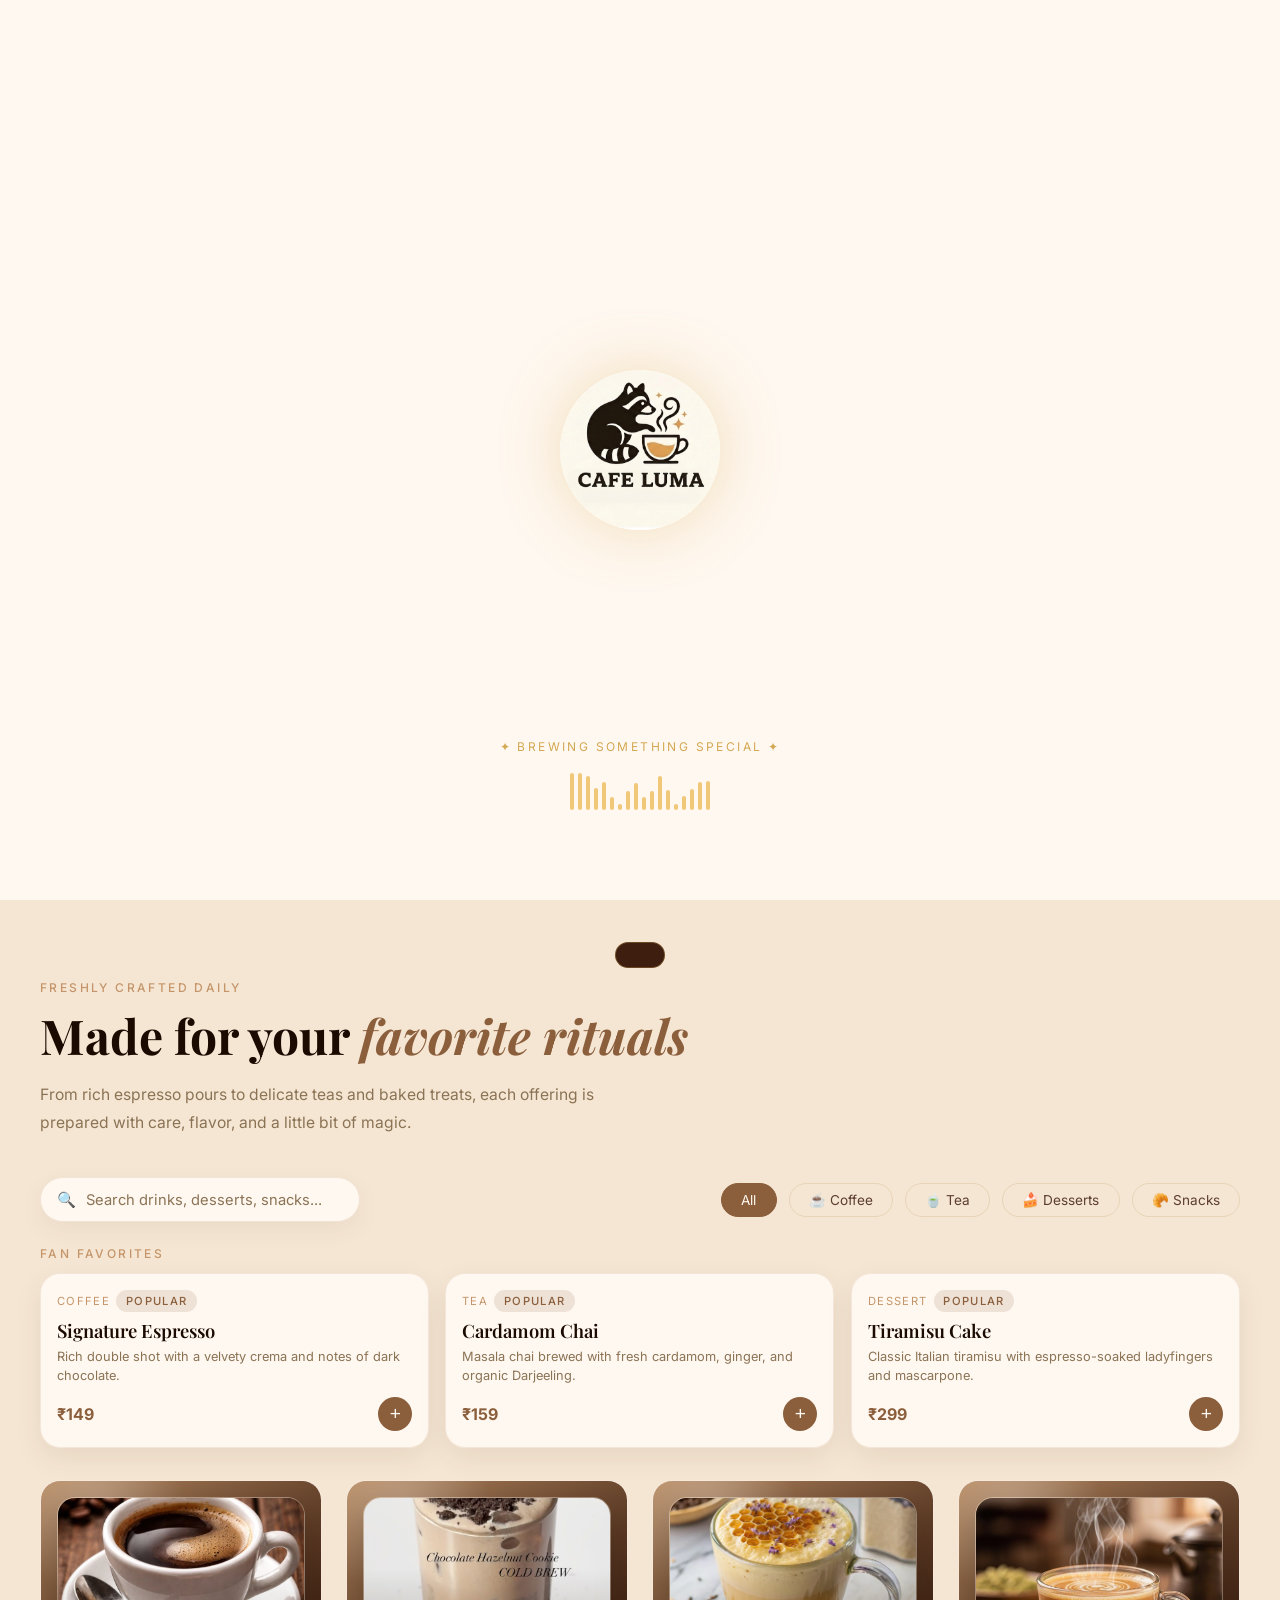
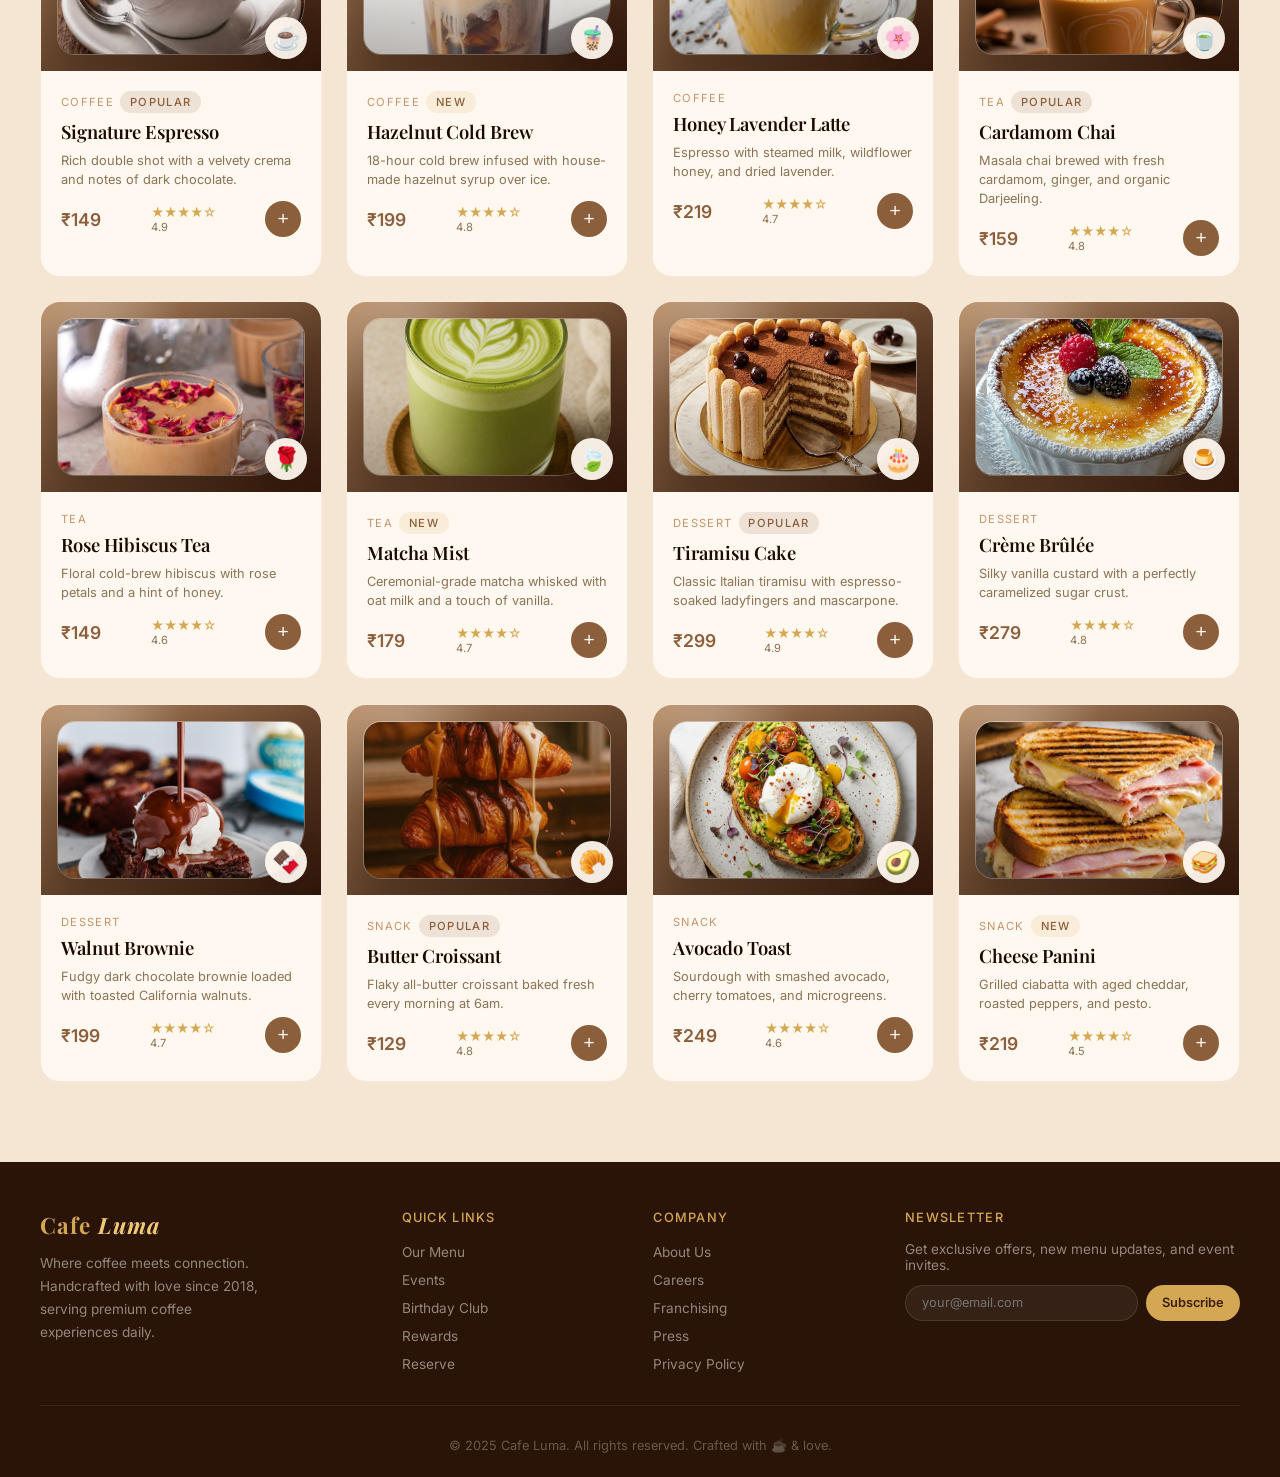
<file: index.html>
<!DOCTYPE html>
<html lang="en">
<head>
<meta charset="UTF-8">
<meta name="viewport" content="width=device-width, initial-scale=1.0">
<title>Cafe Luma — Where Coffee Meets Connection</title>
<meta name="description" content="Cafe Luma — Premium coffee experience with handcrafted beverages, artisan desserts, and an unforgettable atmosphere.">
<link rel="preconnect" href="https://fonts.googleapis.com">
<link href="https://fonts.googleapis.com/css2?family=Playfair+Display:ital,wght@0,400;0,600;0,700;1,400&family=Inter:wght@300;400;500;600&family=Cormorant+Garamond:ital,wght@0,300;0,400;1,300&display=swap" rel="stylesheet">
<link rel="stylesheet" href="style.css">
</head>
<body>

<!-- PRELOADER -->
<div id="preloader">
  <div class="preloader-content">
    <img src="img/logo.jpeg" id="preloader-logo" class="preloader-logo" alt="Cafe Luma Logo">
    <div class="preloader-eq-container">
      <span class="eq-label">✦ Brewing Something Special ✦</span>
      <div class="eq-waves" id="eq-waves"></div>
    </div>
  </div>
</div>

<!-- GLOBAL DIAMOND CANVAS -->
<canvas id="global-3d-canvas" class="global-3d-canvas"></canvas>

<!-- NAV -->
<nav id="navbar">
  <a href="index.html" class="logo">Cafe <span>Luma</span></a>
  <ul class="nav-links" id="navLinks">
    <li><a href="index.html" class="active">Menu</a></li>
    <li><a href="order.html">Order <span class="nav-cart-count" id="navCartCount">0</span></a></li>
    <li><a href="recommender.html">Recommender</a></li>
    <li><a href="birthday.html">Birthday Club</a></li>
    <li><a href="rewards.html">Rewards</a></li>
    <li><a href="events.html">Events</a></li>
    <li><a href="gallery.html">Gallery</a></li>
    <li><a href="reservation.html">Reserve</a></li>
    <li><a href="contact.html">Contact</a></li>
  </ul>
  <div class="nav-right">
    <a href="reservation.html" class="nav-cta">Reserve a Table</a>
    <div class="hamburger" id="hamburger"><span></span><span></span><span></span></div>
  </div>
</nav>

<!-- HERO -->
<section id="hero">
  <div class="hero-bg"></div>
  <div class="hero-overlay"></div>
  <div class="hero-orb orb1"></div>
  <div class="hero-orb orb2"></div>
  <div class="hero-content">
    <div class="hero-badge">✦ Patna's Cozy Coffee House ✦</div>
    <h1 class="hero-title">Brewed for<br><em>slow mornings and bright days</em></h1>
    <p class="hero-sub">Discover handcrafted coffees, fresh bakes, and warm conversations in a space designed for comfort, creativity, and unforgettable little moments.</p>
    <div class="hero-btns">
      <a href="#menu" class="btn-primary">Browse the Menu</a>
      <a href="reservation.html" class="btn-outline">Book Your Table</a>
    </div>
  </div>
  <div class="scroll-indicator">
    <div class="scroll-dot"></div>
    <span>Scroll</span>
  </div>
</section>

<!-- MENU -->
<section id="menu" style="position:relative;z-index:1;background:var(--beige)">
  <div class="container">
    <div class="section-header reveal">
      <div class="section-label">Freshly Crafted Daily</div>
      <h2 class="section-title">Made for your <em>favorite rituals</em></h2>
      <p class="section-desc">From rich espresso pours to delicate teas and baked treats, each offering is prepared with care, flavor, and a little bit of magic.</p>
    </div>
    <div class="menu-toolbar reveal">
      <div class="search-box">
        <span class="search-icon">🔍</span>
        <input type="text" id="menuSearch" placeholder="Search drinks, desserts, snacks...">
      </div>
      <div class="menu-filters">
        <button class="filter-btn active" data-filter="all">All</button>
        <button class="filter-btn" data-filter="coffee">☕ Coffee</button>
        <button class="filter-btn" data-filter="tea">🍵 Tea</button>
        <button class="filter-btn" data-filter="dessert">🍰 Desserts</button>
        <button class="filter-btn" data-filter="snack">🥐 Snacks</button>
      </div>
    </div>
    <div class="bestsellers reveal">
      <div class="section-label">Fan Favorites</div>
      <div class="bestseller-grid" id="bestsellerGrid"></div>
    </div>
    <div class="menu-grid" id="menuGrid"></div>
  </div>
</section>

<!-- FOOTER -->
<footer>
  <div class="footer-grid">
    <div class="footer-brand">
      <div class="logo" style="font-size:1.4rem;color:var(--gold);font-family:'Playfair Display',serif;font-weight:700">Cafe <span style="font-style:italic;color:var(--gold-light)">Luma</span></div>
      <p>Where coffee meets connection. Handcrafted with love since 2018, serving premium coffee experiences daily.</p>
    </div>
    <div class="footer-col">
      <h4>Quick Links</h4>
      <ul class="footer-links">
        <li><a href="index.html">Our Menu</a></li>
        <li><a href="events.html">Events</a></li>
        <li><a href="birthday.html">Birthday Club</a></li>
        <li><a href="rewards.html">Rewards</a></li>
        <li><a href="reservation.html">Reserve</a></li>
      </ul>
    </div>
    <div class="footer-col">
      <h4>Company</h4>
      <ul class="footer-links">
        <li><a href="#">About Us</a></li>
        <li><a href="#">Careers</a></li>
        <li><a href="#">Franchising</a></li>
        <li><a href="#">Press</a></li>
        <li><a href="#">Privacy Policy</a></li>
      </ul>
    </div>
    <div class="footer-col">
      <h4>Newsletter</h4>
      <p style="color:rgba(255,248,240,0.5);font-size:.85rem;margin-bottom:.75rem">Get exclusive offers, new menu updates, and event invites.</p>
      <div class="newsletter-form">
        <input type="email" placeholder="your@email.com">
        <button onclick="showToast('Subscribed! Welcome to the Luma family ✦')">Subscribe</button>
      </div>
    </div>
  </div>
  <div class="footer-bottom">
    <p>© 2025 Cafe Luma. All rights reserved. Crafted with ☕ &amp; love.</p>
  </div>
</footer>

<!-- CHATBOT -->
<button class="chat-fab" id="chatFab" onclick="toggleChat()">💬</button>
<div class="chat-window" id="chatWindow">
  <div class="chat-header">
    <div class="chat-avatar">☕</div>
    <div class="chat-header-info">
      <div class="name">Luma Assistant</div>
      <div class="status">● Online — here to help</div>
    </div>
    <button class="chat-close" onclick="toggleChat()">✕</button>
  </div>
  <div class="chat-messages" id="chatMessages"></div>
  <div class="quick-replies" id="quickReplies">
    <button class="qr-btn" onclick="sendQuickReply('Menu')">📋 Menu</button>
    <button class="qr-btn" onclick="sendQuickReply('Hours')">⏰ Hours</button>
    <button class="qr-btn" onclick="sendQuickReply('Reserve')">🪑 Reserve</button>
    <button class="qr-btn" onclick="sendQuickReply('Offers')">🎁 Offers</button>
  </div>
  <div class="chat-input-area">
    <input type="text" class="chat-input" id="chatInput" placeholder="Ask anything..." onkeydown="if(event.key==='Enter')sendChat()">
    <button class="chat-send" onclick="sendChat()">➤</button>
  </div>
</div>

<!-- CUSTOM CURSOR -->
<div id="custom-cursor"></div>
<div class="toast" id="toast"></div>

<script src="shared.js"></script>
<script src="script.js"></script>
</body>
</html>
</file>
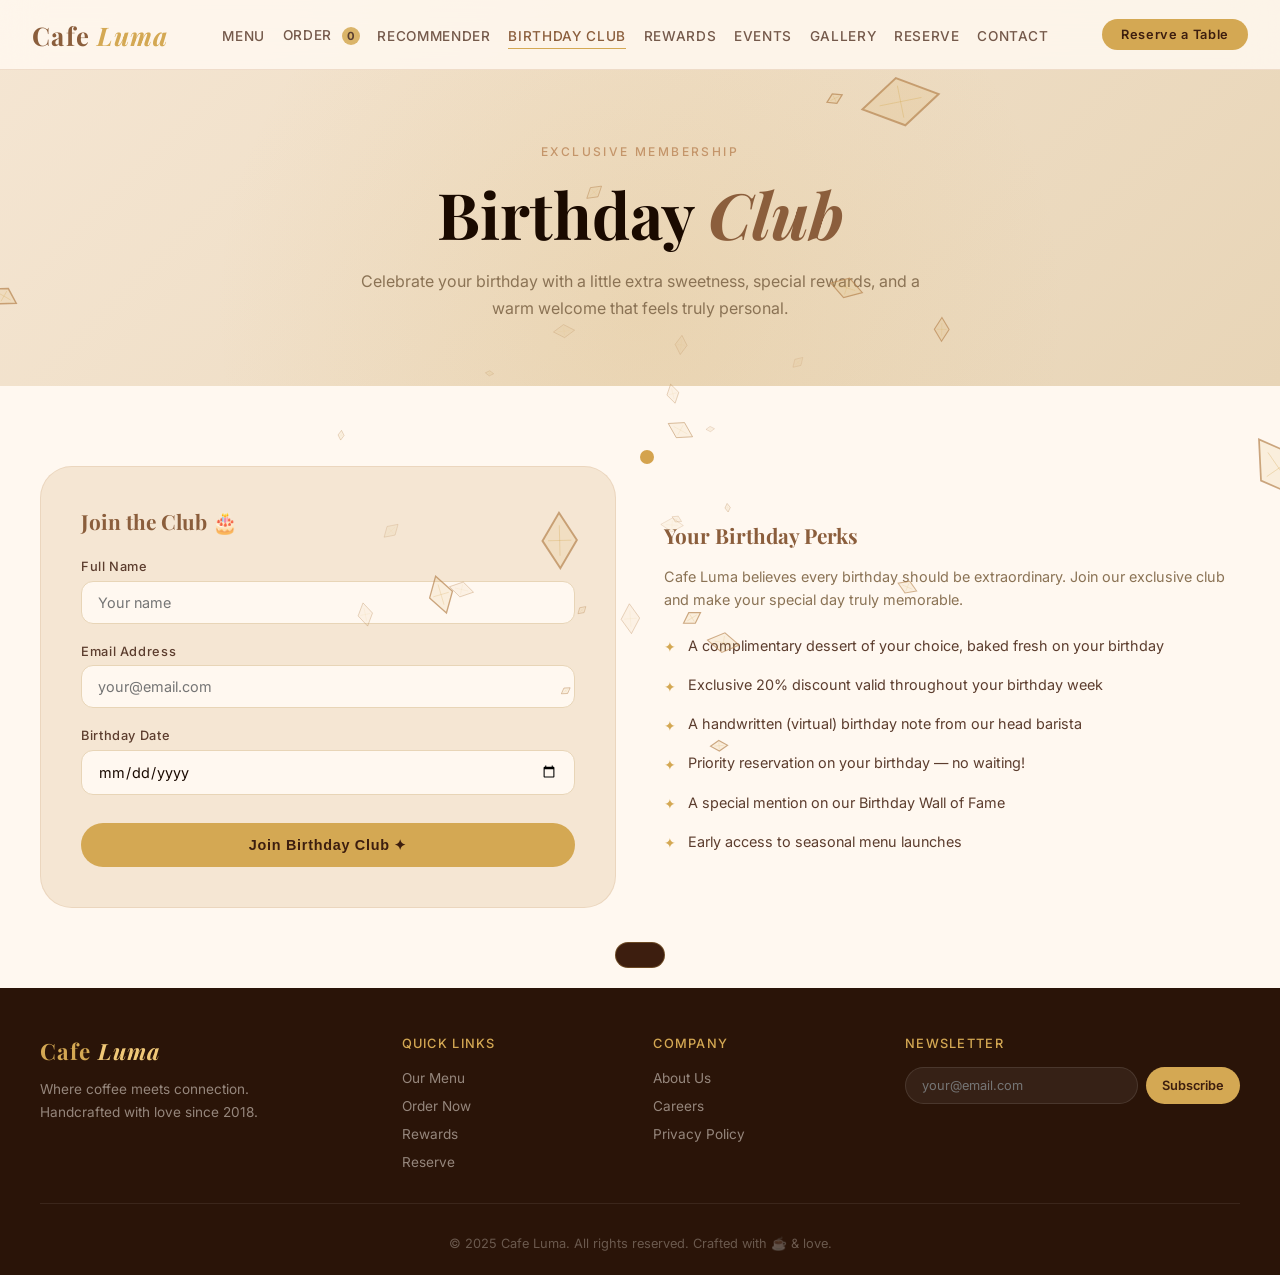
<file: birthday.html>
<!DOCTYPE html>
<html lang="en">
<head>
<meta charset="UTF-8"><meta name="viewport" content="width=device-width, initial-scale=1.0">
<title>Birthday Club — Cafe Luma</title>
<meta name="description" content="Join Cafe Luma's Birthday Club and celebrate your special day with exclusive perks.">
<link rel="preconnect" href="https://fonts.googleapis.com">
<link href="https://fonts.googleapis.com/css2?family=Playfair+Display:ital,wght@0,400;0,600;0,700;1,400&family=Inter:wght@300;400;500;600&display=swap" rel="stylesheet">
<link rel="stylesheet" href="style.css">
</head>
<body>
<canvas id="global-3d-canvas" class="global-3d-canvas"></canvas>
<nav id="navbar">
  <a href="index.html" class="logo">Cafe <span>Luma</span></a>
  <ul class="nav-links" id="navLinks">
    <li><a href="index.html">Menu</a></li>
    <li><a href="order.html">Order <span class="nav-cart-count" id="navCartCount">0</span></a></li>
    <li><a href="recommender.html">Recommender</a></li>
    <li><a href="birthday.html" class="active">Birthday Club</a></li>
    <li><a href="rewards.html">Rewards</a></li>
    <li><a href="events.html">Events</a></li>
    <li><a href="gallery.html">Gallery</a></li>
    <li><a href="reservation.html">Reserve</a></li>
    <li><a href="contact.html">Contact</a></li>
  </ul>
  <div class="nav-right">
    <a href="reservation.html" class="nav-cta">Reserve a Table</a>
    <div class="hamburger" id="hamburger"><span></span><span></span><span></span></div>
  </div>
</nav>

<div class="page-hero">
  <div class="page-hero-content">
    <div class="section-label">Exclusive Membership</div>
    <h1>Birthday <em>Club</em></h1>
    <p>Celebrate your birthday with a little extra sweetness, special rewards, and a warm welcome that feels truly personal.</p>
  </div>
</div>

<section style="background:var(--cream);position:relative;z-index:1">
  <div class="container">
    <div class="bday-grid reveal">
      <div>
        <div class="bday-form-wrap" id="bdayFormWrap">
          <h3 style="font-family:'Playfair Display',serif;color:var(--coffee);margin-bottom:1.5rem;font-size:1.3rem">Join the Club 🎂</h3>
          <div class="form-field"><label>Full Name</label><input type="text" id="bdayName" placeholder="Your name"></div>
          <div class="form-field"><label>Email Address</label><input type="email" id="bdayEmail" placeholder="your@email.com"></div>
          <div class="form-field"><label>Birthday Date</label><input type="date" id="bdayDate"></div>
          <button class="btn-primary" style="width:100%;margin-top:.5rem" onclick="joinBdayClub()">Join Birthday Club ✦</button>
        </div>
        <div class="bday-dashboard" id="bdayDashboard">
          <span class="bday-cake">🎂</span>
          <div class="bday-greeting" id="bdayGreeting">Happy Birthday!</div>
          <p style="color:var(--text-light);font-size:.9rem;margin-bottom:1rem">You're officially part of the Cafe Luma Birthday Club</p>
          <div class="bday-benefits">
            <div class="bday-benefit"><span>🍰</span><span>Free Dessert Coupon on your birthday</span></div>
            <div class="bday-benefit"><span>🎁</span><span>20% Birthday Discount all week</span></div>
            <div class="bday-benefit"><span>💌</span><span>Personalized birthday message</span></div>
          </div>
          <div class="coupon">
            <div style="font-size:.75rem;opacity:.7;margin-bottom:.25rem">Your Birthday Coupon</div>
            <div class="coupon-code" id="couponCode">BDAY-LUMA-2025</div>
            <div class="coupon-text">Valid on your birthday · Free Dessert + 20% off</div>
          </div>
        </div>
      </div>
      <div>
        <h3 style="font-family:'Playfair Display',serif;color:var(--coffee);font-size:1.3rem;margin-bottom:1rem">Your Birthday Perks</h3>
        <p style="color:var(--text-light);font-size:.9rem;line-height:1.6;margin-bottom:1.5rem">Cafe Luma believes every birthday should be extraordinary. Join our exclusive club and make your special day truly memorable.</p>
        <ul class="bday-perks">
          <li>A complimentary dessert of your choice, baked fresh on your birthday</li>
          <li>Exclusive 20% discount valid throughout your birthday week</li>
          <li>A handwritten (virtual) birthday note from our head barista</li>
          <li>Priority reservation on your birthday — no waiting!</li>
          <li>A special mention on our Birthday Wall of Fame</li>
          <li>Early access to seasonal menu launches</li>
        </ul>
      </div>
    </div>
  </div>
</section>

<footer>
  <div class="footer-grid">
    <div class="footer-brand">
      <div class="logo" style="font-size:1.4rem;color:var(--gold);font-family:'Playfair Display',serif;font-weight:700">Cafe <span style="font-style:italic;color:var(--gold-light)">Luma</span></div>
      <p>Where coffee meets connection. Handcrafted with love since 2018.</p>
    </div>
    <div class="footer-col"><h4>Quick Links</h4><ul class="footer-links">
      <li><a href="index.html">Our Menu</a></li><li><a href="order.html">Order Now</a></li>
      <li><a href="rewards.html">Rewards</a></li><li><a href="reservation.html">Reserve</a></li>
    </ul></div>
    <div class="footer-col"><h4>Company</h4><ul class="footer-links">
      <li><a href="#">About Us</a></li><li><a href="#">Careers</a></li><li><a href="#">Privacy Policy</a></li>
    </ul></div>
    <div class="footer-col"><h4>Newsletter</h4>
      <div class="newsletter-form"><input type="email" placeholder="your@email.com"><button onclick="showToast('Subscribed! ✦')">Subscribe</button></div>
    </div>
  </div>
  <div class="footer-bottom"><p>© 2025 Cafe Luma. All rights reserved. Crafted with ☕ &amp; love.</p></div>
</footer>

<div id="custom-cursor"></div>
<div class="toast" id="toast"></div>
<script src="shared.js"></script>
<script>
function joinBdayClub(){
  const name=document.getElementById('bdayName').value.trim();
  const email=document.getElementById('bdayEmail').value.trim();
  const date=document.getElementById('bdayDate').value;
  if(!name||!email||!date){showToast('Please fill all fields ✦');return;}
  document.getElementById('bdayFormWrap').style.display='none';
  const code='BDAY-'+name.slice(0,4).toUpperCase()+'-'+Math.floor(1000+Math.random()*9000);
  document.getElementById('couponCode').textContent=code;
  document.getElementById('bdayGreeting').textContent=`🎉 Welcome, ${name.split(' ')[0]}!`;
  document.getElementById('bdayDashboard').classList.add('show');
  showToast(`Welcome to the Birthday Club, ${name.split(' ')[0]}! 🎂`);
}
</script>
</body>
</html>
</file>
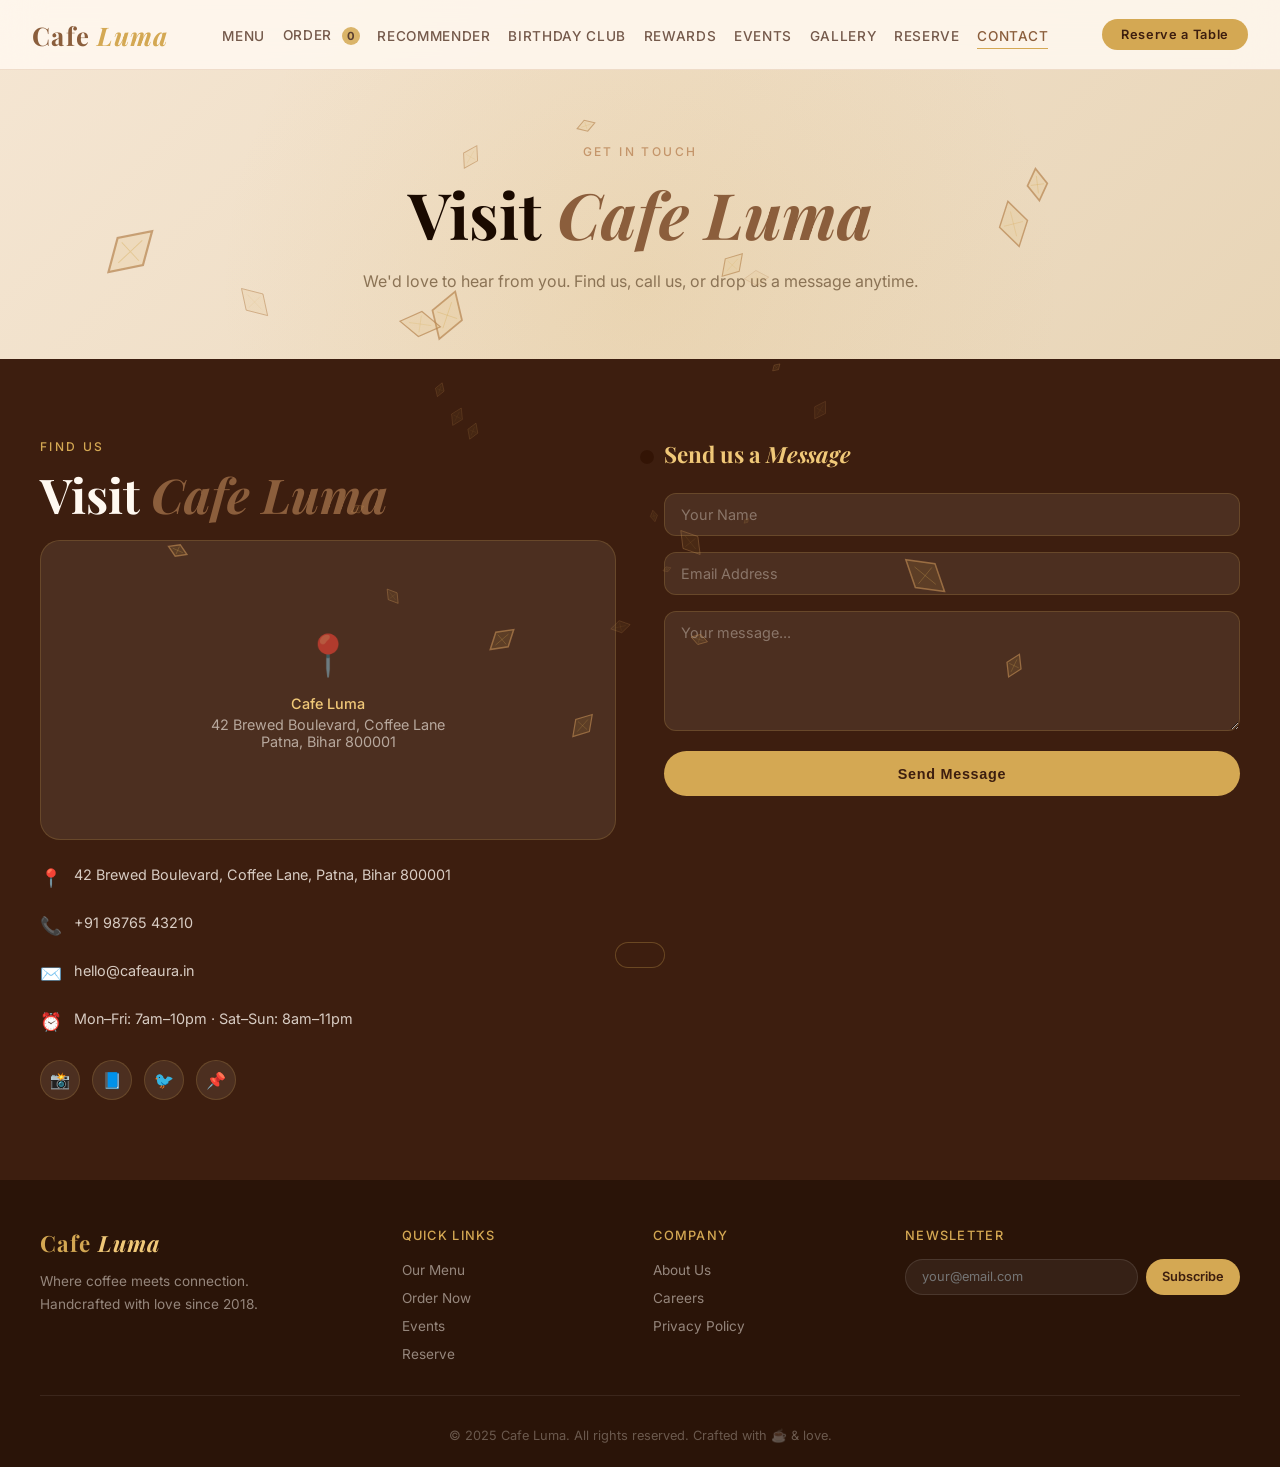
<file: contact.html>
<!DOCTYPE html>
<html lang="en">
<head>
<meta charset="UTF-8"><meta name="viewport" content="width=device-width, initial-scale=1.0">
<title>Contact — Cafe Luma</title>
<meta name="description" content="Find Cafe Luma at 42 Brewed Boulevard, Patna. Get directions, hours, and send us a message.">
<link rel="preconnect" href="https://fonts.googleapis.com">
<link href="https://fonts.googleapis.com/css2?family=Playfair+Display:ital,wght@0,400;0,600;0,700;1,400&family=Inter:wght@300;400;500;600&display=swap" rel="stylesheet">
<link rel="stylesheet" href="style.css">
</head>
<body>
<canvas id="global-3d-canvas" class="global-3d-canvas"></canvas>
<nav id="navbar">
  <a href="index.html" class="logo">Cafe <span>Luma</span></a>
  <ul class="nav-links" id="navLinks">
    <li><a href="index.html">Menu</a></li>
    <li><a href="order.html">Order <span class="nav-cart-count" id="navCartCount">0</span></a></li>
    <li><a href="recommender.html">Recommender</a></li>
    <li><a href="birthday.html">Birthday Club</a></li>
    <li><a href="rewards.html">Rewards</a></li>
    <li><a href="events.html">Events</a></li>
    <li><a href="gallery.html">Gallery</a></li>
    <li><a href="reservation.html">Reserve</a></li>
    <li><a href="contact.html" class="active">Contact</a></li>
  </ul>
  <div class="nav-right">
    <a href="reservation.html" class="nav-cta">Reserve a Table</a>
    <div class="hamburger" id="hamburger"><span></span><span></span><span></span></div>
  </div>
</nav>

<div class="page-hero">
  <div class="page-hero-content">
    <div class="section-label">Get In Touch</div>
    <h1>Visit <em>Cafe Luma</em></h1>
    <p>We'd love to hear from you. Find us, call us, or drop us a message anytime.</p>
  </div>
</div>

<section id="contact-section" style="padding-top:5rem">
  <div class="container">
    <div class="contact-grid">
      <div class="reveal">
        <div class="section-label" style="color:var(--gold)">Find Us</div>
        <h2 class="section-title" style="color:var(--cream)">Visit <em>Cafe Luma</em></h2>
        <div class="map-placeholder">
          <span>📍</span>
          <div style="text-align:center">
            <div style="color:var(--gold-light);font-weight:500;margin-bottom:.25rem">Cafe Luma</div>
            <div>42 Brewed Boulevard, Coffee Lane</div>
            <div>Patna, Bihar 800001</div>
          </div>
        </div>
        <div class="contact-info">
          <div class="contact-item"><span class="contact-item-icon">📍</span><span>42 Brewed Boulevard, Coffee Lane, Patna, Bihar 800001</span></div>
          <div class="contact-item"><span class="contact-item-icon">📞</span><span>+91 98765 43210</span></div>
          <div class="contact-item"><span class="contact-item-icon">✉️</span><span>hello@cafeaura.in</span></div>
          <div class="contact-item"><span class="contact-item-icon">⏰</span><span>Mon–Fri: 7am–10pm · Sat–Sun: 8am–11pm</span></div>
        </div>
        <div class="social-links">
          <a href="#" class="social-link" title="Instagram">📸</a>
          <a href="#" class="social-link" title="Facebook">📘</a>
          <a href="#" class="social-link" title="Twitter">🐦</a>
          <a href="#" class="social-link" title="Pinterest">📌</a>
        </div>
      </div>
      <div class="reveal">
        <h3 style="font-family:'Playfair Display',serif;color:var(--gold-light);font-size:1.4rem;margin-bottom:1.5rem">Send us a <em>Message</em></h3>
        <div class="contact-form">
          <input type="text" placeholder="Your Name">
          <input type="email" placeholder="Email Address">
          <textarea placeholder="Your message..."></textarea>
          <button class="btn-primary" style="width:100%" onclick="showToast('Message sent! We\'ll get back to you soon ✦')">Send Message</button>
        </div>
      </div>
    </div>
  </div>
</section>

<footer>
  <div class="footer-grid">
    <div class="footer-brand">
      <div class="logo" style="font-size:1.4rem;color:var(--gold);font-family:'Playfair Display',serif;font-weight:700">Cafe <span style="font-style:italic;color:var(--gold-light)">Luma</span></div>
      <p>Where coffee meets connection. Handcrafted with love since 2018.</p>
    </div>
    <div class="footer-col"><h4>Quick Links</h4><ul class="footer-links">
      <li><a href="index.html">Our Menu</a></li><li><a href="order.html">Order Now</a></li>
      <li><a href="events.html">Events</a></li><li><a href="reservation.html">Reserve</a></li>
    </ul></div>
    <div class="footer-col"><h4>Company</h4><ul class="footer-links">
      <li><a href="#">About Us</a></li><li><a href="#">Careers</a></li><li><a href="#">Privacy Policy</a></li>
    </ul></div>
    <div class="footer-col"><h4>Newsletter</h4>
      <div class="newsletter-form"><input type="email" placeholder="your@email.com"><button onclick="showToast('Subscribed! ✦')">Subscribe</button></div>
    </div>
  </div>
  <div class="footer-bottom"><p>© 2025 Cafe Luma. All rights reserved. Crafted with ☕ &amp; love.</p></div>
</footer>

<div id="custom-cursor"></div>
<div class="toast" id="toast"></div>
<script src="shared.js"></script>
</body>
</html>
</file>
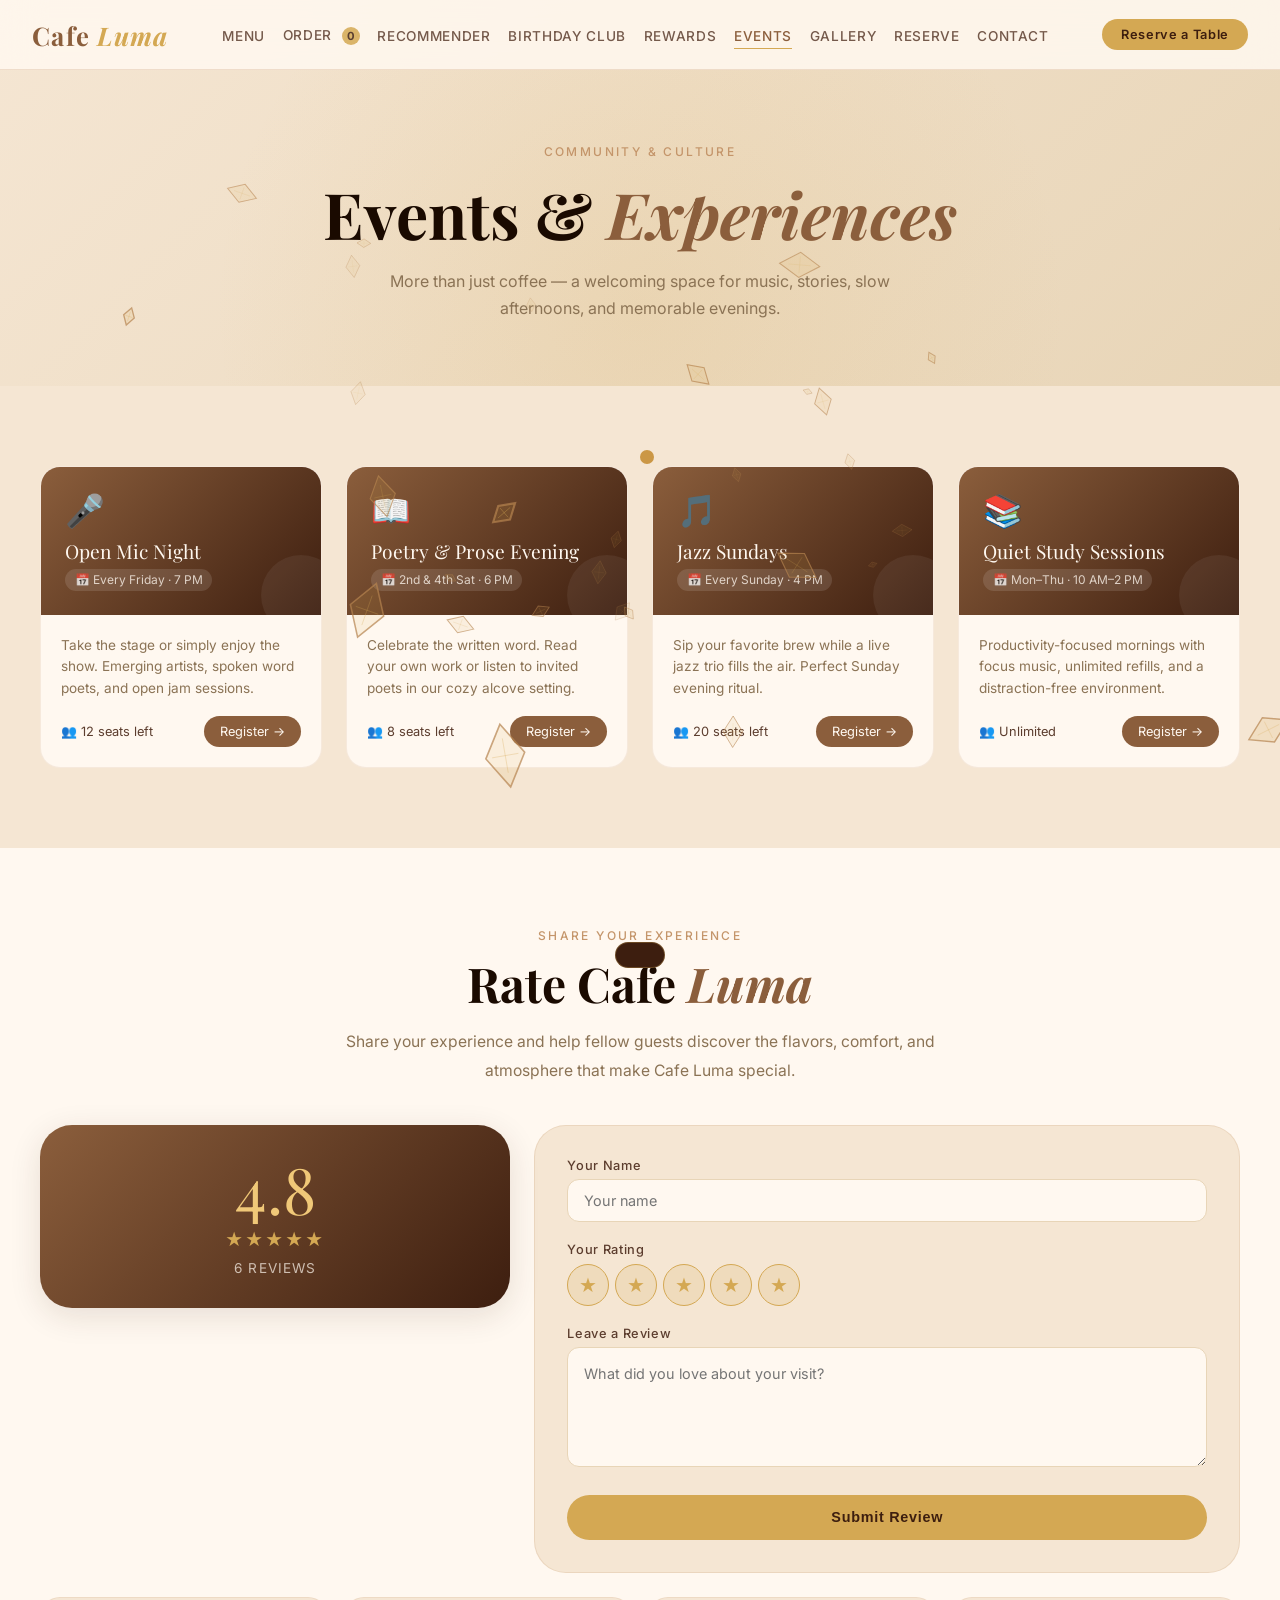
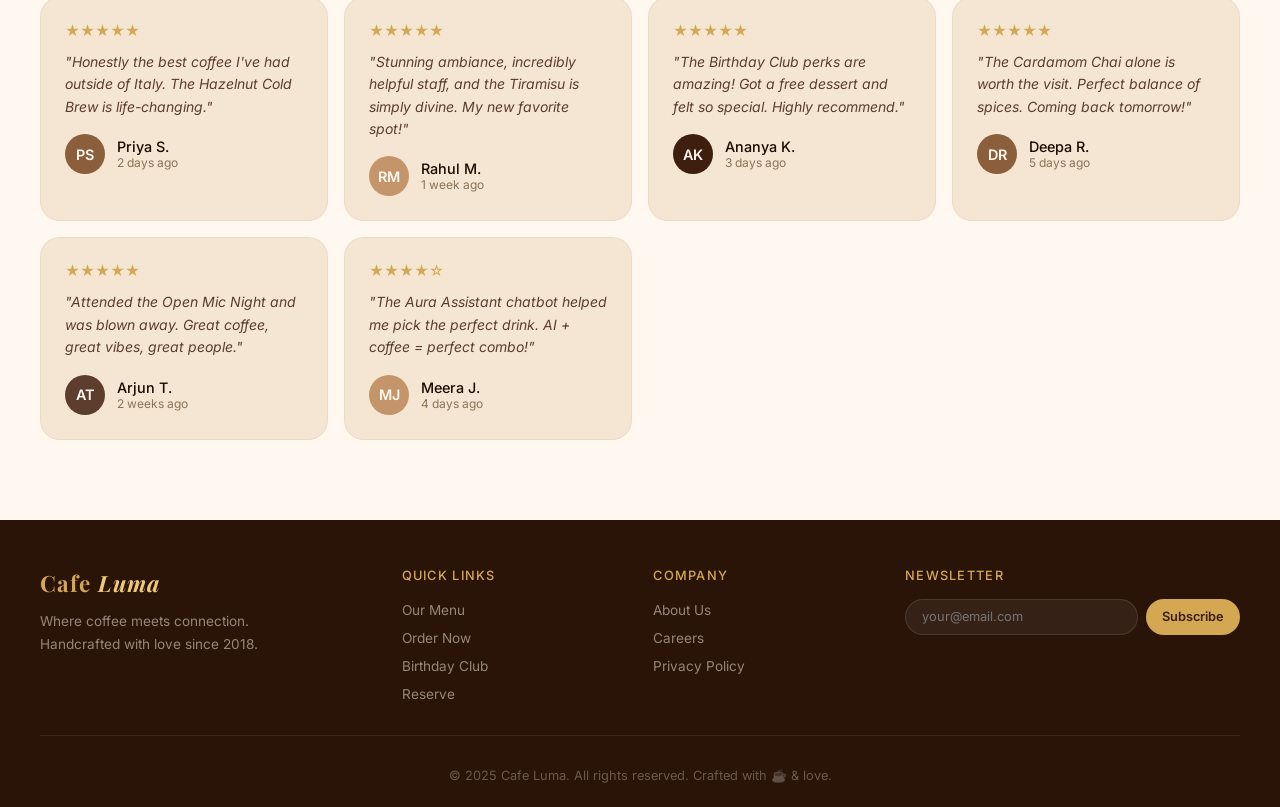
<file: events.html>
<!DOCTYPE html>
<html lang="en">
<head>
<meta charset="UTF-8"><meta name="viewport" content="width=device-width, initial-scale=1.0">
<title>Events & Reviews — Cafe Luma</title>
<meta name="description" content="Discover events, live music, and community experiences at Cafe Luma. Read and share reviews.">
<link rel="preconnect" href="https://fonts.googleapis.com">
<link href="https://fonts.googleapis.com/css2?family=Playfair+Display:ital,wght@0,400;0,600;0,700;1,400&family=Inter:wght@300;400;500;600&display=swap" rel="stylesheet">
<link rel="stylesheet" href="style.css">
</head>
<body>
<canvas id="global-3d-canvas" class="global-3d-canvas"></canvas>
<nav id="navbar">
  <a href="index.html" class="logo">Cafe <span>Luma</span></a>
  <ul class="nav-links" id="navLinks">
    <li><a href="index.html">Menu</a></li>
    <li><a href="order.html">Order <span class="nav-cart-count" id="navCartCount">0</span></a></li>
    <li><a href="recommender.html">Recommender</a></li>
    <li><a href="birthday.html">Birthday Club</a></li>
    <li><a href="rewards.html">Rewards</a></li>
    <li><a href="events.html" class="active">Events</a></li>
    <li><a href="gallery.html">Gallery</a></li>
    <li><a href="reservation.html">Reserve</a></li>
    <li><a href="contact.html">Contact</a></li>
  </ul>
  <div class="nav-right">
    <a href="reservation.html" class="nav-cta">Reserve a Table</a>
    <div class="hamburger" id="hamburger"><span></span><span></span><span></span></div>
  </div>
</nav>

<div class="page-hero">
  <div class="page-hero-content">
    <div class="section-label">Community & Culture</div>
    <h1>Events & <em>Experiences</em></h1>
    <p>More than just coffee — a welcoming space for music, stories, slow afternoons, and memorable evenings.</p>
  </div>
</div>

<!-- EVENTS -->
<section style="background:var(--beige);position:relative;z-index:1">
  <div class="container">
    <div class="events-grid" id="eventsGrid"></div>
  </div>
</section>

<!-- REVIEWS -->
<section style="background:var(--cream);position:relative;z-index:1">
  <div class="container">
    <div class="section-header reveal" style="text-align:center">
      <div class="section-label">Share Your Experience</div>
      <h2 class="section-title">Rate Cafe <em>Luma</em></h2>
      <p class="section-desc" style="margin:0 auto">Share your experience and help fellow guests discover the flavors, comfort, and atmosphere that make Cafe Luma special.</p>
    </div>
    <div class="review-system reveal">
      <div class="rating-summary">
        <div class="rating-number" id="averageRating">4.9</div>
        <div class="rating-stars" id="averageStars">★★★★★</div>
        <div class="rating-count" id="ratingCount">8 reviews</div>
      </div>
      <div class="review-form-card">
        <div class="form-field"><label>Your Name</label><input type="text" id="reviewName" placeholder="Your name"></div>
        <div class="form-field">
          <label>Your Rating</label>
          <div class="star-picker" id="starPicker">
            <button type="button" class="star-btn active" data-rating="1">★</button>
            <button type="button" class="star-btn active" data-rating="2">★</button>
            <button type="button" class="star-btn active" data-rating="3">★</button>
            <button type="button" class="star-btn active" data-rating="4">★</button>
            <button type="button" class="star-btn active" data-rating="5">★</button>
          </div>
        </div>
        <div class="form-field"><label>Leave a Review</label><textarea id="reviewText" placeholder="What did you love about your visit?"></textarea></div>
        <button class="btn-primary review-submit" onclick="submitReview()">Submit Review</button>
      </div>
      <div class="recent-reviews" id="recentReviews"></div>
    </div>
  </div>
</section>

<footer>
  <div class="footer-grid">
    <div class="footer-brand">
      <div class="logo" style="font-size:1.4rem;color:var(--gold);font-family:'Playfair Display',serif;font-weight:700">Cafe <span style="font-style:italic;color:var(--gold-light)">Luma</span></div>
      <p>Where coffee meets connection. Handcrafted with love since 2018.</p>
    </div>
    <div class="footer-col"><h4>Quick Links</h4><ul class="footer-links">
      <li><a href="index.html">Our Menu</a></li><li><a href="order.html">Order Now</a></li>
      <li><a href="birthday.html">Birthday Club</a></li><li><a href="reservation.html">Reserve</a></li>
    </ul></div>
    <div class="footer-col"><h4>Company</h4><ul class="footer-links">
      <li><a href="#">About Us</a></li><li><a href="#">Careers</a></li><li><a href="#">Privacy Policy</a></li>
    </ul></div>
    <div class="footer-col"><h4>Newsletter</h4>
      <div class="newsletter-form"><input type="email" placeholder="your@email.com"><button onclick="showToast('Subscribed! ✦')">Subscribe</button></div>
    </div>
  </div>
  <div class="footer-bottom"><p>© 2025 Cafe Luma. All rights reserved. Crafted with ☕ &amp; love.</p></div>
</footer>

<div id="custom-cursor"></div>
<div class="toast" id="toast"></div>
<script src="shared.js"></script>
<script>
const events=[
  {icon:'🎤',name:'Open Mic Night',date:'Every Friday · 7 PM',desc:'Take the stage or simply enjoy the show. Emerging artists, spoken word poets, and open jam sessions.',seats:'12 seats left',cat:'Music'},
  {icon:'📖',name:'Poetry & Prose Evening',date:'2nd & 4th Sat · 6 PM',desc:'Celebrate the written word. Read your own work or listen to invited poets in our cozy alcove setting.',seats:'8 seats left',cat:'Literature'},
  {icon:'🎵',name:'Jazz Sundays',date:'Every Sunday · 4 PM',desc:'Sip your favorite brew while a live jazz trio fills the air. Perfect Sunday evening ritual.',seats:'20 seats left',cat:'Music'},
  {icon:'📚',name:'Quiet Study Sessions',date:'Mon–Thu · 10 AM–2 PM',desc:'Productivity-focused mornings with focus music, unlimited refills, and a distraction-free environment.',seats:'Unlimited',cat:'Productivity'},
];
document.getElementById('eventsGrid').innerHTML=events.map(e=>`
  <div class="event-card reveal">
    <div class="event-header">
      <span class="event-icon">${e.icon}</span>
      <div class="event-name">${e.name}</div>
      <span class="event-date-tag">📅 ${e.date}</span>
    </div>
    <div class="event-body">
      <div class="event-desc">${e.desc}</div>
      <div class="event-meta">
        <span>👥 ${e.seats}</span>
        <button class="event-register" onclick="showToast('Registered for ${e.name}! See you there 🎉')">Register →</button>
      </div>
    </div>
  </div>
`).join('');

// Re-observe dynamically added elements
setTimeout(()=>initReveal(),100);

const reviews=[
  {text:"Honestly the best coffee I've had outside of Italy. The Hazelnut Cold Brew is life-changing.",author:'Priya S.',date:'2 days ago',stars:5,color:'#8B5E3C',initials:'PS'},
  {text:'Stunning ambiance, incredibly helpful staff, and the Tiramisu is simply divine. My new favorite spot!',author:'Rahul M.',date:'1 week ago',stars:5,color:'#C4956A',initials:'RM'},
  {text:'The Birthday Club perks are amazing! Got a free dessert and felt so special. Highly recommend.',author:'Ananya K.',date:'3 days ago',stars:5,color:'#3D1E0F',initials:'AK'},
  {text:'The Cardamom Chai alone is worth the visit. Perfect balance of spices. Coming back tomorrow!',author:'Deepa R.',date:'5 days ago',stars:5,color:'#8B5E3C',initials:'DR'},
  {text:'Attended the Open Mic Night and was blown away. Great coffee, great vibes, great people.',author:'Arjun T.',date:'2 weeks ago',stars:5,color:'#5C3D2E',initials:'AT'},
  {text:'The Aura Assistant chatbot helped me pick the perfect drink. AI + coffee = perfect combo!',author:'Meera J.',date:'4 days ago',stars:4,color:'#C4956A',initials:'MJ'},
];
let selectedReviewRating=5;
function getInitials(name){return name.split(' ').filter(Boolean).slice(0,2).map(p=>p[0].toUpperCase()).join('')||'CL';}
function getStars(rating){return'★'.repeat(rating)+'☆'.repeat(5-rating);}
function updateStarPicker(rating){
  selectedReviewRating=rating;
  document.querySelectorAll('.star-btn').forEach(btn=>{btn.classList.toggle('active',Number(btn.dataset.rating)<=rating);});
}
function renderReviewSystem(){
  const total=reviews.reduce((s,r)=>s+r.stars,0);
  const avg=(total/reviews.length).toFixed(1);
  document.getElementById('averageRating').textContent=avg;
  document.getElementById('averageStars').textContent=getStars(Math.round(avg));
  document.getElementById('ratingCount').textContent=`${reviews.length} review${reviews.length===1?'':'s'}`;
  document.getElementById('recentReviews').innerHTML=reviews.slice(0,6).map(r=>`
    <div class="review-card">
      <div class="review-stars">${getStars(r.stars)}</div>
      <div class="review-text">"${r.text}"</div>
      <div class="review-author">
        <div class="review-avatar" style="background:${r.color}">${r.initials}</div>
        <div><div class="review-name">${r.author}</div><div class="review-date">${r.date}</div></div>
      </div>
    </div>
  `).join('');
}
document.querySelectorAll('.star-btn').forEach(btn=>btn.addEventListener('click',()=>updateStarPicker(Number(btn.dataset.rating))));
function submitReview(){
  const name=document.getElementById('reviewName').value.trim();
  const text=document.getElementById('reviewText').value.trim();
  if(!name||!text){showToast('Please add your name and review before submitting.');return;}
  reviews.unshift({text,author:name,date:'Just now',stars:selectedReviewRating,color:'#8B5E3C',initials:getInitials(name)});
  document.getElementById('reviewName').value='';document.getElementById('reviewText').value='';
  updateStarPicker(5);renderReviewSystem();showToast('Thank you for sharing your review!');
}
renderReviewSystem();
</script>
</body>
</html>
</file>
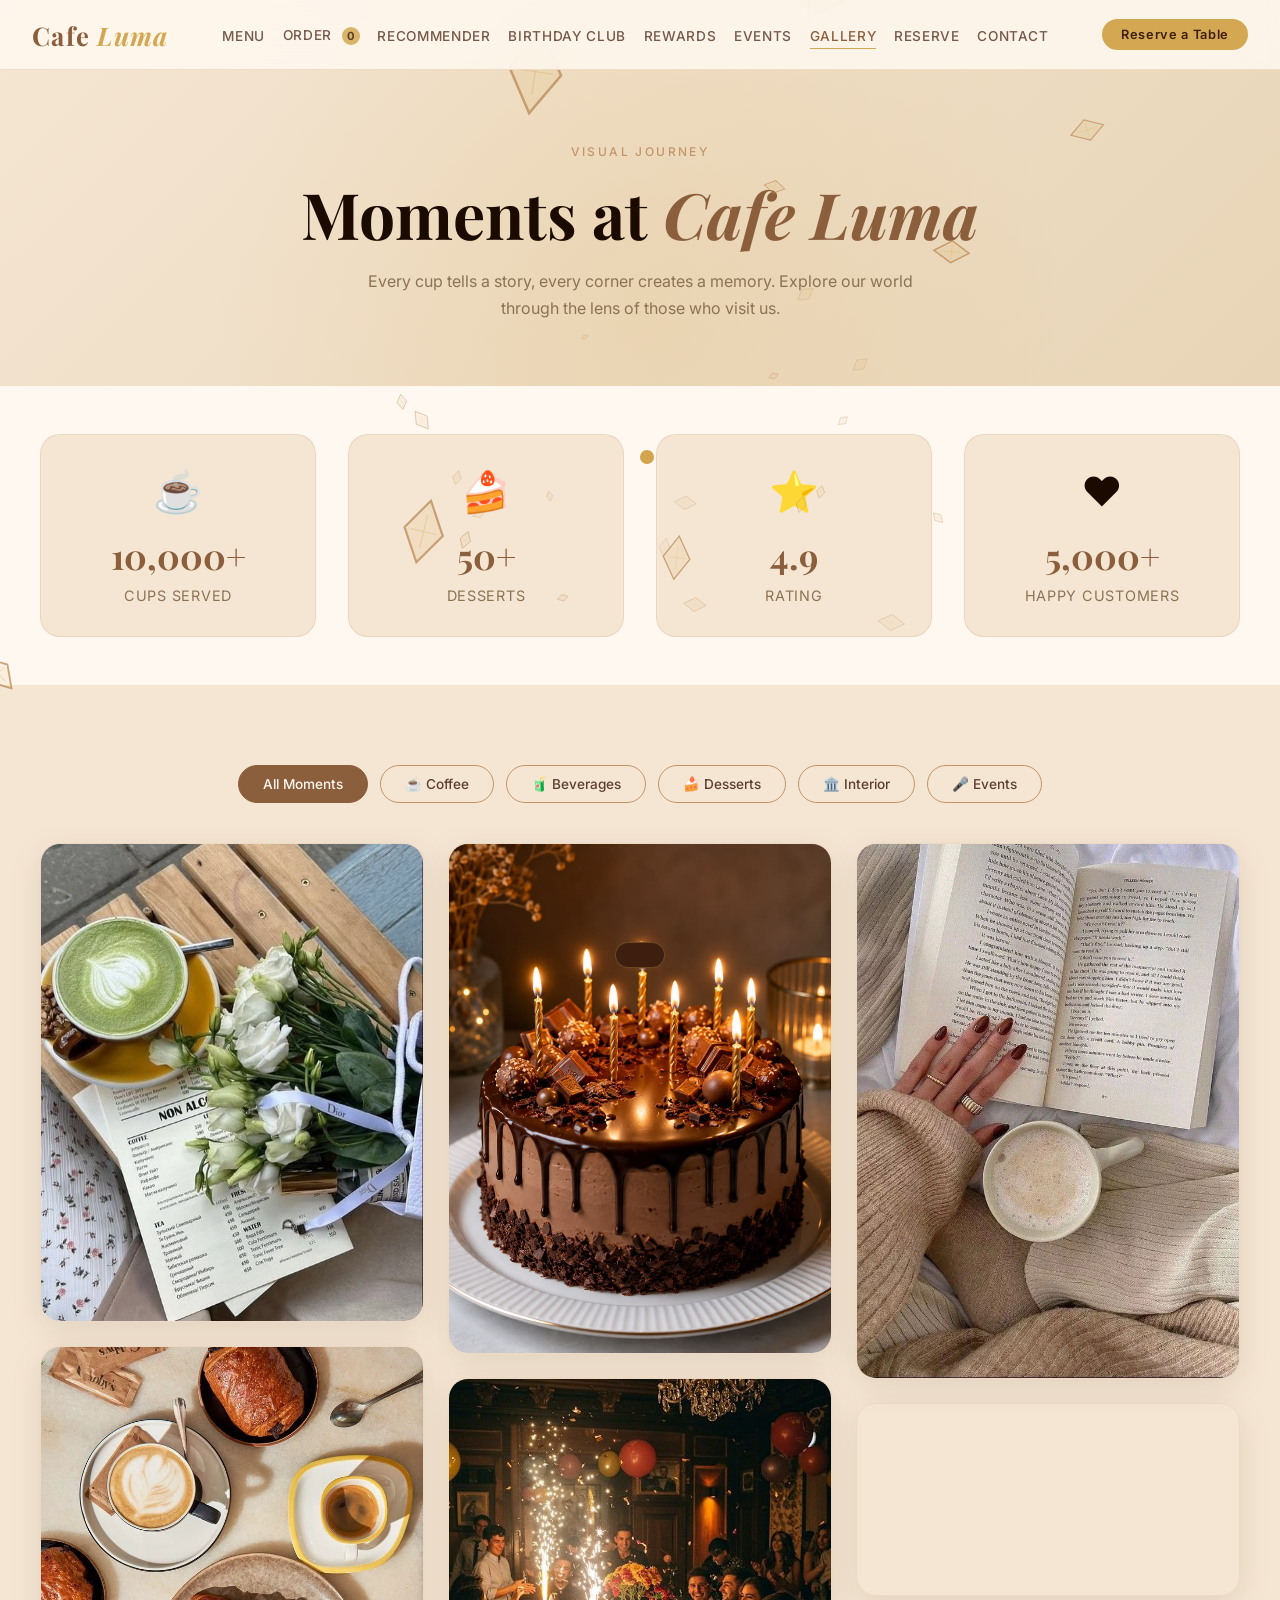
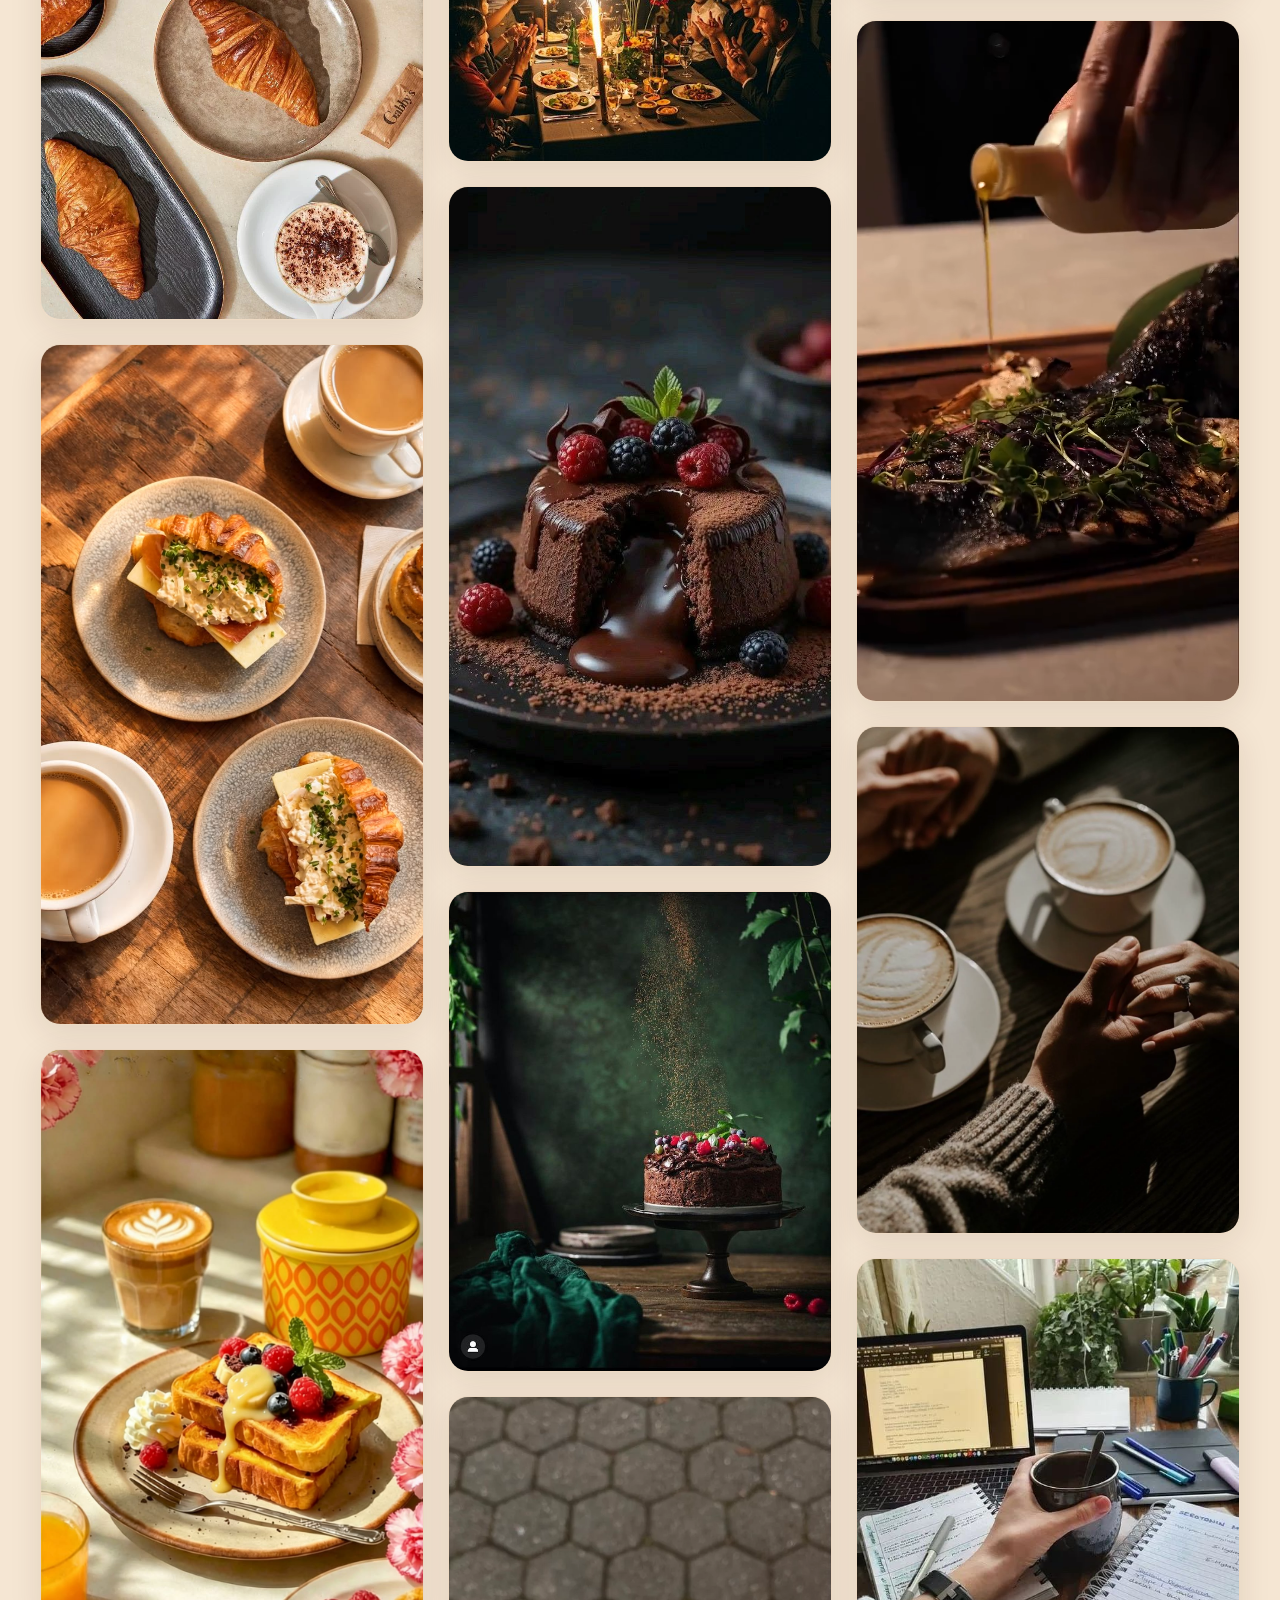
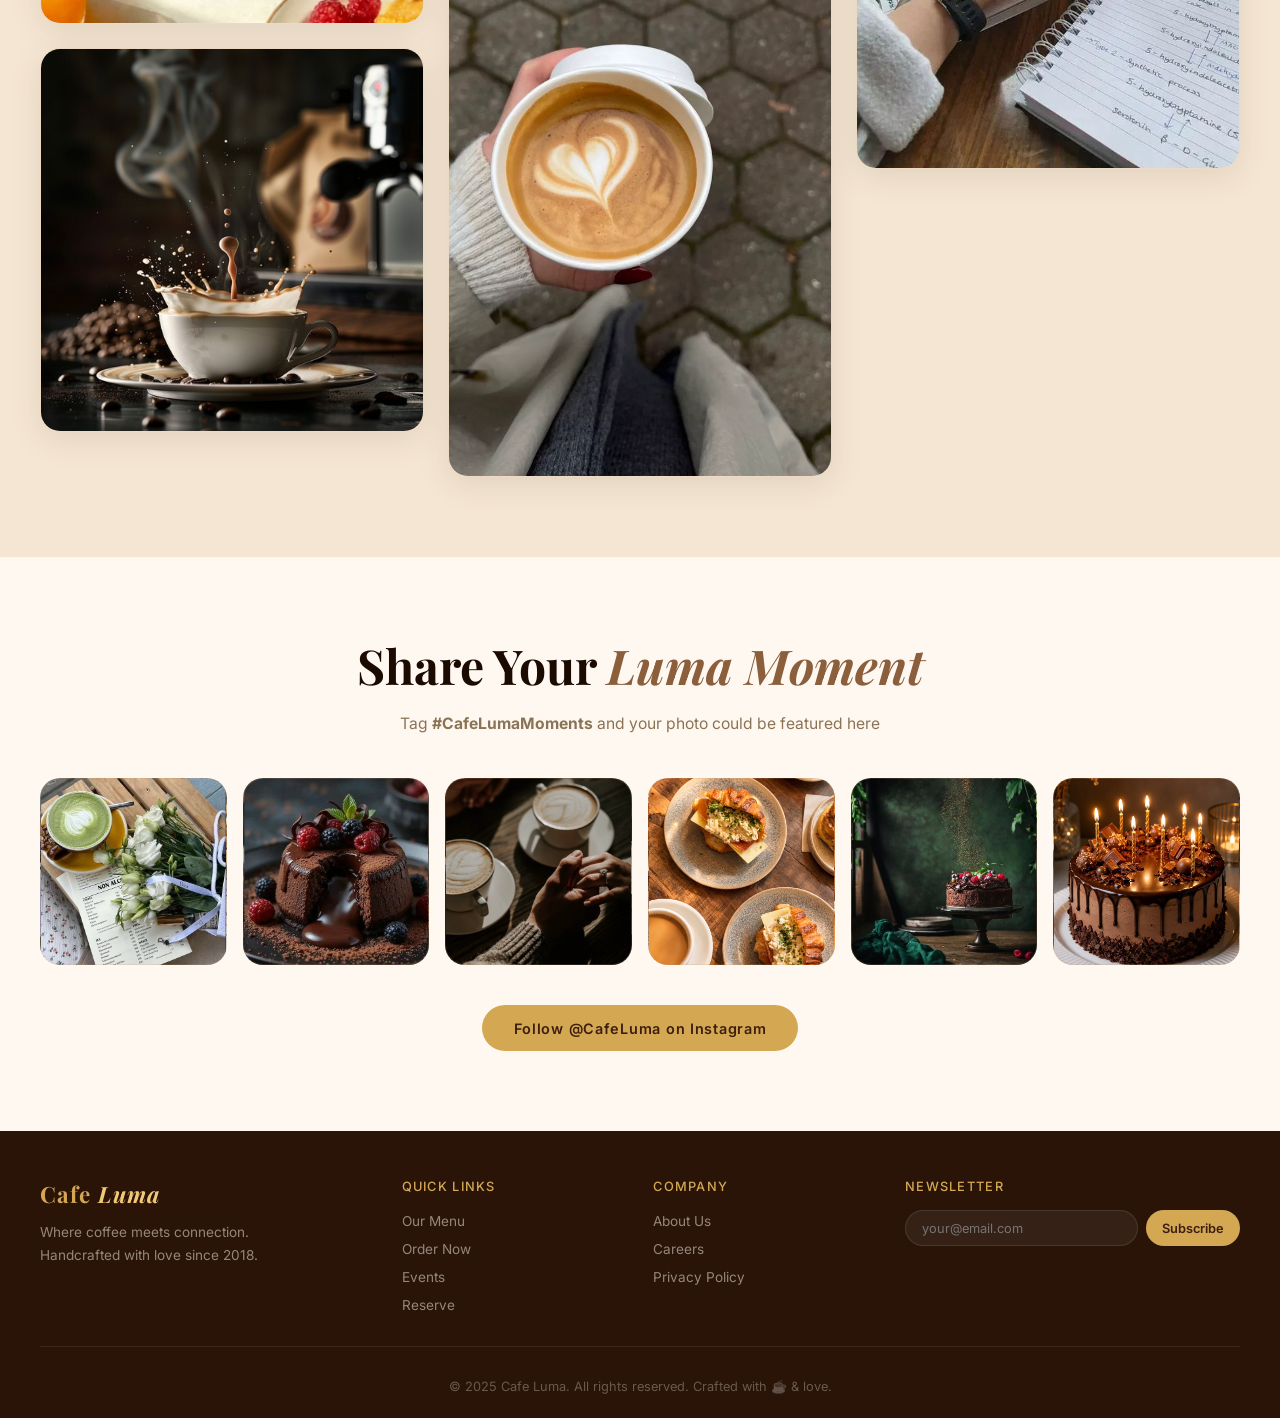
<file: gallery.html>
<!DOCTYPE html>
<html lang="en">
<head>
<meta charset="UTF-8"><meta name="viewport" content="width=device-width, initial-scale=1.0">
<title>Gallery — Cafe Luma</title>
<meta name="description" content="Explore Cafe Luma through our gallery — moments of coffee, desserts, interiors and events.">
<link rel="preconnect" href="https://fonts.googleapis.com">
<link href="https://fonts.googleapis.com/css2?family=Playfair+Display:ital,wght@0,400;0,600;0,700;1,400&family=Inter:wght@300;400;500;600&display=swap" rel="stylesheet">
<link rel="stylesheet" href="style.css">
</head>
<body>
<canvas id="global-3d-canvas" class="global-3d-canvas"></canvas>
<nav id="navbar">
  <a href="index.html" class="logo">Cafe <span>Luma</span></a>
  <ul class="nav-links" id="navLinks">
    <li><a href="index.html">Menu</a></li>
    <li><a href="order.html">Order <span class="nav-cart-count" id="navCartCount">0</span></a></li>
    <li><a href="recommender.html">Recommender</a></li>
    <li><a href="birthday.html">Birthday Club</a></li>
    <li><a href="rewards.html">Rewards</a></li>
    <li><a href="events.html">Events</a></li>
    <li><a href="gallery.html" class="active">Gallery</a></li>
    <li><a href="reservation.html">Reserve</a></li>
    <li><a href="contact.html">Contact</a></li>
  </ul>
  <div class="nav-right">
    <a href="reservation.html" class="nav-cta">Reserve a Table</a>
    <div class="hamburger" id="hamburger"><span></span><span></span><span></span></div>
  </div>
</nav>

<div class="page-hero">
  <div class="page-hero-content">
    <div class="section-label">Visual Journey</div>
    <h1>Moments at <em>Cafe Luma</em></h1>
    <p>Every cup tells a story, every corner creates a memory. Explore our world through the lens of those who visit us.</p>
  </div>
</div>

<!-- STATS -->
<section style="background:var(--cream);padding:3rem 2rem;position:relative;z-index:1">
  <div class="container">
    <div class="stats-grid">
      <div class="stat-card reveal"><div class="stat-icon">☕</div><div class="stat-number">10,000+</div><div class="stat-label">Cups Served</div></div>
      <div class="stat-card reveal"><div class="stat-icon">🍰</div><div class="stat-number">50+</div><div class="stat-label">Desserts</div></div>
      <div class="stat-card reveal"><div class="stat-icon">⭐</div><div class="stat-number">4.9</div><div class="stat-label">Rating</div></div>
      <div class="stat-card reveal"><div class="stat-icon">❤️</div><div class="stat-number">5,000+</div><div class="stat-label">Happy Customers</div></div>
    </div>
  </div>
</section>

<!-- GALLERY -->
<section style="background:var(--beige);position:relative;z-index:1">
  <div class="container">
    <div class="gallery-filters reveal">
      <button class="gallery-filter-btn active" data-filter="all">All Moments</button>
      <button class="gallery-filter-btn" data-filter="coffee">☕ Coffee</button>
      <button class="gallery-filter-btn" data-filter="beverage">🧃 Beverages</button>
      <button class="gallery-filter-btn" data-filter="dessert">🍰 Desserts</button>
      <button class="gallery-filter-btn" data-filter="interior">🏛️ Interior</button>
      <button class="gallery-filter-btn" data-filter="events">🎤 Events</button>
    </div>
    <div class="gallery-grid reveal" id="galleryGrid"></div>
  </div>
</section>

<!-- INSTAGRAM -->
<section style="background:var(--cream);padding:5rem 2rem;position:relative;z-index:1">
  <div class="container">
    <div class="section-header reveal" style="text-align:center">
      <h2 class="section-title">Share Your <em>Luma Moment</em></h2>
      <p class="section-desc" style="margin:0 auto">Tag <strong>#CafeLumaMoments</strong> and your photo could be featured here</p>
    </div>
    <div class="instagram-grid reveal">
      <a href="#" class="ig-item" style="background-image:url(img/c1.jpg)"></a>
      <a href="#" class="ig-item" style="background-image:url(img/d1.jpg)"></a>
      <a href="#" class="ig-item" style="background-image:url(img/p1.webp)"></a>
      <a href="#" class="ig-item" style="background-image:url(img/c4.jpg)"></a>
      <a href="#" class="ig-item" style="background-image:url(img/d2.jpg)"></a>
      <a href="#" class="ig-item" style="background-image:url(img/b1.jpg)"></a>
    </div>
    <div class="reveal" style="text-align:center;margin-top:2.5rem">
      <a href="#" class="btn-primary">Follow @CafeLuma on Instagram</a>
    </div>
  </div>
</section>

<div class="lightbox" id="lightbox" onclick="closeLightbox()">
  <button class="lightbox-close">✕</button>
  <button class="lightbox-nav lightbox-prev" onclick="event.stopPropagation();prevLightbox()">‹</button>
  <div class="lightbox-inner" id="lightboxContent"></div>
  <button class="lightbox-nav lightbox-next" onclick="event.stopPropagation();nextLightbox()">›</button>
</div>

<footer>
  <div class="footer-grid">
    <div class="footer-brand">
      <div class="logo" style="font-size:1.4rem;color:var(--gold);font-family:'Playfair Display',serif;font-weight:700">Cafe <span style="font-style:italic;color:var(--gold-light)">Luma</span></div>
      <p>Where coffee meets connection. Handcrafted with love since 2018.</p>
    </div>
    <div class="footer-col"><h4>Quick Links</h4><ul class="footer-links">
      <li><a href="index.html">Our Menu</a></li><li><a href="order.html">Order Now</a></li>
      <li><a href="events.html">Events</a></li><li><a href="reservation.html">Reserve</a></li>
    </ul></div>
    <div class="footer-col"><h4>Company</h4><ul class="footer-links">
      <li><a href="#">About Us</a></li><li><a href="#">Careers</a></li><li><a href="#">Privacy Policy</a></li>
    </ul></div>
    <div class="footer-col"><h4>Newsletter</h4>
      <div class="newsletter-form"><input type="email" placeholder="your@email.com"><button onclick="showToast('Subscribed! ✦')">Subscribe</button></div>
    </div>
  </div>
  <div class="footer-bottom"><p>© 2025 Cafe Luma. All rights reserved. Crafted with ☕ &amp; love.</p></div>
</footer>

<div id="custom-cursor"></div>
<div class="toast" id="toast"></div>
<script src="shared.js"></script>
<script>
const galleryItems=[
  {img:'img/c1.jpg',cat:'coffee',alt:'Signature Latte',desc:'Freshly brewed every morning'},
  {img:'img/c2.webp',cat:'coffee',alt:'Espresso Shot',desc:'Rich and bold'},
  {img:'img/c4.jpg',cat:'coffee',alt:'Cold Brew',desc:'18-hour perfection'},
  {img:'img/c5.jpg',cat:'coffee',alt:'Cappuccino',desc:'Velvety smooth'},
  {img:'img/1.jpg',cat:'interior',alt:'Cafe Interior',desc:'Cozy ambiance'},
  {img:'img/b1.jpg',cat:'beverage',alt:'Signature Beverage',desc:'House specialty'},
  {img:'img/b2.jpg',cat:'beverage',alt:'Iced Drink',desc:'Cool refreshment'},
  {img:'img/d1.jpg',cat:'dessert',alt:'Signature Cake',desc:'Baked fresh daily'},
  {img:'img/d2.jpg',cat:'dessert',alt:'Tiramisu',desc:'Italian classic'},
  {img:'img/d3.webp',cat:'dessert',alt:'Brownie',desc:'Fudgy delight'},
  {img:'img/d4.webp',cat:'dessert',alt:'Pastry',desc:'Crispy layers'},
  {img:'img/d5.png',cat:'dessert',alt:'Dessert',desc:'Sweet moment'},
  {img:'img/dv1.png',cat:'interior',alt:'Display',desc:'Visual delight'},
  {img:'img/p1.webp',cat:'events',alt:'Live Music Night',desc:'Weekend vibes'},
  {img:'img/p2.jpg',cat:'events',alt:'Event Moment',desc:'Community gathering'},
];
let currentLightboxIndex=0;
let activeFilter='all';
function renderGallery(filter='all'){
  activeFilter=filter;
  const filtered=filter==='all'?galleryItems:galleryItems.filter(g=>g.cat===filter);
  document.getElementById('galleryGrid').innerHTML=filtered.map((g,i)=>`
    <div class="gallery-item" data-cat="${g.cat}" onclick="openLightbox('${g.img}','${g.alt}')">
      <img src="${g.img}" alt="${g.alt}" class="gallery-img" loading="lazy">
      <div class="gallery-overlay"><div class="overlay-content">
        <div class="overlay-title">☕ ${g.alt}</div>
        <div class="overlay-desc">${g.desc}</div>
        <div class="overlay-cta">→ View Full</div>
      </div></div>
    </div>
  `).join('');
}
document.querySelectorAll('.gallery-filter-btn').forEach(btn=>{
  btn.addEventListener('click',()=>{
    document.querySelectorAll('.gallery-filter-btn').forEach(b=>b.classList.remove('active'));
    btn.classList.add('active');renderGallery(btn.dataset.filter);
  });
});
renderGallery();
function openLightbox(img,alt){
  currentLightboxIndex=galleryItems.findIndex(g=>g.img===img);
  const item=galleryItems[currentLightboxIndex];
  document.getElementById('lightboxContent').innerHTML=`
    <div class="lightbox-item">
      <img src="${img}" alt="${alt}" style="max-width:90vw;max-height:90vh;object-fit:contain;border-radius:12px">
      <div class="lightbox-info">
        <div class="lightbox-title">${item.alt}</div>
        <div style="font-size:.9rem;color:rgba(255,248,240,.8)">${item.desc}</div>
        <div style="font-size:.8rem;color:var(--gold);margin-top:.5rem">${currentLightboxIndex+1} / ${galleryItems.length}</div>
      </div>
    </div>`;
  document.getElementById('lightbox').classList.add('open');
}
function closeLightbox(){document.getElementById('lightbox').classList.remove('open');}
function nextLightbox(){currentLightboxIndex=(currentLightboxIndex+1)%galleryItems.length;const i=galleryItems[currentLightboxIndex];openLightbox(i.img,i.alt);}
function prevLightbox(){currentLightboxIndex=(currentLightboxIndex-1+galleryItems.length)%galleryItems.length;const i=galleryItems[currentLightboxIndex];openLightbox(i.img,i.alt);}
</script>
</body>
</html>
</file>
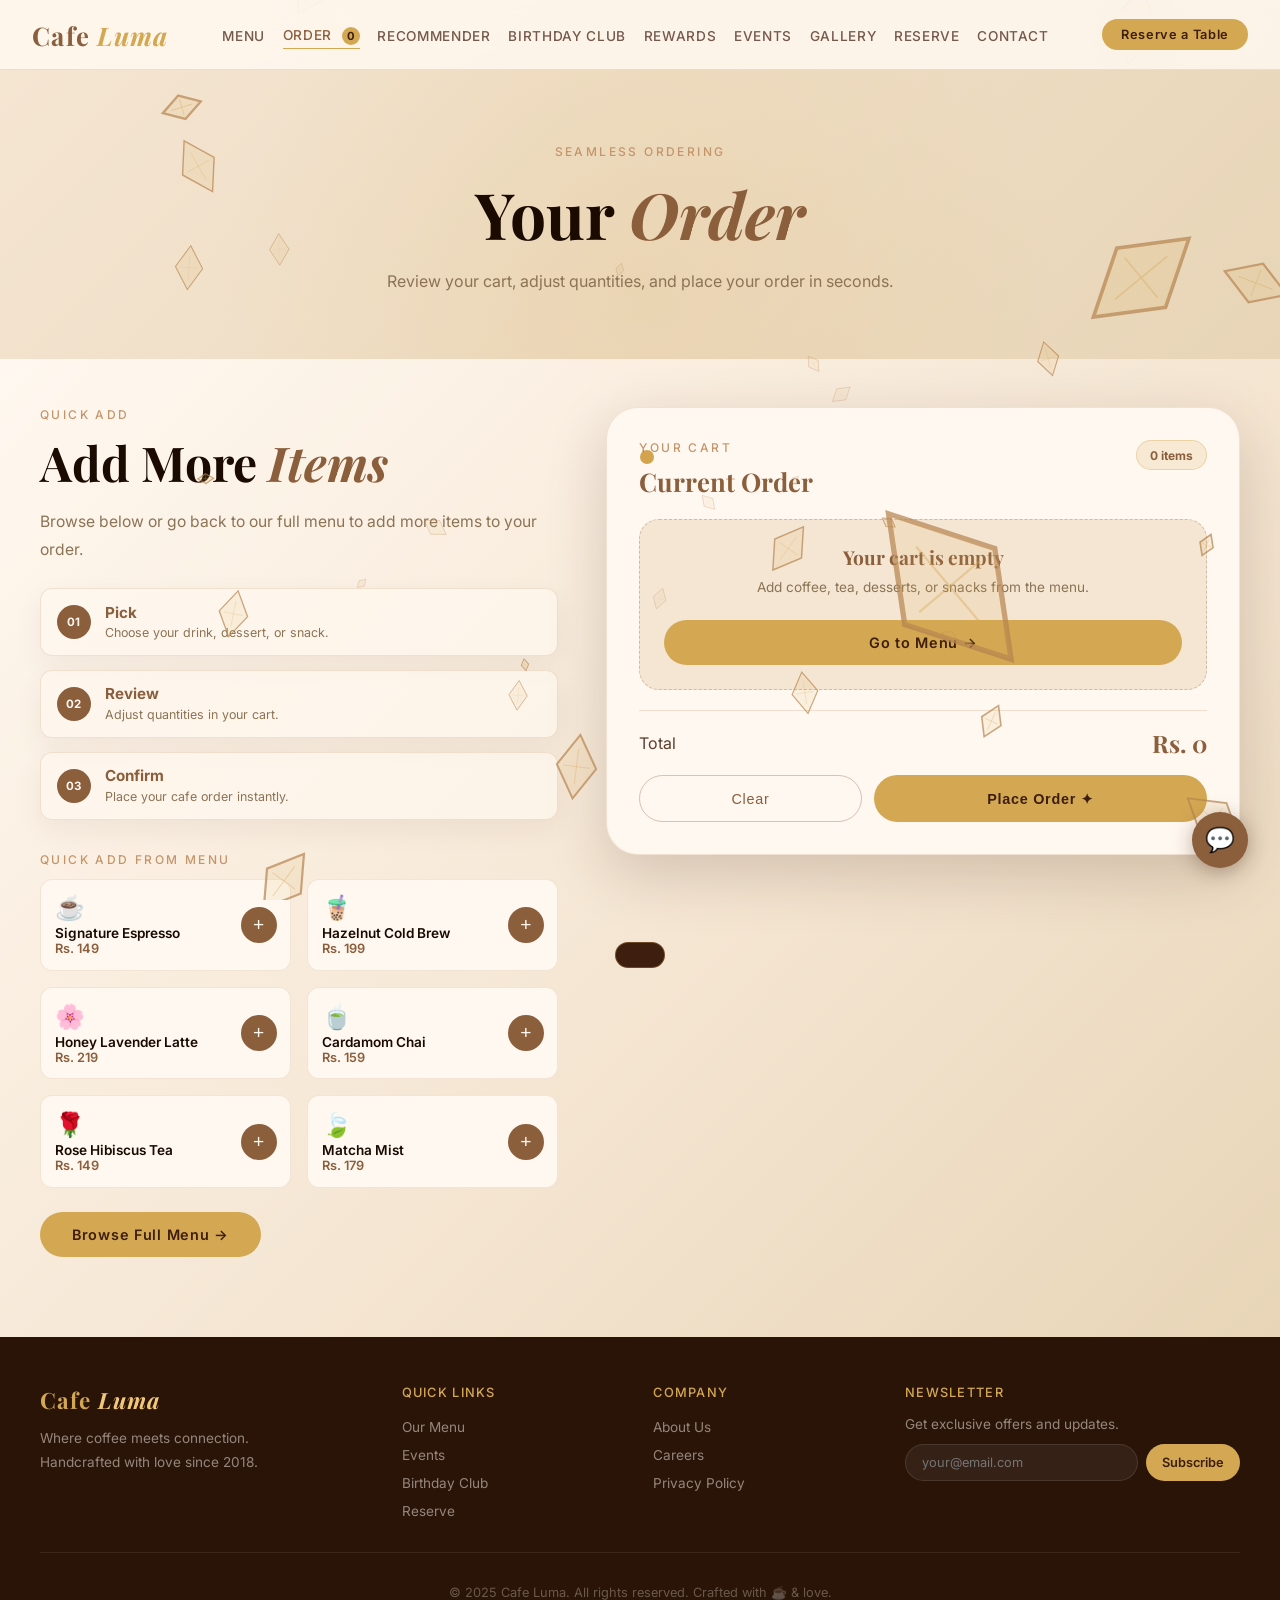
<file: order.html>
<!DOCTYPE html>
<html lang="en">
<head>
<meta charset="UTF-8">
<meta name="viewport" content="width=device-width, initial-scale=1.0">
<title>Place Order — Cafe Luma</title>
<meta name="description" content="Order your favorite coffees, teas, desserts and snacks from Cafe Luma.">
<link rel="preconnect" href="https://fonts.googleapis.com">
<link href="https://fonts.googleapis.com/css2?family=Playfair+Display:ital,wght@0,400;0,600;0,700;1,400&family=Inter:wght@300;400;500;600&family=Cormorant+Garamond:ital,wght@0,300;0,400;1,300&display=swap" rel="stylesheet">
<link rel="stylesheet" href="style.css">
</head>
<body>

<!-- GLOBAL DIAMOND CANVAS -->
<canvas id="global-3d-canvas" class="global-3d-canvas"></canvas>

<!-- NAV -->
<nav id="navbar">
  <a href="index.html" class="logo">Cafe <span>Luma</span></a>
  <ul class="nav-links" id="navLinks">
    <li><a href="index.html">Menu</a></li>
    <li><a href="order.html" class="active">Order <span class="nav-cart-count" id="navCartCount">0</span></a></li>
    <li><a href="recommender.html">Recommender</a></li>
    <li><a href="birthday.html">Birthday Club</a></li>
    <li><a href="rewards.html">Rewards</a></li>
    <li><a href="events.html">Events</a></li>
    <li><a href="gallery.html">Gallery</a></li>
    <li><a href="reservation.html">Reserve</a></li>
    <li><a href="contact.html">Contact</a></li>
  </ul>
  <div class="nav-right">
    <a href="reservation.html" class="nav-cta">Reserve a Table</a>
    <div class="hamburger" id="hamburger"><span></span><span></span><span></span></div>
  </div>
</nav>

<!-- PAGE HERO -->
<div class="page-hero">
  <div class="page-hero-content">
    <div class="section-label">Seamless Ordering</div>
    <h1>Your <em>Order</em></h1>
    <p>Review your cart, adjust quantities, and place your order in seconds.</p>
  </div>
</div>

<!-- ORDER SECTION -->
<section id="order-section" style="background:linear-gradient(135deg,var(--cream) 0%,var(--beige) 55%,var(--warm-tan) 100%);position:relative;z-index:1;padding-top:3rem">
  <div class="container order-experience-grid">
    <!-- Left: Menu quick-add + info -->
    <div class="order-copy reveal">
      <div class="section-label">Quick Add</div>
      <h2 class="section-title">Add More <em>Items</em></h2>
      <p class="section-desc" style="margin-bottom:1.5rem">Browse below or go back to our full menu to add more items to your order.</p>

      <div class="order-steps">
        <div class="order-step"><span>01</span><div><strong>Pick</strong><small>Choose your drink, dessert, or snack.</small></div></div>
        <div class="order-step"><span>02</span><div><strong>Review</strong><small>Adjust quantities in your cart.</small></div></div>
        <div class="order-step"><span>03</span><div><strong>Confirm</strong><small>Place your cafe order instantly.</small></div></div>
      </div>

      <!-- Mini Menu on order page -->
      <div class="section-label" style="margin-top:1rem">Quick Add from Menu</div>
      <div id="orderMiniMenu" style="display:grid;grid-template-columns:repeat(auto-fill,minmax(200px,1fr));gap:1rem;margin-top:.75rem"></div>

      <div style="margin-top:1.5rem">
        <a href="index.html" class="btn-primary">Browse Full Menu →</a>
      </div>
    </div>

    <!-- Right: Cart -->
    <div class="order-cart-card reveal">
      <div class="order-cart-head">
        <div>
          <div class="section-label">Your Cart</div>
          <h3>Current Order</h3>
        </div>
        <span class="cart-pill" id="cartItemCount">0 items</span>
      </div>
      <div class="cart-empty" id="cartEmpty" style="display:flex">
        <strong>Your cart is empty</strong>
        <span>Add coffee, tea, desserts, or snacks from the menu.</span>
        <a href="index.html" class="btn-primary" style="margin-top:1rem;text-align:center">Go to Menu →</a>
      </div>
      <div class="cart-items" id="cartItems"></div>
      <div class="cart-total-row">
        <span>Total</span>
        <strong id="cartTotal">Rs. 0</strong>
      </div>
      <div class="cart-actions">
        <button class="btn-outline cart-clear" onclick="clearCart()">Clear</button>
        <button class="btn-primary cart-checkout" onclick="placeOrder()">Place Order ✦</button>
      </div>
    </div>
  </div>
</section>

<!-- Order Success Modal -->
<div class="order-success-modal" id="orderSuccessModal">
  <div class="order-success-inner">
    <span class="order-success-icon">🎉</span>
    <div class="order-success-title">Order Placed!</div>
    <div class="order-success-sub">
      <strong id="orderSuccessCount">0</strong> item(s) confirmed for <strong id="orderSuccessTotal">Rs. 0</strong>.<br>
      We'll have your order ready shortly. Thank you!
    </div>
    <a href="index.html" class="btn-primary" style="margin-right:.75rem" onclick="document.getElementById('orderSuccessModal').classList.remove('show')">Order More</a>
    <button class="btn-outline" onclick="document.getElementById('orderSuccessModal').classList.remove('show')">Close</button>
  </div>
</div>

<!-- FOOTER -->
<footer>
  <div class="footer-grid">
    <div class="footer-brand">
      <div class="logo" style="font-size:1.4rem;color:var(--gold);font-family:'Playfair Display',serif;font-weight:700">Cafe <span style="font-style:italic;color:var(--gold-light)">Luma</span></div>
      <p>Where coffee meets connection. Handcrafted with love since 2018.</p>
    </div>
    <div class="footer-col"><h4>Quick Links</h4><ul class="footer-links">
      <li><a href="index.html">Our Menu</a></li><li><a href="events.html">Events</a></li>
      <li><a href="birthday.html">Birthday Club</a></li><li><a href="reservation.html">Reserve</a></li>
    </ul></div>
    <div class="footer-col"><h4>Company</h4><ul class="footer-links">
      <li><a href="#">About Us</a></li><li><a href="#">Careers</a></li><li><a href="#">Privacy Policy</a></li>
    </ul></div>
    <div class="footer-col"><h4>Newsletter</h4>
      <p style="color:rgba(255,248,240,.5);font-size:.85rem;margin-bottom:.75rem">Get exclusive offers and updates.</p>
      <div class="newsletter-form"><input type="email" placeholder="your@email.com"><button onclick="showToast('Subscribed! ✦')">Subscribe</button></div>
    </div>
  </div>
  <div class="footer-bottom"><p>© 2025 Cafe Luma. All rights reserved. Crafted with ☕ &amp; love.</p></div>
</footer>

<!-- CHATBOT -->
<button class="chat-fab" id="chatFab" onclick="toggleChat()">💬</button>
<div class="chat-window" id="chatWindow">
  <div class="chat-header">
    <div class="chat-avatar">☕</div>
    <div class="chat-header-info"><div class="name">Luma Assistant</div><div class="status">● Online</div></div>
    <button class="chat-close" onclick="toggleChat()">✕</button>
  </div>
  <div class="chat-messages" id="chatMessages"></div>
  <div class="quick-replies"><button class="qr-btn" onclick="sendQuickReply('Menu')">📋 Menu</button><button class="qr-btn" onclick="sendQuickReply('Hours')">⏰ Hours</button></div>
  <div class="chat-input-area">
    <input type="text" class="chat-input" id="chatInput" placeholder="Ask anything..." onkeydown="if(event.key==='Enter')sendChat()">
    <button class="chat-send" onclick="sendChat()">➤</button>
  </div>
</div>

<div id="custom-cursor"></div>
<div class="toast" id="toast"></div>

<script src="shared.js"></script>
<script>
// ===== ORDER PAGE DATA =====
const menuItems=[
  {id:1,name:'Signature Espresso',cat:'coffee',emoji:'☕',price:149,rating:4.9,desc:'Rich double shot with a velvety crema.',badge:'popular'},
  {id:2,name:'Hazelnut Cold Brew',cat:'coffee',emoji:'🧋',price:199,rating:4.8,desc:'18-hour cold brew with hazelnut syrup.',badge:'new'},
  {id:3,name:'Honey Lavender Latte',cat:'coffee',emoji:'🌸',price:219,rating:4.7,desc:'Espresso with honey and dried lavender.',badge:''},
  {id:4,name:'Cardamom Chai',cat:'tea',emoji:'🍵',price:159,rating:4.8,desc:'Masala chai with cardamom and ginger.',badge:'popular'},
  {id:5,name:'Rose Hibiscus Tea',cat:'tea',emoji:'🌹',price:149,rating:4.6,desc:'Floral cold-brew hibiscus with rose petals.',badge:''},
  {id:6,name:'Matcha Mist',cat:'tea',emoji:'🍃',price:179,rating:4.7,desc:'Ceremonial-grade matcha with oat milk.',badge:'new'},
  {id:7,name:'Tiramisu Cake',cat:'dessert',emoji:'🎂',price:299,rating:4.9,desc:'Classic Italian tiramisu.',badge:'popular'},
  {id:8,name:'Crème Brûlée',cat:'dessert',emoji:'🍮',price:279,rating:4.8,desc:'Silky vanilla custard with caramelized crust.',badge:''},
  {id:9,name:'Walnut Brownie',cat:'dessert',emoji:'🍫',price:199,rating:4.7,desc:'Fudgy dark chocolate brownie.',badge:''},
  {id:10,name:'Butter Croissant',cat:'snack',emoji:'🥐',price:129,rating:4.8,desc:'Flaky all-butter croissant.',badge:'popular'},
  {id:11,name:'Avocado Toast',cat:'snack',emoji:'🥑',price:249,rating:4.6,desc:'Sourdough with smashed avocado.',badge:''},
  {id:12,name:'Cheese Panini',cat:'snack',emoji:'🥪',price:219,rating:4.5,desc:'Grilled ciabatta with aged cheddar.',badge:'new'},
];

function renderCartPage() {
  const cart = getCart();
  const count = cart.reduce((s,i)=>s+i.qty,0);
  const total = cart.reduce((s,i)=>s+i.price*i.qty,0);
  document.getElementById('navCartCount').textContent = count;
  document.getElementById('cartItemCount').textContent = `${count} item${count!==1?'s':''}`;
  document.getElementById('cartTotal').textContent = `Rs. ${total}`;
  const empty = document.getElementById('cartEmpty');
  const items = document.getElementById('cartItems');
  empty.style.display = cart.length ? 'none' : 'flex';
  items.innerHTML = cart.map(item => `
    <div class="cart-item">
      <div>
        <div class="cart-item-name">${item.emoji || ''} ${item.name}</div>
        <div class="cart-item-price">Rs. ${item.price} each · Subtotal: Rs. ${item.price * item.qty}</div>
      </div>
      <div class="cart-qty">
        <button onclick="updateCartQty(${item.id},-1)" aria-label="Remove one">−</button>
        <span>${item.qty}</span>
        <button onclick="updateCartQty(${item.id},1)" aria-label="Add one">+</button>
      </div>
    </div>
  `).join('');
}

function renderMiniMenu() {
  const grid = document.getElementById('orderMiniMenu');
  grid.innerHTML = menuItems.slice(0,6).map(item => `
    <div style="background:var(--cream);border-radius:var(--radius);padding:.85rem;border:1px solid rgba(196,149,106,.2);display:flex;align-items:center;justify-content:space-between;gap:.5rem">
      <div>
        <div style="font-size:1.5rem;margin-bottom:.2rem">${item.emoji}</div>
        <div style="font-weight:600;color:var(--text-dark);font-size:.85rem">${item.name}</div>
        <div style="color:var(--coffee);font-size:.8rem;font-weight:600">Rs. ${item.price}</div>
      </div>
      <button class="menu-add" onclick='addToCart({id:${item.id},name:"${item.name}",price:${item.price},emoji:"${item.emoji}"});renderCartPage()'>+</button>
    </div>
  `).join('');
}

// Override placeOrder for this page (re-render cart after)
const _origPlaceOrder = placeOrder;

document.addEventListener('DOMContentLoaded', () => {
  renderCartPage();
  renderMiniMenu();
});

// Chatbot basics
const chatResponses={
  'menu':()=>'We serve ☕ Coffee, 🍵 Tea, 🍰 Desserts & 🥐 Snacks. Check the menu page for the full selection!',
  'hours':()=>'⏰ Mon–Fri: 7am–10pm · Sat–Sun: 8am–11pm',
  'reserve':()=>'Visit the Reservation page to book your table!',
  'location':()=>'📍 42 Brewed Boulevard, Patna, Bihar 800001',
  'offers':()=>'🎁 Birthday Club: FREE dessert + 20% off · Happy Hour (3–5 PM): 15% off',
  'rewards':()=>'🏆 Visit often, earn points, unlock Bronze/Silver/Gold perks!',
  'recommend':()=>'Try our AI Recommender page for a personalized brew suggestion!',
  'default':(msg)=>`Thanks! For detailed help, email hello@cafeaura.in. Try asking about our menu, hours, or offers!`,
};
const chatKnowledge={
  'menu':['menu','food','drink','coffee','tea','dessert','eat','order'],
  'hours':['hour','open','close','time','when'],
  'reserve':['reserv','table','book','seat'],
  'location':['where','address','location','find'],
  'offers':['offer','deal','discount','happy hour'],
  'rewards':['reward','point','loyalty','bronze','silver','gold'],
  'recommend':['recommend','suggest','best','popular'],
};
let chatOpen=false;
function toggleChat(){
  chatOpen=!chatOpen;
  document.getElementById('chatWindow').classList.toggle('open',chatOpen);
  if(chatOpen&&document.getElementById('chatMessages').children.length===0){
    setTimeout(()=>addMsg('Welcome to Cafe Luma! ☕ How can I help?','bot'),300);
  }
}
function addMsg(text,type){
  const msgs=document.getElementById('chatMessages');
  const div=document.createElement('div');
  div.className=`chat-msg ${type}`;div.textContent=text;msgs.appendChild(div);msgs.scrollTop=msgs.scrollHeight;
}
function getBotResponse(msg){
  const lower=msg.toLowerCase();
  for(const[key,kws]of Object.entries(chatKnowledge)){
    if(kws.some(kw=>lower.includes(kw)))return chatResponses[key]?chatResponses[key](msg):'';
  }
  return chatResponses.default(msg);
}
function sendChat(){
  const input=document.getElementById('chatInput');const msg=input.value.trim();if(!msg)return;
  addMsg(msg,'user');input.value='';setTimeout(()=>addMsg(getBotResponse(msg),'bot'),600);
}
function sendQuickReply(topic){
  const map={Menu:'Tell me about the menu',Hours:'What are your opening hours?',Reserve:'How do I reserve a table?',Offers:'What offers do you have?'};
  addMsg(map[topic],'user');setTimeout(()=>addMsg(getBotResponse(map[topic]),'bot'),600);
}
</script>
</body>
</html>
</file>
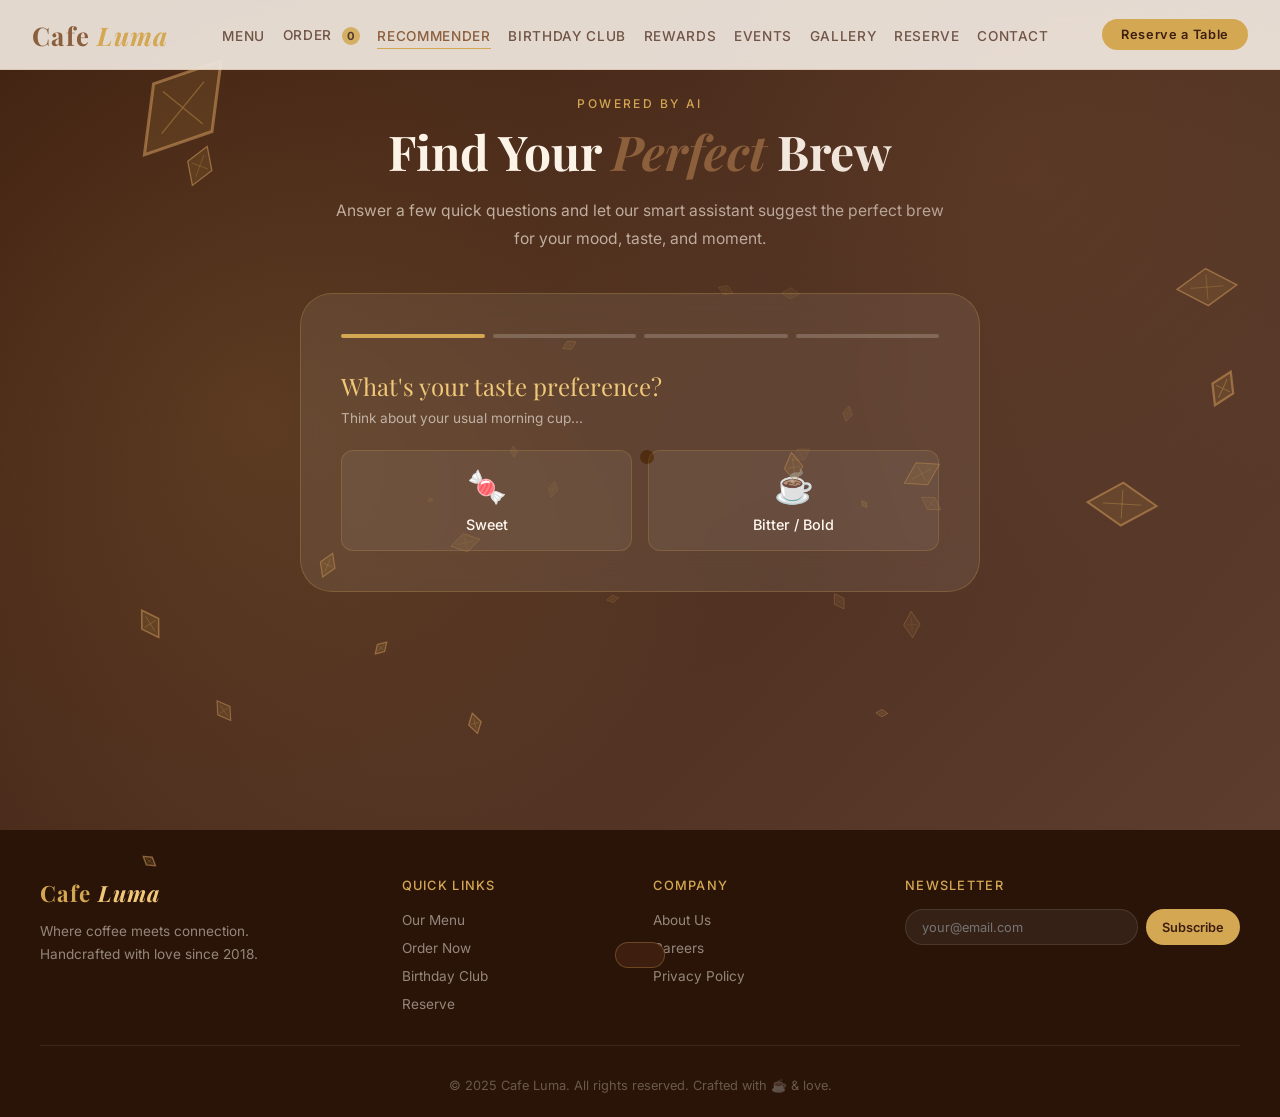
<file: recommender.html>
<!DOCTYPE html>
<html lang="en">
<head>
<meta charset="UTF-8"><meta name="viewport" content="width=device-width, initial-scale=1.0">
<title>AI Recommender — Cafe Luma</title>
<meta name="description" content="Find your perfect brew with Cafe Luma's AI-powered drink recommender.">
<link rel="preconnect" href="https://fonts.googleapis.com">
<link href="https://fonts.googleapis.com/css2?family=Playfair+Display:ital,wght@0,400;0,600;0,700;1,400&family=Inter:wght@300;400;500;600&family=Cormorant+Garamond:ital,wght@0,300;0,400;1,300&display=swap" rel="stylesheet">
<link rel="stylesheet" href="style.css">
</head>
<body>
<canvas id="global-3d-canvas" class="global-3d-canvas"></canvas>
<nav id="navbar">
  <a href="index.html" class="logo">Cafe <span>Luma</span></a>
  <ul class="nav-links" id="navLinks">
    <li><a href="index.html">Menu</a></li>
    <li><a href="order.html">Order <span class="nav-cart-count" id="navCartCount">0</span></a></li>
    <li><a href="recommender.html" class="active">Recommender</a></li>
    <li><a href="birthday.html">Birthday Club</a></li>
    <li><a href="rewards.html">Rewards</a></li>
    <li><a href="events.html">Events</a></li>
    <li><a href="gallery.html">Gallery</a></li>
    <li><a href="reservation.html">Reserve</a></li>
    <li><a href="contact.html">Contact</a></li>
  </ul>
  <div class="nav-right">
    <a href="reservation.html" class="nav-cta">Reserve a Table</a>
    <div class="hamburger" id="hamburger"><span></span><span></span><span></span></div>
  </div>
</nav>

<section id="ai-section">
  <div class="container">
    <div class="section-header reveal" style="text-align:center">
      <div class="section-label" style="color:var(--gold)">Powered by AI</div>
      <h1 class="section-title" style="color:var(--cream)">Find Your <em>Perfect</em> Brew</h1>
      <p class="section-desc" style="color:rgba(255,248,240,.65);margin:0 auto">Answer a few quick questions and let our smart assistant suggest the perfect brew for your mood, taste, and moment.</p>
    </div>
    <div class="ai-card reveal">
      <div class="ai-progress" id="aiProgress">
        <div class="ai-prog-dot done"></div>
        <div class="ai-prog-dot"></div>
        <div class="ai-prog-dot"></div>
        <div class="ai-prog-dot"></div>
      </div>
      <div class="ai-step active" data-step="1">
        <div class="ai-question">What's your taste preference?</div>
        <div class="ai-hint">Think about your usual morning cup...</div>
        <div class="ai-options">
          <div class="ai-opt" data-val="sweet"><span class="ai-opt-icon">🍬</span><span class="ai-opt-label">Sweet</span></div>
          <div class="ai-opt" data-val="bitter"><span class="ai-opt-icon">☕</span><span class="ai-opt-label">Bitter / Bold</span></div>
        </div>
      </div>
      <div class="ai-step" data-step="2">
        <div class="ai-question">Temperature preference?</div>
        <div class="ai-hint">Warm hug or refreshing chill?</div>
        <div class="ai-options">
          <div class="ai-opt" data-val="hot"><span class="ai-opt-icon">🔥</span><span class="ai-opt-label">Hot</span></div>
          <div class="ai-opt" data-val="cold"><span class="ai-opt-icon">🧊</span><span class="ai-opt-label">Cold / Iced</span></div>
        </div>
      </div>
      <div class="ai-step" data-step="3">
        <div class="ai-question">Coffee or non-coffee?</div>
        <div class="ai-hint">Are you a coffee purist or open to alternatives?</div>
        <div class="ai-options">
          <div class="ai-opt" data-val="coffee"><span class="ai-opt-icon">☕</span><span class="ai-opt-label">Coffee</span></div>
          <div class="ai-opt" data-val="noncoffee"><span class="ai-opt-icon">🫖</span><span class="ai-opt-label">Non-Coffee</span></div>
        </div>
      </div>
      <div class="ai-step" data-step="4">
        <div class="ai-question">What's your goal?</div>
        <div class="ai-hint">What are you looking for right now?</div>
        <div class="ai-options">
          <div class="ai-opt" data-val="energy"><span class="ai-opt-icon">⚡</span><span class="ai-opt-label">Energy Boost</span></div>
          <div class="ai-opt" data-val="relax"><span class="ai-opt-icon">🌿</span><span class="ai-opt-label">Relaxation</span></div>
        </div>
      </div>
      <div class="ai-step" data-step="result">
        <div class="ai-result" id="aiResult"></div>
        <button class="ai-restart" id="aiRestart">✦ Try Again</button>
      </div>
    </div>
  </div>
</section>

<footer>
  <div class="footer-grid">
    <div class="footer-brand">
      <div class="logo" style="font-size:1.4rem;color:var(--gold);font-family:'Playfair Display',serif;font-weight:700">Cafe <span style="font-style:italic;color:var(--gold-light)">Luma</span></div>
      <p>Where coffee meets connection. Handcrafted with love since 2018.</p>
    </div>
    <div class="footer-col"><h4>Quick Links</h4><ul class="footer-links">
      <li><a href="index.html">Our Menu</a></li><li><a href="order.html">Order Now</a></li>
      <li><a href="birthday.html">Birthday Club</a></li><li><a href="reservation.html">Reserve</a></li>
    </ul></div>
    <div class="footer-col"><h4>Company</h4><ul class="footer-links">
      <li><a href="#">About Us</a></li><li><a href="#">Careers</a></li><li><a href="#">Privacy Policy</a></li>
    </ul></div>
    <div class="footer-col"><h4>Newsletter</h4>
      <div class="newsletter-form"><input type="email" placeholder="your@email.com"><button onclick="showToast('Subscribed! ✦')">Subscribe</button></div>
    </div>
  </div>
  <div class="footer-bottom"><p>© 2025 Cafe Luma. All rights reserved. Crafted with ☕ &amp; love.</p></div>
</footer>

<div id="custom-cursor"></div>
<div class="toast" id="toast"></div>

<script src="shared.js"></script>
<script>
const aiRecs={
  'sweet-hot-coffee-energy':{name:'Caramel Macchiato',emoji:'☕',desc:'Sweet caramel layers over fresh espresso with steamed milk — your ideal energizing morning pick-me-up.'},
  'sweet-hot-coffee-relax':{name:'Honey Lavender Latte',emoji:'🌸',desc:'Gentle espresso wrapped in floral lavender and wildflower honey — pure relaxation in a cup.'},
  'sweet-cold-coffee-energy':{name:'Hazelnut Cold Brew',emoji:'🧋',desc:'Bold 18-hour cold brew with sweet hazelnut — refreshing energy that powers through your afternoon.'},
  'sweet-cold-coffee-relax':{name:'Iced Vanilla Latte',emoji:'🍦',desc:'Smooth, sweet, and effortlessly refreshing. A perfectly balanced cold coffee for a peaceful moment.'},
  'sweet-hot-noncoffee-energy':{name:'Masala Chai',emoji:'🍵',desc:'Spiced Darjeeling chai with ginger and cardamom — traditional energy, no coffee needed.'},
  'sweet-hot-noncoffee-relax':{name:'Rose Hibiscus Tea',emoji:'🌹',desc:'A floral, calming blend that soothes the mind and delights the senses.'},
  'sweet-cold-noncoffee-energy':{name:'Mango Iced Tea',emoji:'🥭',desc:'Tropical burst of Alphonso mango with chilled green tea — fruity energy in every sip.'},
  'sweet-cold-noncoffee-relax':{name:'Iced Matcha Latte',emoji:'🍃',desc:'Ceremonial matcha with oat milk over ice — gentle calm meets subtle sweetness.'},
  'bitter-hot-coffee-energy':{name:'Signature Double Espresso',emoji:'☕',desc:'Pure, unadulterated espresso — dark, bold, and precisely what your morning demands.'},
  'bitter-hot-coffee-relax':{name:'Americano',emoji:'☕',desc:'Espresso diluted to a smooth black canvas. Slow down and savor every sip.'},
  'bitter-cold-coffee-energy':{name:'Nitro Cold Brew',emoji:'🥛',desc:'Nitrogen-infused cold brew — maximum caffeine, zero compromise.'},
  'bitter-cold-coffee-relax':{name:'Cold Brew Black',emoji:'🧊',desc:'Pure cold brew, chilled and undiluted. For the coffee minimalist.'},
  'bitter-hot-noncoffee-energy':{name:'Strong Ginger Lemon Tea',emoji:'🍋',desc:'Bracing, bold, and invigorating — ginger heat meets citrus brightness.'},
  'bitter-hot-noncoffee-relax':{name:'Chamomile Honey Tea',emoji:'🌼',desc:'Gently bitter chamomile with a whisper of honey. The ultimate relaxation ritual.'},
  'bitter-cold-noncoffee-energy':{name:'Green Tea Sparkling',emoji:'💚',desc:'Effervescent green tea with antioxidants — clean energy, crisp and refreshing.'},
  'bitter-cold-noncoffee-relax':{name:'Iced Earl Grey',emoji:'🫖',desc:'Bergamot-forward Earl Grey over ice — sophisticated and calming.'},
};
const aiRecImages={
  'Caramel Macchiato':{img:'img/c1.jpg',position:'50% 45%'},
  'Honey Lavender Latte':{img:'img/honey.webp',position:'50% 45%'},
  'Hazelnut Cold Brew':{img:'img/hazelnut.jpg',position:'50% 50%'},
  'Iced Vanilla Latte':{img:'img/b2.jpg',position:'50% 48%'},
  'Masala Chai':{img:'img/chai.jpg',position:'50% 50%'},
  'Rose Hibiscus Tea':{img:'img/rose%20chai.jpg',position:'50% 50%'},
  'Mango Iced Tea':{img:'img/b1.jpg',position:'50% 50%'},
  'Iced Matcha Latte':{img:'img/Matcha%20Mist.jpg',position:'50% 50%'},
  'Signature Double Espresso':{img:'img/espresso.jpg',position:'50% 50%'},
  'Americano':{img:'img/c2.webp',position:'50% 50%'},
  'Nitro Cold Brew':{img:'img/c4.jpg',position:'50% 48%'},
  'Cold Brew Black':{img:'img/hazelnut.jpg',position:'50% 50%'},
  'Strong Ginger Lemon Tea':{img:'img/chai.jpg',position:'50% 50%'},
  'Chamomile Honey Tea':{img:'img/rose%20chai.jpg',position:'50% 50%'},
  'Green Tea Sparkling':{img:'img/Matcha%20Mist.jpg',position:'50% 50%'},
  'Iced Earl Grey':{img:'img/rose%20chai.jpg',position:'50% 50%'},
  'Aura Special Blend':{img:'img/c5.jpg',position:'50% 50%'},
};
const aiAnswers={};let aiStep=1;
function updateAIProgress(){document.querySelectorAll('.ai-prog-dot').forEach((dot,i)=>{dot.classList.toggle('done',i<aiStep)});}
document.querySelectorAll('.ai-opt').forEach(opt=>{
  opt.addEventListener('click',()=>{
    const step=parseInt(opt.closest('.ai-step').dataset.step);
    const key=['','taste','temp','type','goal'][step];
    aiAnswers[key]=opt.dataset.val;
    if(step<4){
      document.querySelector(`.ai-step[data-step="${step}"]`).classList.remove('active');
      document.querySelector(`.ai-step[data-step="${step+1}"]`).classList.add('active');
      aiStep=step+1;updateAIProgress();
    } else {
      const recKey=`${aiAnswers.taste}-${aiAnswers.temp}-${aiAnswers.type}-${aiAnswers.goal}`;
      const rec=aiRecs[recKey]||{name:'Aura Special Blend',emoji:'✨',desc:"Our barista's secret creation — crafted just for adventurous souls like you!"};
      const visual=aiRecImages[rec.name]||aiRecImages['Aura Special Blend'];
      document.getElementById('aiResult').innerHTML=`
        <div class="ai-result-img-wrap"><img class="ai-result-img" src="${visual.img}" alt="${rec.name}" style="object-position:${visual.position}"></div>
        <div style="font-size:.8rem;color:rgba(255,248,240,.5);letter-spacing:.1em;text-transform:uppercase;margin-bottom:.5rem">We recommend</div>
        <div class="ai-result-name">${rec.name}</div>
        <div class="ai-result-desc">${rec.desc}</div>
        <a href="order.html" class="btn-primary">Order Now →</a>
      `;
      document.querySelectorAll('.ai-step').forEach(s=>s.classList.remove('active'));
      document.querySelector('.ai-step[data-step="result"]').classList.add('active');
      aiStep=5;updateAIProgress();
    }
  });
});
document.getElementById('aiRestart').addEventListener('click',()=>{
  aiStep=1;Object.keys(aiAnswers).forEach(k=>delete aiAnswers[k]);
  document.querySelectorAll('.ai-step').forEach(s=>s.classList.remove('active'));
  document.querySelector('.ai-step[data-step="1"]').classList.add('active');
  updateAIProgress();
});
</script>
</body>
</html>
</file>
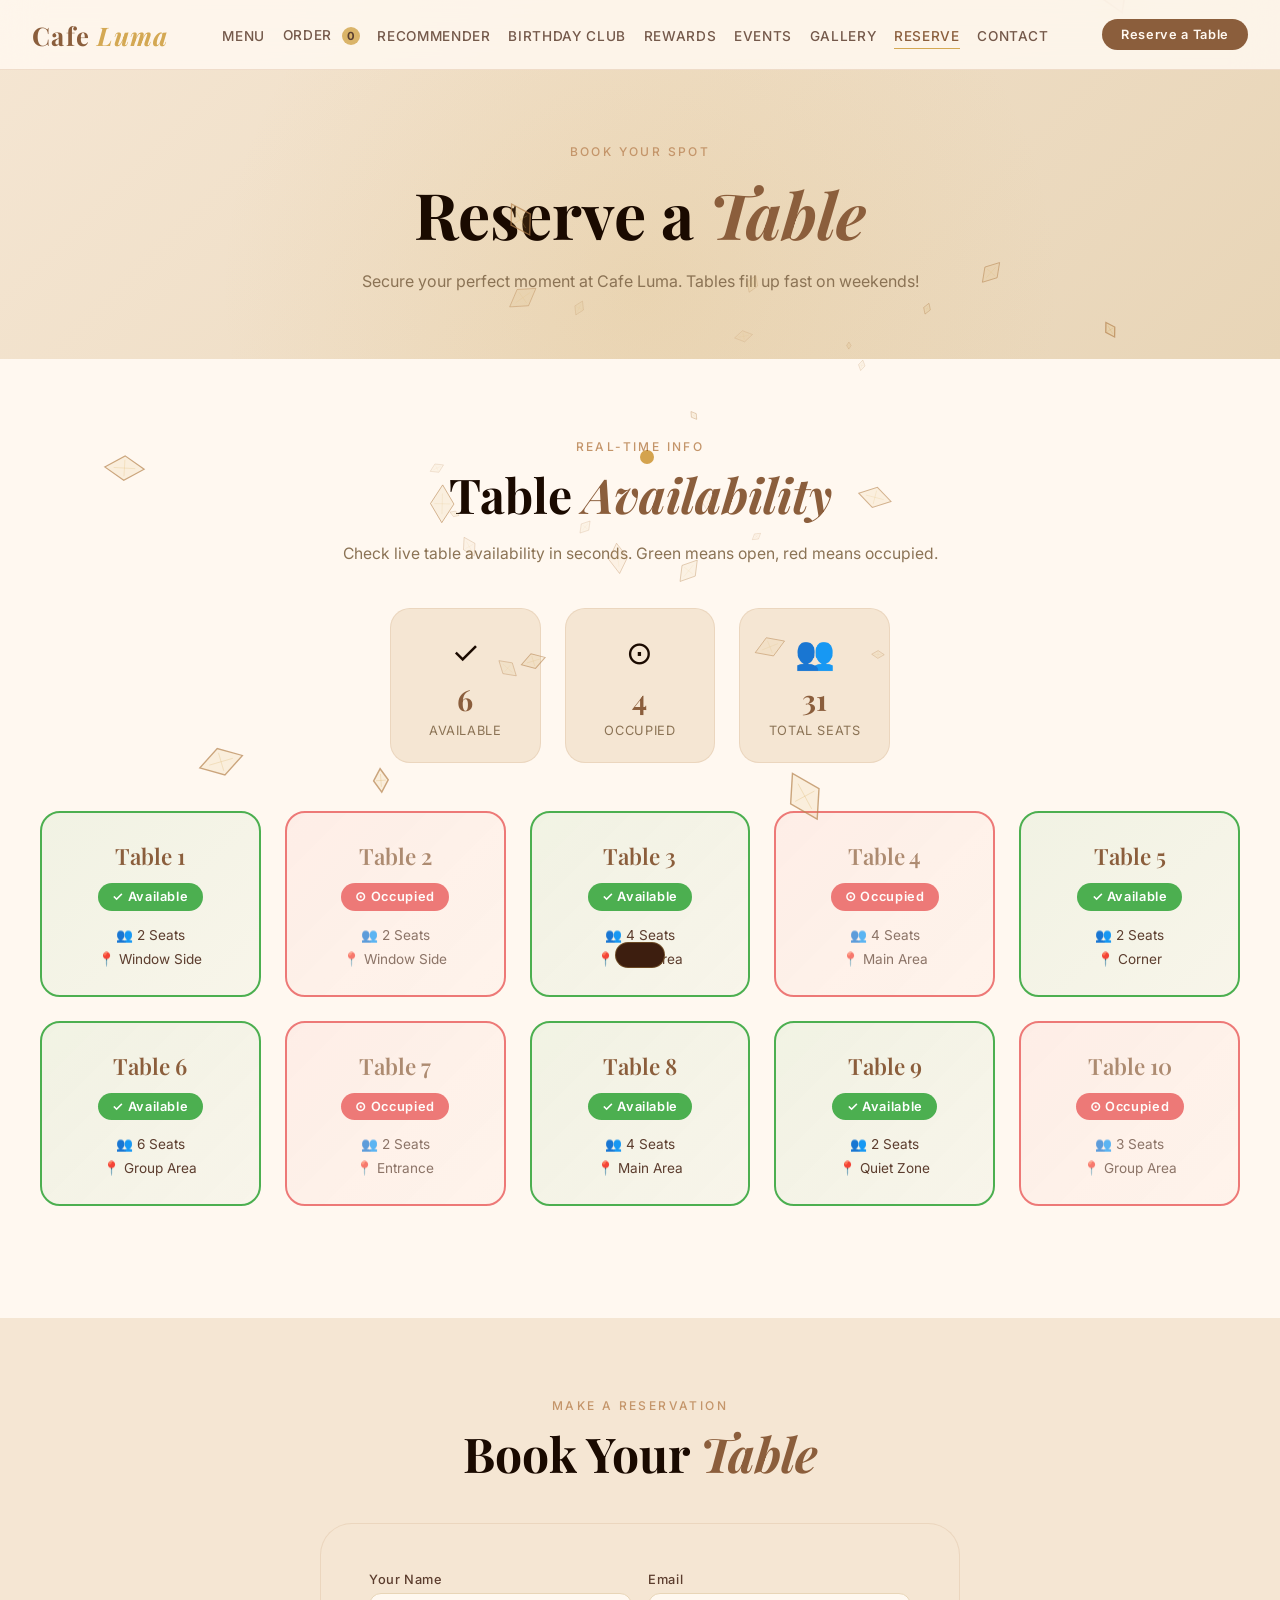
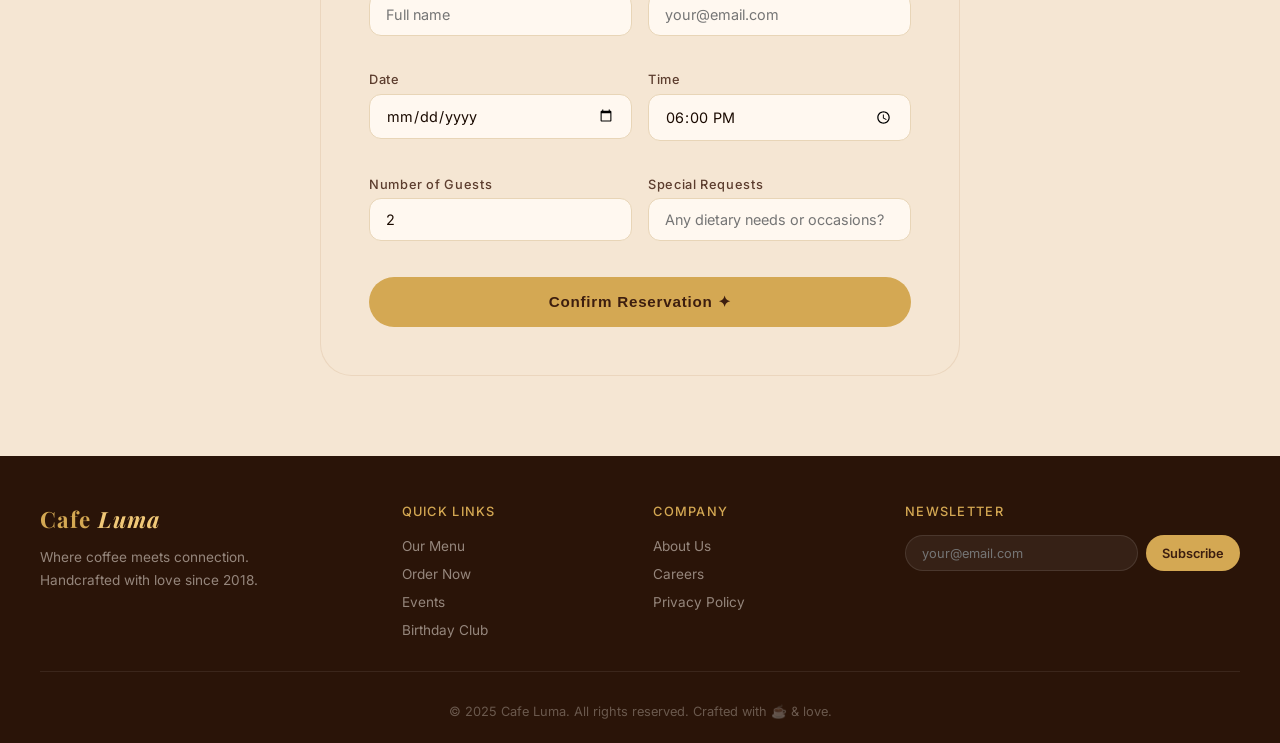
<file: reservation.html>
<!DOCTYPE html>
<html lang="en">
<head>
<meta charset="UTF-8"><meta name="viewport" content="width=device-width, initial-scale=1.0">
<title>Reserve a Table — Cafe Luma</title>
<meta name="description" content="Reserve your table at Cafe Luma. Check live seating availability and book online.">
<link rel="preconnect" href="https://fonts.googleapis.com">
<link href="https://fonts.googleapis.com/css2?family=Playfair+Display:ital,wght@0,400;0,600;0,700;1,400&family=Inter:wght@300;400;500;600&display=swap" rel="stylesheet">
<link rel="stylesheet" href="style.css">
</head>
<body>
<canvas id="global-3d-canvas" class="global-3d-canvas"></canvas>
<nav id="navbar">
  <a href="index.html" class="logo">Cafe <span>Luma</span></a>
  <ul class="nav-links" id="navLinks">
    <li><a href="index.html">Menu</a></li>
    <li><a href="order.html">Order <span class="nav-cart-count" id="navCartCount">0</span></a></li>
    <li><a href="recommender.html">Recommender</a></li>
    <li><a href="birthday.html">Birthday Club</a></li>
    <li><a href="rewards.html">Rewards</a></li>
    <li><a href="events.html">Events</a></li>
    <li><a href="gallery.html">Gallery</a></li>
    <li><a href="reservation.html" class="active">Reserve</a></li>
    <li><a href="contact.html">Contact</a></li>
  </ul>
  <div class="nav-right">
    <a href="reservation.html" class="nav-cta" style="background:var(--coffee);color:var(--cream)">Reserve a Table</a>
    <div class="hamburger" id="hamburger"><span></span><span></span><span></span></div>
  </div>
</nav>

<div class="page-hero">
  <div class="page-hero-content">
    <div class="section-label">Book Your Spot</div>
    <h1>Reserve a <em>Table</em></h1>
    <p>Secure your perfect moment at Cafe Luma. Tables fill up fast on weekends!</p>
  </div>
</div>

<!-- SEATING -->
<section style="background:var(--cream);position:relative;z-index:1">
  <div class="container">
    <div class="section-header reveal" style="text-align:center">
      <div class="section-label">Real-Time Info</div>
      <h2 class="section-title">Table <em>Availability</em></h2>
      <p class="section-desc" style="margin:0 auto">Check live table availability in seconds. Green means open, red means occupied.</p>
    </div>
    <div class="availability-stats reveal">
      <div class="stat-mini"><div class="stat-mini-icon">✓</div><div class="stat-mini-number" id="availableCount">0</div><div class="stat-mini-label">Available</div></div>
      <div class="stat-mini"><div class="stat-mini-icon">⊙</div><div class="stat-mini-number" id="occupiedCount">0</div><div class="stat-mini-label">Occupied</div></div>
      <div class="stat-mini"><div class="stat-mini-icon">👥</div><div class="stat-mini-number" id="totalSeats">0</div><div class="stat-mini-label">Total Seats</div></div>
    </div>
    <div class="tables-grid reveal" id="tablesGrid"></div>
  </div>
</section>

<!-- RESERVATION FORM -->
<section style="background:var(--beige);position:relative;z-index:1">
  <div class="container">
    <div class="section-header reveal" style="text-align:center">
      <div class="section-label">Make a Reservation</div>
      <h2 class="section-title">Book Your <em>Table</em></h2>
    </div>
    <div class="res-card reveal">
      <div id="resForm">
        <div class="res-grid">
          <div class="form-field"><label>Your Name</label><input type="text" id="resName" placeholder="Full name"></div>
          <div class="form-field"><label>Email</label><input type="email" id="resEmail" placeholder="your@email.com"></div>
          <div class="form-field"><label>Date</label><input type="date" id="resDate"></div>
          <div class="form-field"><label>Time</label><input type="time" id="resTime" value="18:00"></div>
          <div class="form-field"><label>Number of Guests</label><input type="number" id="resGuests" min="1" max="20" value="2" placeholder="2"></div>
          <div class="form-field"><label>Special Requests</label><input type="text" id="resSpecial" placeholder="Any dietary needs or occasions?"></div>
        </div>
        <button class="btn-primary" style="width:100%;margin-top:1rem;font-size:.95rem;padding:1rem" onclick="makeReservation()">Confirm Reservation ✦</button>
      </div>
      <div class="res-success" id="resSuccess">
        <div class="res-success-icon">✅</div>
        <div class="res-success-title">Reservation Confirmed!</div>
        <p class="res-success-msg" id="resConfirmMsg">We look forward to welcoming you.</p>
        <button class="btn-outline" style="margin-top:1.5rem" onclick="resetReservation()">Make Another Reservation</button>
      </div>
    </div>
  </div>
</section>

<footer>
  <div class="footer-grid">
    <div class="footer-brand">
      <div class="logo" style="font-size:1.4rem;color:var(--gold);font-family:'Playfair Display',serif;font-weight:700">Cafe <span style="font-style:italic;color:var(--gold-light)">Luma</span></div>
      <p>Where coffee meets connection. Handcrafted with love since 2018.</p>
    </div>
    <div class="footer-col"><h4>Quick Links</h4><ul class="footer-links">
      <li><a href="index.html">Our Menu</a></li><li><a href="order.html">Order Now</a></li>
      <li><a href="events.html">Events</a></li><li><a href="birthday.html">Birthday Club</a></li>
    </ul></div>
    <div class="footer-col"><h4>Company</h4><ul class="footer-links">
      <li><a href="#">About Us</a></li><li><a href="#">Careers</a></li><li><a href="#">Privacy Policy</a></li>
    </ul></div>
    <div class="footer-col"><h4>Newsletter</h4>
      <div class="newsletter-form"><input type="email" placeholder="your@email.com"><button onclick="showToast('Subscribed! ✦')">Subscribe</button></div>
    </div>
  </div>
  <div class="footer-bottom"><p>© 2025 Cafe Luma. All rights reserved. Crafted with ☕ &amp; love.</p></div>
</footer>

<div id="custom-cursor"></div>
<div class="toast" id="toast"></div>
<script src="shared.js"></script>
<script>
const tables=[
  {id:1,seats:2,status:'available',location:'Window Side'},{id:2,seats:2,status:'occupied',location:'Window Side'},
  {id:3,seats:4,status:'available',location:'Main Area'},{id:4,seats:4,status:'occupied',location:'Main Area'},
  {id:5,seats:2,status:'available',location:'Corner'},{id:6,seats:6,status:'available',location:'Group Area'},
  {id:7,seats:2,status:'occupied',location:'Entrance'},{id:8,seats:4,status:'available',location:'Main Area'},
  {id:9,seats:2,status:'available',location:'Quiet Zone'},{id:10,seats:3,status:'occupied',location:'Group Area'},
];
function renderTables(){
  document.getElementById('tablesGrid').innerHTML=tables.map(t=>`
    <div class="table-card ${t.status}" onclick="selectTable(${t.id})">
      <div class="table-number">Table ${t.id}</div>
      <div class="table-status-badge">${t.status==='available'?'✓ Available':'⊙ Occupied'}</div>
      <div class="table-info">
        <span class="table-seats">👥 ${t.seats} Seats</span>
        <span class="table-location">📍 ${t.location}</span>
      </div>
    </div>
  `).join('');
  const available=tables.filter(t=>t.status==='available').length;
  const occupied=tables.filter(t=>t.status==='occupied').length;
  document.getElementById('availableCount').textContent=available;
  document.getElementById('occupiedCount').textContent=occupied;
  document.getElementById('totalSeats').textContent=tables.reduce((s,t)=>s+t.seats,0);
}
function selectTable(id){
  const table=tables.find(t=>t.id===id);
  if(table.status==='occupied'){showToast('Sorry, this table is currently occupied. Check back soon!');}
  else{showToast(`Table ${id} selected! Scroll down to complete your reservation.`);document.getElementById('resGuests').value=table.seats;document.querySelector('.res-card').scrollIntoView({behavior:'smooth'});}
}
renderTables();
setInterval(()=>{const r=Math.floor(Math.random()*tables.length);tables[r].status=tables[r].status==='available'?'occupied':'available';renderTables();},15000);

function makeReservation(){
  const name=document.getElementById('resName').value.trim();
  const date=document.getElementById('resDate').value;
  const time=document.getElementById('resTime').value;
  const guests=document.getElementById('resGuests').value;
  if(!name||!date||!time){showToast('Please fill required fields ✦');return;}
  document.getElementById('resForm').style.display='none';
  document.getElementById('resConfirmMsg').innerHTML=`Dear <strong>${name}</strong>, your table for <strong>${guests} guest${guests>1?'s':''}</strong> is confirmed for <strong>${new Date(date).toLocaleDateString('en-IN',{weekday:'long',day:'numeric',month:'long'})}</strong> at <strong>${time}</strong>. We look forward to welcoming you!`;
  document.getElementById('resSuccess').classList.add('show');
  showToast('Reservation confirmed! See you soon ✦');
}
function resetReservation(){
  document.getElementById('resForm').style.display='block';
  document.getElementById('resSuccess').classList.remove('show');
  ['resName','resEmail','resSpecial'].forEach(id=>document.getElementById(id).value='');
}
</script>
</body>
</html>
</file>
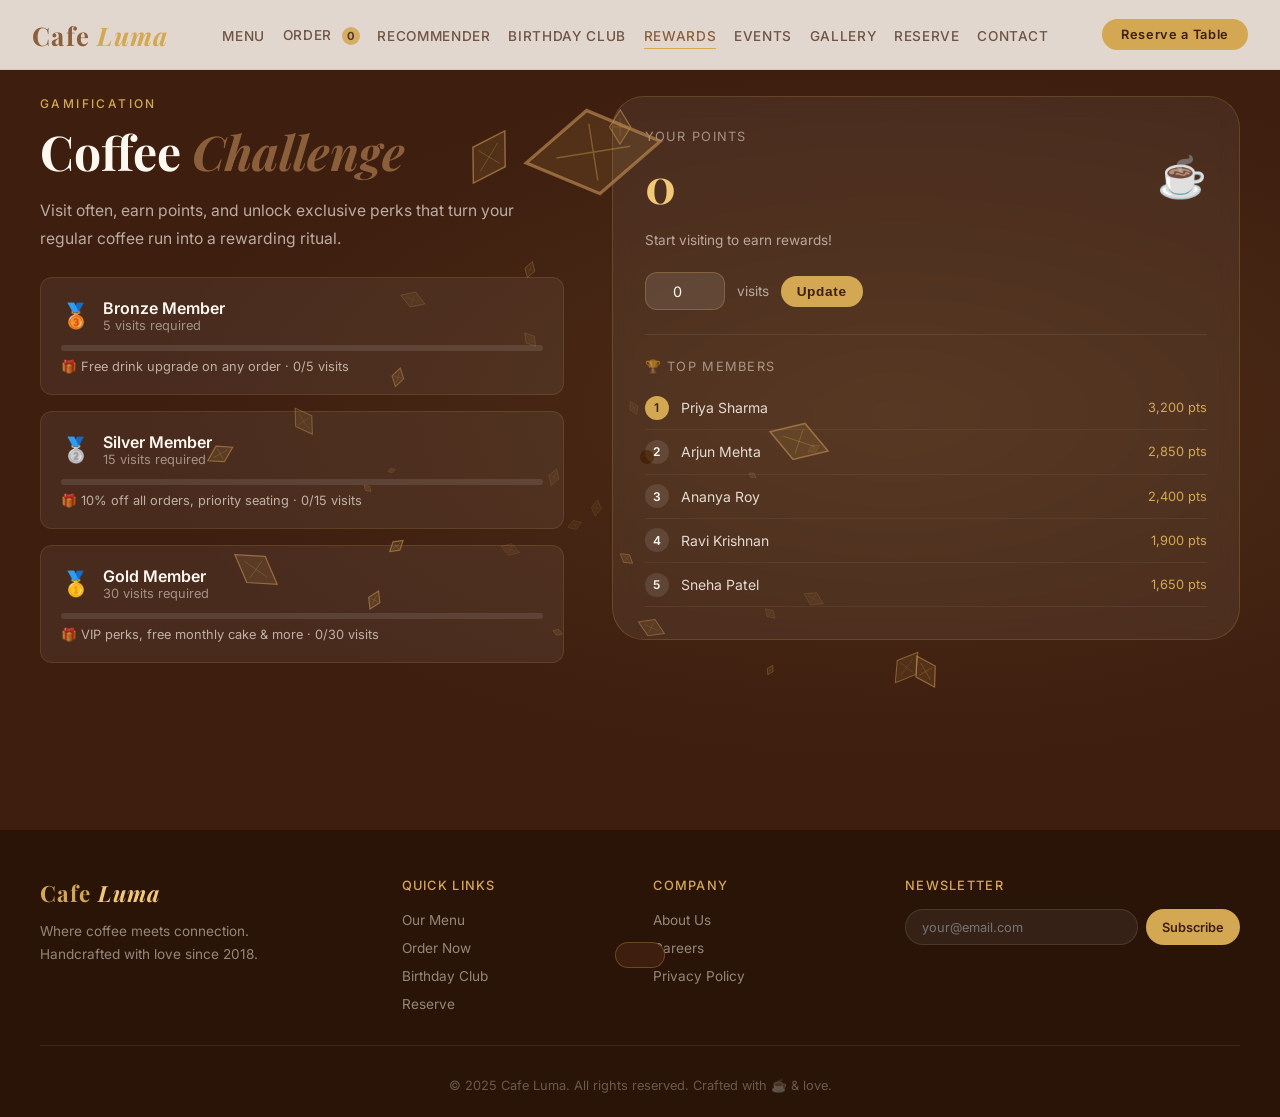
<file: rewards.html>
<!DOCTYPE html>
<html lang="en">
<head>
<meta charset="UTF-8"><meta name="viewport" content="width=device-width, initial-scale=1.0">
<title>Rewards — Cafe Luma</title>
<meta name="description" content="Earn points and unlock exclusive perks with Cafe Luma's Coffee Challenge rewards program.">
<link rel="preconnect" href="https://fonts.googleapis.com">
<link href="https://fonts.googleapis.com/css2?family=Playfair+Display:ital,wght@0,400;0,600;0,700;1,400&family=Inter:wght@300;400;500;600&display=swap" rel="stylesheet">
<link rel="stylesheet" href="style.css">
</head>
<body>
<canvas id="global-3d-canvas" class="global-3d-canvas"></canvas>
<nav id="navbar">
  <a href="index.html" class="logo">Cafe <span>Luma</span></a>
  <ul class="nav-links" id="navLinks">
    <li><a href="index.html">Menu</a></li>
    <li><a href="order.html">Order <span class="nav-cart-count" id="navCartCount">0</span></a></li>
    <li><a href="recommender.html">Recommender</a></li>
    <li><a href="birthday.html">Birthday Club</a></li>
    <li><a href="rewards.html" class="active">Rewards</a></li>
    <li><a href="events.html">Events</a></li>
    <li><a href="gallery.html">Gallery</a></li>
    <li><a href="reservation.html">Reserve</a></li>
    <li><a href="contact.html">Contact</a></li>
  </ul>
  <div class="nav-right">
    <a href="reservation.html" class="nav-cta">Reserve a Table</a>
    <div class="hamburger" id="hamburger"><span></span><span></span><span></span></div>
  </div>
</nav>

<section id="challenge-section">
  <div class="container">
    <div class="challenge-grid">
      <div class="reveal">
        <div class="section-label" style="color:var(--gold)">Gamification</div>
        <h1 class="section-title" style="color:var(--cream)">Coffee <em>Challenge</em></h1>
        <p class="section-desc" style="color:rgba(255,248,240,.65);margin-bottom:1.5rem">Visit often, earn points, and unlock exclusive perks that turn your regular coffee run into a rewarding ritual.</p>
        <div class="tiers" id="tiersContainer"></div>
      </div>
      <div class="challenge-card reveal">
        <div style="display:flex;align-items:center;gap:1rem;margin-bottom:.5rem">
          <div>
            <div class="pts-label">Your Points</div>
            <div class="pts-display" id="ptsDisplay">0</div>
          </div>
          <div style="margin-left:auto;font-size:2.5rem" id="tierEmoji">☕</div>
        </div>
        <div style="font-size:.85rem;color:rgba(255,248,240,.6);margin-bottom:1rem" id="tierStatus">Start visiting to earn rewards!</div>
        <div class="visit-input-area">
          <input type="number" class="visit-input" id="visitCount" value="0" min="0" max="50" placeholder="0">
          <span style="color:rgba(255,248,240,.6);font-size:.85rem">visits</span>
          <button class="btn-primary" onclick="updateChallenge()" style="padding:.5rem 1rem;font-size:.85rem">Update</button>
        </div>
        <div style="height:1px;background:rgba(255,255,255,.08);margin:1rem 0"></div>
        <div class="leaderboard">
          <div class="lb-title">🏆 Top Members</div>
          <div class="lb-row"><div class="lb-rank gold-rank">1</div><div class="lb-name">Priya Sharma</div><div class="lb-pts">3,200 pts</div></div>
          <div class="lb-row"><div class="lb-rank">2</div><div class="lb-name">Arjun Mehta</div><div class="lb-pts">2,850 pts</div></div>
          <div class="lb-row"><div class="lb-rank">3</div><div class="lb-name">Ananya Roy</div><div class="lb-pts">2,400 pts</div></div>
          <div class="lb-row"><div class="lb-rank">4</div><div class="lb-name">Ravi Krishnan</div><div class="lb-pts">1,900 pts</div></div>
          <div class="lb-row"><div class="lb-rank">5</div><div class="lb-name">Sneha Patel</div><div class="lb-pts">1,650 pts</div></div>
        </div>
      </div>
    </div>
  </div>
</section>

<footer>
  <div class="footer-grid">
    <div class="footer-brand">
      <div class="logo" style="font-size:1.4rem;color:var(--gold);font-family:'Playfair Display',serif;font-weight:700">Cafe <span style="font-style:italic;color:var(--gold-light)">Luma</span></div>
      <p>Where coffee meets connection. Handcrafted with love since 2018.</p>
    </div>
    <div class="footer-col"><h4>Quick Links</h4><ul class="footer-links">
      <li><a href="index.html">Our Menu</a></li><li><a href="order.html">Order Now</a></li>
      <li><a href="birthday.html">Birthday Club</a></li><li><a href="reservation.html">Reserve</a></li>
    </ul></div>
    <div class="footer-col"><h4>Company</h4><ul class="footer-links">
      <li><a href="#">About Us</a></li><li><a href="#">Careers</a></li><li><a href="#">Privacy Policy</a></li>
    </ul></div>
    <div class="footer-col"><h4>Newsletter</h4>
      <div class="newsletter-form"><input type="email" placeholder="your@email.com"><button onclick="showToast('Subscribed! ✦')">Subscribe</button></div>
    </div>
  </div>
  <div class="footer-bottom"><p>© 2025 Cafe Luma. All rights reserved. Crafted with ☕ &amp; love.</p></div>
</footer>

<div id="custom-cursor"></div>
<div class="toast" id="toast"></div>
<script src="shared.js"></script>
<script>
const tierData=[
  {name:'Bronze Member',emoji:'🥉',visits:5,reward:'Free drink upgrade on any order',color:'#CD7F32'},
  {name:'Silver Member',emoji:'🥈',visits:15,reward:'10% off all orders, priority seating',color:'#C0C0C0'},
  {name:'Gold Member',emoji:'🥇',visits:30,reward:'VIP perks, free monthly cake & more',color:'#FFD700'},
];
function renderTiers(visits){
  document.getElementById('tiersContainer').innerHTML=tierData.map(t=>{
    const pct=Math.min(100,Math.round(visits/t.visits*100));
    const active=visits>=t.visits;
    return`<div class="tier ${active?'active':''}">
      <div class="tier-header">
        <div class="tier-badge">${t.emoji}</div>
        <div><div class="tier-name" style="color:${active?t.color:'var(--cream)'}">${t.name}</div><div class="tier-visits">${t.visits} visits required</div></div>
        ${active?`<div style="margin-left:auto;font-size:.75rem;background:rgba(255,255,255,.1);padding:.2rem .5rem;border-radius:50px;color:${t.color}">Unlocked ✓</div>`:''}
      </div>
      <div class="tier-bar"><div class="tier-fill" style="width:${pct}%;background:linear-gradient(90deg,${t.color}88,${t.color})"></div></div>
      <div class="tier-reward">🎁 ${t.reward} · ${active?'Yours!':visits+'/'+t.visits+' visits'}</div>
    </div>`;
  }).join('');
}
function updateChallenge(){
  const v=Math.max(0,parseInt(document.getElementById('visitCount').value)||0);
  const pts=v*100;
  document.getElementById('ptsDisplay').textContent=pts.toLocaleString();
  let emoji='☕',status='Keep visiting to earn rewards!';
  if(v>=30){emoji='🥇';status='Gold Member — Maximum VIP status achieved!';}
  else if(v>=15){emoji='🥈';status='Silver Member — Getting closer to Gold!';}
  else if(v>=5){emoji='🥉';status='Bronze Member — You\'re on the board!';}
  document.getElementById('tierEmoji').textContent=emoji;
  document.getElementById('tierStatus').textContent=status;
  renderTiers(v);
  if(v===5||v===15||v===30)showToast('🎉 New tier unlocked! Congratulations!');
}
renderTiers(0);
</script>
</body>
</html>
</file>
<file: style.css>
/* ===========================
   CAFE LUMA — LIGHT MODE ONLY
   =========================== */
*,*::before,*::after{box-sizing:border-box;margin:0;padding:0}
:root{
  --cream:#FFF8F0;--beige:#F5E6D3;--warm-tan:#E8D5B7;--coffee-light:#C4956A;
  --coffee:#8B5E3C;--espresso:#3D1E0F;--dark-brown:#2A1408;
  --gold:#D4A853;--gold-light:#F0C878;--text-dark:#1A0A00;--text-mid:#5C3D2E;
  --text-light:#8B7355;--glass:rgba(255,248,240,0.7);--glass-dark:rgba(61,30,15,0.08);
  --shadow:0 8px 32px rgba(61,30,15,0.12);--shadow-lg:0 20px 60px rgba(61,30,15,0.18);
  --radius:12px;--radius-lg:20px;--radius-xl:32px;
  --transition:all 0.3s cubic-bezier(0.4,0,0.2,1);
}

html{scroll-behavior:smooth}
body{font-family:'Inter',sans-serif;background:var(--cream);color:var(--text-dark);overflow-x:hidden}
a{text-decoration:none}

/* ===== CUSTOM CURSOR ===== */
body.custom-cursor-active,body.custom-cursor-active *{cursor:none!important}
#custom-cursor{
  position:fixed;top:0;left:0;pointer-events:none;z-index:10000;
  width:14px;height:14px;background:var(--gold);border-radius:50%;
  transform:translate(-50%,-50%);mix-blend-mode:multiply;
  transition:width .3s,height .3s,background .3s;
}
#custom-cursor.hovered{
  width:40px;height:40px;background:rgba(212,168,83,0.3);
  border:2px solid var(--gold);
}

/* ===== PRELOADER ===== */
#preloader{
  position:fixed;inset:0;background:var(--cream);z-index:10001;
  display:flex;align-items:center;justify-content:center;
  transition:opacity .8s ease,visibility .8s ease;overflow:hidden;
}
.preloader-content{
  width:100%;height:100%;display:flex;flex-direction:column;
  align-items:center;justify-content:center;
}
.preloader-logo{
  width:160px;height:160px;border-radius:50%;object-fit:cover;
  box-shadow:0 0 60px rgba(212,168,83,0.35);opacity:0;
  transform:scale(0.8) rotateY(-30deg);
  animation:logoCinematic 1.5s cubic-bezier(0.2,0.8,0.2,1) .2s forwards;
}
@keyframes logoCinematic{to{opacity:1;transform:scale(1) rotateY(0deg)}}
.preloader-eq-container{
  position:absolute;bottom:10%;display:flex;flex-direction:column;
  align-items:center;gap:1rem;opacity:0;animation:fadeIn 1s ease 1s forwards;
}
.eq-label{font-size:.75rem;letter-spacing:.2em;color:var(--gold);text-transform:uppercase}
.eq-waves{display:flex;gap:4px;align-items:flex-end;height:40px}
.eq-bar{width:4px;background:var(--gold-light);border-radius:2px;height:10%;transition:height .1s ease}

/* ===== GLOBAL 3D CANVAS ===== */
.global-3d-canvas{position:fixed;inset:0;z-index:10;pointer-events:none}

/* ===== NAV ===== */
nav{
  position:fixed;top:0;left:0;right:0;z-index:1000;padding:0 2rem;height:70px;
  display:flex;align-items:center;justify-content:space-between;
  backdrop-filter:blur(20px);-webkit-backdrop-filter:blur(20px);
  background:rgba(255,248,240,0.85);
  border-bottom:1px solid rgba(196,149,106,0.25);
  transition:var(--transition);
}
.logo{font-family:'Playfair Display',serif;font-size:1.6rem;color:var(--coffee);font-weight:700;letter-spacing:.05em}
.logo span{font-style:italic;color:var(--gold)}
.nav-links{display:flex;gap:1.1rem;list-style:none;align-items:center}
.nav-links a{
  color:var(--text-mid);font-size:.85rem;font-weight:500;
  letter-spacing:.05em;text-transform:uppercase;opacity:.85;
  transition:var(--transition);padding:.3rem 0;
  border-bottom:1px solid transparent;
}
.nav-links a:hover,.nav-links a.active{opacity:1;color:var(--coffee);border-bottom-color:var(--gold)}
.nav-cart-count{
  display:inline-flex;align-items:center;justify-content:center;
  min-width:18px;height:18px;margin-left:.3rem;padding:0 .3rem;
  border-radius:50px;background:var(--gold);color:var(--espresso);
  font-size:.7rem;font-weight:700;letter-spacing:0;transition:transform .3s;
}
.nav-cart-count.bump{transform:scale(1.4)}
.nav-right{display:flex;align-items:center;gap:1rem}
.nav-cta{
  background:var(--gold);color:var(--espresso);padding:.5rem 1.2rem;
  border-radius:50px;font-size:.8rem;font-weight:600;
  letter-spacing:.05em;transition:var(--transition);border:none;cursor:pointer;
}
.nav-cta:hover{background:var(--gold-light);transform:translateY(-1px)}
.hamburger{display:none;flex-direction:column;gap:5px;cursor:pointer;padding:5px}
.hamburger span{width:24px;height:2px;background:var(--coffee);border-radius:2px;transition:var(--transition)}

/* ===== BUTTONS ===== */
.btn-primary{
  background:var(--gold);color:var(--espresso);padding:.9rem 2rem;border-radius:50px;
  font-size:.9rem;font-weight:600;transition:var(--transition);border:none;
  cursor:pointer;letter-spacing:.05em;display:inline-block;
}
.btn-primary:hover{background:var(--gold-light);transform:translateY(-2px);box-shadow:0 10px 30px rgba(212,168,83,.4)}
.btn-outline{
  background:transparent;color:var(--coffee);padding:.9rem 2rem;border-radius:50px;
  font-size:.9rem;font-weight:500;border:1.5px solid var(--coffee);
  transition:var(--transition);cursor:pointer;letter-spacing:.05em;display:inline-block;
}
.btn-outline:hover{background:var(--coffee);color:var(--cream);transform:translateY(-2px)}

/* ===== SECTIONS ===== */
section{padding:5rem 2rem}
.section-label{font-size:.75rem;letter-spacing:.2em;text-transform:uppercase;color:var(--coffee-light);margin-bottom:.75rem;font-weight:500}
.section-title{font-family:'Playfair Display',serif;font-size:clamp(2rem,4vw,3rem);color:var(--text-dark);margin-bottom:1rem;line-height:1.2}
.section-title em{font-style:italic;color:var(--coffee)}
.section-desc{color:var(--text-light);font-size:.98rem;max-width:620px;line-height:1.8}
.section-header{margin-bottom:2.5rem}
.container{max-width:1200px;margin:0 auto}

/* ===== HERO ===== */
#hero{height:100vh;position:relative;display:flex;align-items:center;justify-content:center;overflow:hidden}
.hero-bg{
  position:absolute;inset:0;
  background-image:url("img/front page.jpg");
  background-size:cover;background-position:center;z-index:1;
}
.hero-overlay{position:absolute;inset:0;background:linear-gradient(135deg,rgba(255,248,240,.35),rgba(61,30,15,.55));z-index:1}
.hero-orb{position:absolute;border-radius:50%;filter:blur(80px);pointer-events:none}
.orb1{width:600px;height:600px;background:radial-gradient(circle,rgba(212,168,83,.25),transparent);top:-100px;right:-100px;animation:float1 10s ease-in-out infinite}
.orb2{width:400px;height:400px;background:radial-gradient(circle,rgba(139,94,60,.3),transparent);bottom:-50px;left:-50px;animation:float2 13s ease-in-out infinite}
@keyframes float1{0%,100%{transform:translate(0,0) scale(1)}50%{transform:translate(-30px,20px) scale(1.05)}}
@keyframes float2{0%,100%{transform:translate(0,0)}50%{transform:translate(20px,-30px)}}
.hero-content{position:relative;z-index:2;text-align:center;padding:2rem;max-width:840px}
.hero-badge{
  display:inline-block;background:rgba(255,248,240,.75);
  border:1px solid rgba(212,168,83,.5);color:var(--coffee);
  padding:.4rem 1.2rem;border-radius:50px;font-size:.75rem;
  letter-spacing:.15em;text-transform:uppercase;margin-bottom:1.5rem;
  backdrop-filter:blur(10px);animation:fadeInDown .8s ease both;
}
.hero-title{
  font-family:'Playfair Display',serif;font-size:clamp(3rem,8vw,5.5rem);
  color:#FFF8F0;line-height:1.1;margin-bottom:1rem;
  animation:fadeInUp .8s ease .2s both;text-shadow:0 8px 24px rgba(0,0,0,.3);
}
.hero-title em{font-style:italic;color:var(--gold-light)}
.hero-sub{
  font-family:'Cormorant Garamond',serif;font-size:clamp(1rem,2.5vw,1.3rem);
  color:rgba(255,248,240,.8);margin:0 auto 2.5rem;max-width:700px;
  font-weight:300;letter-spacing:.05em;line-height:1.7;
  animation:fadeInUp .8s ease .4s both;
}
.hero-btns{display:flex;gap:1rem;justify-content:center;flex-wrap:wrap;animation:fadeInUp .8s ease .6s both}
.hero-btns .btn-outline{color:#FFF8F0;border-color:rgba(255,248,240,.5)}
.hero-btns .btn-outline:hover{background:rgba(255,248,240,.15);color:#FFF8F0}
.scroll-indicator{
  position:absolute;bottom:2rem;left:50%;transform:translateX(-50%);
  display:flex;flex-direction:column;align-items:center;gap:.5rem;
  animation:bounce 2s ease infinite;
}
.scroll-indicator span{font-size:.7rem;letter-spacing:.1em;text-transform:uppercase;color:rgba(255,248,240,.6)}
.scroll-dot{width:1px;height:40px;background:linear-gradient(to bottom,transparent,var(--gold),transparent)}
@keyframes bounce{0%,100%{transform:translateX(-50%) translateY(0)}50%{transform:translateX(-50%) translateY(-8px)}}
@keyframes fadeInDown{from{opacity:0;transform:translateY(-20px)}to{opacity:1;transform:translateY(0)}}
@keyframes fadeInUp{from{opacity:0;transform:translateY(30px)}to{opacity:1;transform:translateY(0)}}
@keyframes fadeIn{from{opacity:0}to{opacity:1}}

/* ===== PAGE HERO (inner pages) ===== */
.page-hero{
  padding:9rem 2rem 4rem;
  background:linear-gradient(135deg,var(--beige) 0%,var(--warm-tan) 100%);
  text-align:center;position:relative;overflow:hidden;
}
.page-hero::before{
  content:'';position:absolute;inset:0;
  background:radial-gradient(circle at 50% 80%,rgba(212,168,83,.15),transparent 60%);
}
.page-hero-content{position:relative;z-index:1}
.page-hero h1{font-family:'Playfair Display',serif;font-size:clamp(2.2rem,5vw,4rem);color:var(--text-dark);margin-bottom:.75rem}
.page-hero h1 em{color:var(--coffee)}
.page-hero p{color:var(--text-light);font-size:1rem;max-width:580px;margin:0 auto;line-height:1.7}

/* ===== MENU ===== */
#menu{background:var(--beige)}
.menu-toolbar{display:flex;justify-content:space-between;align-items:center;gap:1rem;flex-wrap:wrap;margin-bottom:1.5rem}
.search-box{
  display:flex;align-items:center;gap:.6rem;padding:.75rem 1rem;border-radius:999px;
  background:var(--cream);border:1px solid rgba(196,149,106,.2);
  box-shadow:0 8px 24px rgba(61,30,15,.06);min-width:min(320px,100%);
}
.search-icon{font-size:.95rem}
.search-box input{border:none;outline:none;background:transparent;font-size:.92rem;color:var(--text-dark);width:100%;font-family:'Inter',sans-serif}
.search-box input::placeholder{color:var(--text-light)}
.menu-filters{display:flex;gap:.75rem;flex-wrap:wrap}
.filter-btn{
  padding:.5rem 1.2rem;border-radius:50px;border:1px solid var(--warm-tan);
  background:transparent;color:var(--text-mid);font-size:.85rem;
  cursor:pointer;transition:var(--transition);font-family:'Inter',sans-serif;
}
.filter-btn.active,.filter-btn:hover{background:var(--coffee);color:var(--cream);border-color:var(--coffee)}
.bestsellers{margin-bottom:2rem}
.bestseller-grid{display:grid;grid-template-columns:repeat(auto-fit,minmax(220px,1fr));gap:1rem}
.bestseller-card{background:var(--cream);border:1px solid rgba(196,149,106,.18);border-radius:var(--radius-lg);padding:1rem;box-shadow:0 10px 28px rgba(61,30,15,.08)}
.bestseller-card .menu-name{margin-bottom:.2rem}
.bestseller-meta{display:flex;justify-content:space-between;align-items:center;margin-top:.75rem}
.bestseller-price{font-weight:700;color:var(--coffee)}
.bestseller-card .menu-add{width:34px;height:34px}
.menu-empty{padding:2rem;text-align:center;border:1px dashed rgba(139,94,60,.3);border-radius:var(--radius-lg);background:rgba(255,248,240,.55);color:var(--text-mid)}
.menu-grid{display:grid;grid-template-columns:repeat(auto-fill,minmax(260px,1fr));gap:1.5rem}
.menu-card{background:var(--cream);border-radius:var(--radius-lg);overflow:hidden;transition:var(--transition);border:1px solid rgba(196,149,106,.15)}
.menu-card:hover{transform:translateY(-6px);box-shadow:var(--shadow-lg)}
.menu-img{height:190px;display:flex;align-items:center;justify-content:center;font-size:4rem;position:relative;overflow:hidden;background:linear-gradient(135deg,var(--coffee-light),var(--espresso));padding:1rem}
.menu-img::before{content:'';position:absolute;inset:0;background:radial-gradient(circle at 20% 15%,rgba(255,248,240,.3),transparent 32%),linear-gradient(180deg,rgba(26,10,0,.08),rgba(26,10,0,.34))}
.menu-photo{position:relative;z-index:1;width:100%;height:100%;object-fit:cover;object-position:var(--img-position,50% 50%);border-radius:18px 18px 54px 18px;box-shadow:0 14px 32px rgba(26,10,0,.28);border:1px solid rgba(255,248,240,.35);transform:scale(var(--img-scale,1));transition:transform .45s ease,filter .45s ease}
.menu-card:hover .menu-photo{transform:scale(calc(var(--img-scale,1) + .04));filter:saturate(1.08)}
.menu-img-shade{position:absolute;z-index:2;inset:1rem;background:linear-gradient(180deg,transparent 45%,rgba(26,10,0,.22));border-radius:18px 18px 54px 18px;pointer-events:none}
.menu-img-icon{position:absolute;z-index:3;right:.85rem;bottom:.75rem;width:42px;height:42px;border-radius:50%;background:rgba(255,248,240,.94);display:flex;align-items:center;justify-content:center;font-size:1.45rem;box-shadow:0 8px 24px rgba(26,10,0,.22)}
.menu-body{padding:1.25rem}
.menu-cat{font-size:.7rem;letter-spacing:.12em;text-transform:uppercase;color:var(--coffee-light);margin-bottom:.4rem}
.menu-name{font-family:'Playfair Display',serif;font-size:1.15rem;color:var(--text-dark);margin-bottom:.4rem;font-weight:600}
.menu-desc{font-size:.8rem;color:var(--text-light);line-height:1.5;margin-bottom:.75rem}
.menu-footer{display:flex;align-items:center;justify-content:space-between}
.menu-price{font-size:1.1rem;font-weight:600;color:var(--coffee)}
.menu-stars{color:var(--gold);font-size:.8rem}
.menu-add{width:36px;height:36px;border-radius:50%;background:var(--coffee);color:var(--cream);border:none;cursor:pointer;font-size:1.2rem;transition:var(--transition);display:flex;align-items:center;justify-content:center}
.menu-add:hover{background:var(--espresso);transform:scale(1.12)}
.badge{display:inline-block;padding:.25rem .6rem;border-radius:50px;font-size:.7rem;font-weight:500;margin-left:.4rem}
.badge-new{background:rgba(212,168,83,.15);color:var(--coffee)}
.badge-popular{background:rgba(139,94,60,.15);color:var(--coffee)}

/* ===== ORDER / CART PAGE ===== */
#order-section{background:linear-gradient(135deg,var(--cream) 0%,var(--beige) 55%,var(--warm-tan) 100%);min-height:calc(100vh - 70px);padding-top:6rem}
.order-experience-grid{display:grid;grid-template-columns:.9fr 1.1fr;gap:3rem;align-items:start;position:relative;z-index:1}
.order-steps{display:flex;flex-direction:column;gap:.85rem;margin:1.5rem 0 2rem}
.order-step{display:flex;align-items:center;gap:.85rem;padding:.85rem 1rem;border:1px solid rgba(196,149,106,.24);border-radius:var(--radius);background:rgba(255,248,240,.7);box-shadow:0 10px 28px rgba(61,30,15,.06)}
.order-step span{width:34px;height:34px;border-radius:50%;background:var(--coffee);color:var(--cream);display:flex;align-items:center;justify-content:center;font-size:.72rem;font-weight:700;letter-spacing:.08em;flex-shrink:0}
.order-step strong{display:block;color:var(--coffee);font-size:.95rem;margin-bottom:.15rem}
.order-step small{display:block;color:var(--text-light);font-size:.78rem;line-height:1.4}
.order-cart-card{
  background:var(--cream);border:1px solid rgba(196,149,106,.24);
  border-radius:var(--radius-xl);padding:2rem;box-shadow:var(--shadow-lg);
  position:sticky;top:90px;
}
.order-cart-head{display:flex;align-items:flex-start;justify-content:space-between;gap:1rem;margin-bottom:1.5rem}
.order-cart-head h3{font-family:'Playfair Display',serif;color:var(--coffee);font-size:1.6rem;line-height:1.1}
.cart-pill{display:inline-flex;align-items:center;justify-content:center;background:rgba(212,168,83,.18);color:var(--coffee);border:1px solid rgba(212,168,83,.35);border-radius:50px;padding:.4rem .8rem;font-size:.75rem;font-weight:700;white-space:nowrap}
.cart-empty{display:flex;flex-direction:column;gap:.4rem;padding:1.5rem;border:1px dashed rgba(139,94,60,.32);border-radius:var(--radius-lg);background:var(--beige);color:var(--text-mid);text-align:center}
.cart-empty strong{font-family:'Playfair Display',serif;color:var(--coffee);font-size:1.2rem}
.cart-empty span{font-size:.85rem;color:var(--text-light);line-height:1.5}
.cart-items{display:flex;flex-direction:column;gap:.85rem;max-height:340px;overflow:auto;padding-right:.2rem}
.cart-item{display:grid;grid-template-columns:1fr auto;gap:.75rem;align-items:center;padding:1rem;border:1px solid rgba(196,149,106,.18);border-radius:var(--radius);background:var(--beige)}
.cart-item-name{font-weight:600;color:var(--text-dark);font-size:.95rem}
.cart-item-price{font-size:.8rem;color:var(--text-light);margin-top:.2rem}
.cart-qty{display:flex;align-items:center;gap:.45rem}
.cart-qty button{width:30px;height:30px;border-radius:50%;border:none;background:var(--coffee);color:var(--cream);cursor:pointer;font-size:1rem;display:flex;align-items:center;justify-content:center;transition:var(--transition)}
.cart-qty button:hover{background:var(--espresso);transform:scale(1.06)}
.cart-qty span{min-width:22px;text-align:center;font-weight:700;color:var(--coffee)}
.cart-total-row{display:flex;align-items:center;justify-content:space-between;margin-top:1.25rem;padding-top:1rem;border-top:1px solid rgba(196,149,106,.25);color:var(--text-mid)}
.cart-total-row strong{font-family:'Playfair Display',serif;color:var(--coffee);font-size:1.5rem}
.cart-actions{display:grid;grid-template-columns:.8fr 1.2fr;gap:.75rem;margin-top:1rem}
.cart-clear{color:var(--coffee)!important;border-color:rgba(139,94,60,.35)!important}
.cart-clear:hover{color:var(--espresso)!important;border-color:var(--coffee)!important;background:rgba(139,94,60,.08)!important}
.order-video-frame{position:relative;aspect-ratio:16/10;padding:.8rem;border-radius:30px;background:linear-gradient(135deg,rgba(61,30,15,.9),rgba(139,94,60,.8));box-shadow:0 28px 70px rgba(61,30,15,.2);border:1px solid rgba(212,168,83,.3);overflow:hidden}
.order-video-frame::before{content:'';position:absolute;inset:0;background:linear-gradient(135deg,rgba(240,200,120,.18),transparent 45%);pointer-events:none;z-index:2}
.order-video{width:100%;height:100%;object-fit:cover;border-radius:22px;display:block}
.order-video-badge{position:absolute;right:1.5rem;bottom:1.5rem;z-index:3;background:rgba(255,248,240,.94);color:var(--espresso);border:1px solid rgba(212,168,83,.4);border-radius:50px;padding:.55rem 1rem;font-size:.78rem;font-weight:700;letter-spacing:.08em;text-transform:uppercase;box-shadow:0 12px 30px rgba(61,30,15,.18)}

/* Order success modal */
.order-success-modal{
  display:none;position:fixed;inset:0;background:rgba(61,30,15,.5);
  z-index:9000;align-items:center;justify-content:center;backdrop-filter:blur(6px);
}
.order-success-modal.show{display:flex;animation:fadeIn .3s ease}
.order-success-inner{
  background:var(--cream);border-radius:var(--radius-xl);padding:3rem;
  text-align:center;max-width:440px;width:90%;
  border:1px solid rgba(196,149,106,.3);box-shadow:var(--shadow-lg);
}
.order-success-icon{font-size:4rem;margin-bottom:1rem;display:block}
.order-success-title{font-family:'Playfair Display',serif;font-size:1.8rem;color:var(--coffee);margin-bottom:.5rem}
.order-success-sub{color:var(--text-light);font-size:.9rem;line-height:1.6;margin-bottom:1.5rem}

/* ===== AI RECOMMENDER ===== */
#ai-section{background:linear-gradient(135deg,var(--espresso) 0%,#5C3D2E 100%);color:var(--cream);position:relative;overflow:hidden;min-height:calc(100vh - 70px);padding-top:6rem}
#ai-section::before{content:'';position:absolute;inset:0;background-image:radial-gradient(circle at 20% 50%,rgba(212,168,83,.15) 0%,transparent 50%),radial-gradient(circle at 80% 20%,rgba(139,94,60,.2) 0%,transparent 40%)}
.ai-card{background:rgba(255,248,240,.08);backdrop-filter:blur(20px);border:1px solid rgba(212,168,83,.25);border-radius:var(--radius-xl);padding:2.5rem;max-width:680px;margin:0 auto;position:relative;z-index:1}
.ai-step{display:none}
.ai-step.active{display:block;animation:fadeIn .4s ease}
.ai-question{font-family:'Playfair Display',serif;font-size:1.5rem;color:var(--gold-light);margin-bottom:.5rem}
.ai-hint{font-size:.85rem;color:rgba(255,248,240,.6);margin-bottom:1.5rem}
.ai-options{display:grid;grid-template-columns:1fr 1fr;gap:1rem}
.ai-opt{background:rgba(255,248,240,.06);border:1px solid rgba(212,168,83,.2);border-radius:var(--radius);padding:1rem;cursor:pointer;transition:var(--transition);text-align:center}
.ai-opt:hover,.ai-opt.selected{background:rgba(212,168,83,.2);border-color:var(--gold)}
.ai-opt-icon{font-size:2rem;margin-bottom:.5rem;display:block}
.ai-opt-label{color:var(--cream);font-weight:500;font-size:.9rem}
.ai-progress{display:flex;gap:.5rem;margin-bottom:2rem}
.ai-prog-dot{height:4px;flex:1;border-radius:4px;background:rgba(255,248,240,.2);transition:var(--transition)}
.ai-prog-dot.done{background:var(--gold)}
.ai-result{text-align:center;padding:1rem 0}
.ai-result-img-wrap{width:min(100%,360px);height:220px;margin:0 auto 1.25rem;padding:.75rem;border-radius:28px;background:linear-gradient(135deg,rgba(212,168,83,.28),rgba(255,248,240,.08));border:1px solid rgba(212,168,83,.28);box-shadow:0 18px 42px rgba(0,0,0,.18)}
.ai-result-img{width:100%;height:100%;object-fit:cover;border-radius:20px;display:block}
.ai-result-name{font-family:'Playfair Display',serif;font-size:2rem;color:var(--gold-light);margin-bottom:.5rem}
.ai-result-desc{color:rgba(255,248,240,.75);line-height:1.6;margin-bottom:1.5rem;font-size:.9rem}
.ai-restart{background:transparent;border:1px solid rgba(212,168,83,.4);color:var(--gold);padding:.6rem 1.5rem;border-radius:50px;cursor:pointer;font-size:.85rem;transition:var(--transition);font-family:'Inter',sans-serif;margin-top:1rem}
.ai-restart:hover{background:rgba(212,168,83,.2)}

/* ===== BIRTHDAY CLUB ===== */
.bday-grid{display:grid;grid-template-columns:1fr 1fr;gap:3rem;align-items:center}
.bday-form-wrap{background:var(--beige);border-radius:var(--radius-xl);padding:2.5rem;border:1px solid rgba(196,149,106,.2)}
.form-field{margin-bottom:1.25rem}
.form-field label{display:block;font-size:.8rem;font-weight:500;color:var(--text-mid);margin-bottom:.4rem;letter-spacing:.05em}
.form-field input{width:100%;padding:.75rem 1rem;border:1px solid var(--warm-tan);border-radius:var(--radius);background:var(--cream);color:var(--text-dark);font-size:.9rem;font-family:'Inter',sans-serif;transition:var(--transition);outline:none}
.form-field input:focus{border-color:var(--coffee);box-shadow:0 0 0 3px rgba(139,94,60,.1)}
.bday-dashboard{display:none;text-align:center;padding:2rem}
.bday-dashboard.show{display:block;animation:fadeIn .5s ease}
.bday-cake{font-size:4rem;animation:float1 2s ease-in-out infinite;display:block;margin-bottom:1rem}
.bday-greeting{font-family:'Playfair Display',serif;font-size:1.8rem;color:var(--coffee);margin-bottom:.5rem}
.bday-benefits{display:flex;flex-direction:column;gap:.75rem;margin:1.5rem 0}
.bday-benefit{background:rgba(212,168,83,.1);border:1px solid rgba(212,168,83,.3);border-radius:var(--radius);padding:.75rem 1rem;display:flex;align-items:center;gap:.75rem;font-size:.9rem;color:var(--text-mid)}
.bday-benefit span:first-child{font-size:1.2rem}
.coupon{background:linear-gradient(135deg,var(--coffee) 0%,var(--espresso) 100%);color:var(--cream);border-radius:var(--radius);padding:1.25rem;margin-top:1rem;position:relative;overflow:hidden}
.coupon::before{content:'';position:absolute;right:-20px;top:50%;transform:translateY(-50%);width:40px;height:40px;background:var(--beige);border-radius:50%}
.coupon::after{content:'';position:absolute;left:-20px;top:50%;transform:translateY(-50%);width:40px;height:40px;background:var(--beige);border-radius:50%}
.coupon-code{font-size:1.5rem;font-weight:700;letter-spacing:.2em;color:var(--gold-light)}
.coupon-text{font-size:.75rem;opacity:.8;margin-top:.25rem}
.bday-perks{list-style:none;display:flex;flex-direction:column;gap:1rem}
.bday-perks li{display:flex;align-items:flex-start;gap:.75rem;font-size:.9rem;color:var(--text-mid);line-height:1.5}
.bday-perks li::before{content:'✦';color:var(--gold);flex-shrink:0;margin-top:.1rem}

/* ===== COFFEE CHALLENGE ===== */
#challenge-section{background:var(--espresso);color:var(--cream);overflow:hidden;position:relative;padding-top:6rem;min-height:calc(100vh - 70px)}
#challenge-section::before{content:'';position:absolute;inset:0;background:radial-gradient(ellipse at 70% 50%,rgba(212,168,83,.1) 0%,transparent 60%)}
.challenge-grid{display:grid;grid-template-columns:1fr 1.2fr;gap:3rem;align-items:start;position:relative;z-index:1}
.tiers{display:flex;flex-direction:column;gap:1rem;margin:1.5rem 0}
.tier{background:rgba(255,248,240,.06);border:1px solid rgba(212,168,83,.15);border-radius:var(--radius);padding:1.25rem;transition:var(--transition);position:relative;overflow:hidden}
.tier.active{border-color:rgba(212,168,83,.5);background:rgba(212,168,83,.08)}
.tier-header{display:flex;align-items:center;gap:.75rem;margin-bottom:.75rem}
.tier-badge{font-size:1.5rem}
.tier-name{font-weight:600;color:var(--cream)}
.tier-visits{font-size:.8rem;color:rgba(255,248,240,.5)}
.tier-bar{height:6px;background:rgba(255,255,255,.1);border-radius:6px;overflow:hidden;margin-bottom:.5rem}
.tier-fill{height:100%;border-radius:6px;background:linear-gradient(90deg,var(--coffee-light),var(--gold));transition:width 1s ease}
.tier-reward{font-size:.8rem;color:rgba(255,248,240,.65)}
.challenge-card{background:rgba(255,248,240,.06);backdrop-filter:blur(10px);border:1px solid rgba(212,168,83,.2);border-radius:var(--radius-xl);padding:2rem}
.visit-input-area{display:flex;gap:.75rem;align-items:center;margin:1.5rem 0}
.visit-input{background:rgba(255,248,240,.1);border:1px solid rgba(212,168,83,.3);border-radius:var(--radius);padding:.6rem 1rem;color:var(--cream);font-size:.9rem;width:80px;text-align:center;font-family:'Inter',sans-serif;outline:none}
.visit-input:focus{border-color:var(--gold)}
.leaderboard{margin-top:1.5rem}
.lb-title{font-size:.8rem;letter-spacing:.1em;text-transform:uppercase;color:rgba(255,248,240,.5);margin-bottom:.75rem}
.lb-row{display:flex;align-items:center;gap:.75rem;padding:.6rem 0;border-bottom:1px solid rgba(255,255,255,.06)}
.lb-rank{width:24px;height:24px;border-radius:50%;background:rgba(255,255,255,.1);display:flex;align-items:center;justify-content:center;font-size:.75rem;font-weight:600;color:var(--cream)}
.lb-rank.gold-rank{background:var(--gold);color:var(--espresso)}
.lb-name{flex:1;font-size:.875rem;color:rgba(255,248,240,.85)}
.lb-pts{font-size:.8rem;color:var(--gold)}
.pts-display{font-size:3rem;font-weight:700;color:var(--gold-light);font-family:'Playfair Display',serif;margin:.5rem 0}
.pts-label{font-size:.8rem;color:rgba(255,248,240,.5);text-transform:uppercase;letter-spacing:.1em}

/* ===== EVENTS ===== */
.events-grid{display:grid;grid-template-columns:repeat(auto-fill,minmax(280px,1fr));gap:1.5rem}
.event-card{background:var(--cream);border-radius:var(--radius-lg);overflow:hidden;border:1px solid rgba(196,149,106,.15);transition:var(--transition)}
.event-card:hover{transform:translateY(-4px);box-shadow:var(--shadow)}
.event-header{padding:1.5rem;background:linear-gradient(135deg,var(--coffee) 0%,var(--espresso) 100%);color:var(--cream);position:relative;overflow:hidden}
.event-header::after{content:'';position:absolute;right:-20px;bottom:-20px;width:80px;height:80px;border-radius:50%;background:rgba(255,255,255,.06)}
.event-icon{font-size:2rem;margin-bottom:.5rem;display:block}
.event-name{font-family:'Playfair Display',serif;font-size:1.2rem;margin-bottom:.25rem}
.event-date-tag{font-size:.75rem;opacity:.8;background:rgba(255,255,255,.15);display:inline-block;padding:.2rem .6rem;border-radius:50px}
.event-body{padding:1.25rem}
.event-desc{font-size:.85rem;color:var(--text-light);line-height:1.6;margin-bottom:1rem}
.event-meta{display:flex;justify-content:space-between;align-items:center;font-size:.8rem;color:var(--text-mid)}
.event-register{background:var(--coffee);color:var(--cream);border:none;padding:.5rem 1rem;border-radius:50px;font-size:.8rem;cursor:pointer;transition:var(--transition);font-family:'Inter',sans-serif}
.event-register:hover{background:var(--espresso)}

/* ===== REVIEWS ===== */
.review-system{display:grid;grid-template-columns:.8fr 1.2fr;gap:1.5rem;align-items:start}
.rating-summary{background:linear-gradient(135deg,var(--coffee),var(--espresso));color:var(--cream);border-radius:var(--radius-xl);padding:2rem;text-align:center;box-shadow:var(--shadow);position:sticky;top:90px}
.rating-number{font-family:'Playfair Display',serif;font-size:4rem;line-height:1;color:var(--gold-light);margin-bottom:.5rem}
.rating-stars{color:var(--gold);font-size:1.1rem;letter-spacing:.12em;margin-bottom:.65rem}
.rating-count{font-size:.85rem;color:rgba(255,248,240,.7);letter-spacing:.08em;text-transform:uppercase}
.review-form-card{background:var(--beige);border-radius:var(--radius-xl);padding:2rem;border:1px solid rgba(196,149,106,.2)}
.review-form-card textarea{width:100%;min-height:120px;padding:.85rem 1rem;border:1px solid var(--warm-tan);border-radius:var(--radius);background:var(--cream);color:var(--text-dark);font-size:.9rem;font-family:'Inter',sans-serif;line-height:1.6;resize:vertical;outline:none;transition:var(--transition)}
.review-form-card textarea:focus{border-color:var(--coffee);box-shadow:0 0 0 3px rgba(139,94,60,.1)}
.star-picker{display:flex;gap:.35rem}
.star-btn{width:42px;height:42px;border-radius:50%;border:1px solid var(--warm-tan);background:var(--cream);color:var(--text-light);font-size:1.25rem;cursor:pointer;transition:var(--transition);display:flex;align-items:center;justify-content:center}
.star-btn.active,.star-btn:hover{background:rgba(212,168,83,.18);border-color:var(--gold);color:var(--gold)}
.review-submit{width:100%;margin-top:.25rem}
.recent-reviews{grid-column:1/-1;display:grid;grid-template-columns:repeat(auto-fit,minmax(260px,1fr));gap:1rem}
.review-card{background:var(--beige);border-radius:var(--radius-lg);padding:1.5rem;border:1px solid rgba(196,149,106,.15)}
.review-stars{color:var(--gold);font-size:.9rem;margin-bottom:.75rem}
.review-text{font-size:.875rem;color:var(--text-mid);line-height:1.6;margin-bottom:1rem;font-style:italic}
.review-author{display:flex;align-items:center;gap:.75rem}
.review-avatar{width:40px;height:40px;border-radius:50%;display:flex;align-items:center;justify-content:center;font-weight:600;font-size:.9rem;color:var(--cream)}
.review-name{font-weight:500;font-size:.9rem;color:var(--text-dark)}
.review-date{font-size:.75rem;color:var(--text-light)}

/* ===== GALLERY ===== */
.gallery-filters{display:flex;gap:.75rem;flex-wrap:wrap;margin-bottom:2.5rem;justify-content:center}
.gallery-filter-btn{padding:.6rem 1.5rem;border-radius:50px;border:1px solid var(--coffee-light);background:transparent;color:var(--text-mid);font-size:.85rem;cursor:pointer;transition:var(--transition);font-family:'Inter',sans-serif;font-weight:500}
.gallery-filter-btn.active,.gallery-filter-btn:hover{background:var(--coffee);color:var(--cream);border-color:var(--coffee)}
.gallery-grid{columns:3;gap:1.5rem;column-gap:1.5rem}
.gallery-item{break-inside:avoid;margin-bottom:1.5rem;border-radius:var(--radius-lg);overflow:hidden;cursor:pointer;position:relative;transition:transform .5s cubic-bezier(.34,1.56,.64,1);box-shadow:0 8px 32px rgba(61,30,15,.1);border:1px solid rgba(196,149,106,.15)}
.gallery-item:hover{transform:translateY(-8px) scale(1.02)}
.gallery-img{width:100%;height:100%;display:block;object-fit:cover;transition:transform .6s ease}
.gallery-item:hover .gallery-img{transform:scale(1.1)}
.gallery-overlay{position:absolute;inset:0;background:linear-gradient(135deg,rgba(61,30,15,.8),rgba(139,94,60,.6));backdrop-filter:blur(8px);opacity:0;transition:opacity .4s ease;display:flex;align-items:flex-end;padding:1.5rem;z-index:2}
.gallery-item:hover .gallery-overlay{opacity:1}
.overlay-content{width:100%;text-align:center;color:var(--cream)}
.overlay-title{font-family:'Playfair Display',serif;font-size:1.1rem;font-weight:600;margin-bottom:.3rem;color:var(--gold-light)}
.overlay-desc{font-size:.8rem;color:rgba(255,248,240,.8);margin-bottom:.75rem}
.overlay-cta{font-size:.85rem;color:var(--gold);font-weight:500}
.lightbox{display:none;position:fixed;inset:0;background:rgba(0,0,0,.95);z-index:9999;align-items:center;justify-content:center;cursor:pointer;backdrop-filter:blur(5px)}
.lightbox.open{display:flex}
.lightbox-item{position:relative;max-width:900px;width:100%;animation:slideUp .4s ease}
.lightbox-info{position:absolute;bottom:0;left:0;right:0;background:linear-gradient(to top,rgba(0,0,0,.9),transparent);color:var(--cream);padding:2rem 1.5rem;text-align:center;border-radius:0 0 12px 12px}
.lightbox-title{font-family:'Playfair Display',serif;font-size:1.5rem;color:var(--gold-light);margin-bottom:.5rem}
.lightbox-close{position:absolute;top:1.5rem;right:2rem;color:white;font-size:2.5rem;cursor:pointer;background:none;border:none;z-index:10001}
.lightbox-nav{position:absolute;top:50%;transform:translateY(-50%);font-size:2rem;color:var(--gold);cursor:pointer;background:rgba(255,255,255,.1);width:50px;height:50px;border:1px solid var(--gold);border-radius:50%;display:flex;align-items:center;justify-content:center;transition:var(--transition);z-index:10000}
.lightbox-nav:hover{background:rgba(255,255,255,.2)}
.lightbox-prev{left:2rem}
.lightbox-next{right:2rem}
@keyframes slideUp{from{opacity:0;transform:translateY(50px)}to{opacity:1;transform:translateY(0)}}

/* Instagram feed */
.instagram-grid{display:grid;grid-template-columns:repeat(auto-fit,minmax(150px,1fr));gap:1rem;max-width:1200px;margin:0 auto}
.ig-item{border-radius:var(--radius-lg);background-size:cover;background-position:center;aspect-ratio:1/1;cursor:pointer;position:relative;overflow:hidden;transition:var(--transition);border:1px solid rgba(196,149,106,.2)}
.ig-item:hover{transform:scale(1.05);box-shadow:0 12px 32px rgba(61,30,15,.2)}
.ig-item::after{content:'❤️';position:absolute;inset:0;display:flex;align-items:center;justify-content:center;font-size:2rem;opacity:0;transition:var(--transition);background:rgba(0,0,0,.35)}
.ig-item:hover::after{opacity:1}

/* ===== SEATING ===== */
.availability-stats{display:grid;grid-template-columns:repeat(auto-fit,minmax(140px,1fr));gap:1.5rem;margin:2rem auto;max-width:500px}
.stat-mini{background:var(--beige);border-radius:var(--radius-lg);padding:1.5rem;text-align:center;border:1px solid rgba(196,149,106,.2)}
.stat-mini-icon{font-size:2rem;margin-bottom:.5rem;display:block}
.stat-mini-number{font-family:'Playfair Display',serif;font-size:1.8rem;font-weight:700;color:var(--coffee);margin-bottom:.3rem}
.stat-mini-label{font-size:.8rem;color:var(--text-light);text-transform:uppercase;letter-spacing:.05em}
.tables-grid{display:grid;grid-template-columns:repeat(auto-fill,minmax(200px,1fr));gap:1.5rem;max-width:1200px;margin:3rem auto 2rem}
.table-card{background:var(--beige);border-radius:var(--radius-lg);padding:1.75rem;text-align:center;border:2px solid rgba(196,149,106,.3);cursor:pointer;transition:all .3s ease;position:relative;overflow:hidden}
.table-card::before{content:'';position:absolute;top:-50%;left:-50%;width:200%;height:200%;background:radial-gradient(circle,rgba(255,255,255,.1),transparent);opacity:0;transition:opacity .3s ease}
.table-card:hover::before{opacity:1}
.table-card.available{border-color:#4CAF50;background:linear-gradient(135deg,rgba(76,175,80,.08),rgba(76,175,80,.04))}
.table-card.available:hover{transform:translateY(-6px);box-shadow:0 12px 32px rgba(76,175,80,.2);border-color:#45a049}
.table-card.occupied{border-color:#E64444;background:linear-gradient(135deg,rgba(230,68,68,.08),rgba(230,68,68,.04));opacity:.7}
.table-card.occupied:hover{cursor:not-allowed;transform:none}
.table-number{font-family:'Playfair Display',serif;font-size:1.4rem;font-weight:600;color:var(--coffee);margin-bottom:.75rem}
.table-status-badge{display:inline-block;font-size:.8rem;font-weight:600;padding:.4rem .9rem;border-radius:20px;margin-bottom:1rem;letter-spacing:.05em}
.table-card.available .table-status-badge{background:#4CAF50;color:white}
.table-card.occupied .table-status-badge{background:#E64444;color:white}
.table-info{display:flex;flex-direction:column;gap:.5rem;font-size:.85rem;color:var(--text-mid)}
.table-seats,.table-location{display:flex;align-items:center;justify-content:center;gap:.35rem}

/* ===== GALLERY STATS ===== */
.stats-grid{display:grid;grid-template-columns:repeat(auto-fit,minmax(200px,1fr));gap:2rem;max-width:1200px;margin:0 auto}
.stat-card{background:var(--beige);border-radius:var(--radius-lg);padding:2rem;text-align:center;border:1px solid rgba(196,149,106,.2);transition:var(--transition)}
.stat-card:hover{transform:translateY(-8px);box-shadow:var(--shadow-lg)}
.stat-icon{font-size:2.5rem;margin-bottom:1rem}
.stat-number{font-family:'Playfair Display',serif;font-size:2.2rem;font-weight:700;color:var(--coffee);margin-bottom:.5rem}
.stat-label{font-size:.9rem;color:var(--text-light);letter-spacing:.05em;text-transform:uppercase}

/* ===== RESERVATION ===== */
.res-card{background:var(--beige);border-radius:var(--radius-xl);padding:3rem;max-width:640px;margin:0 auto;border:1px solid rgba(196,149,106,.2)}
.res-grid{display:grid;grid-template-columns:1fr 1fr;gap:1rem}
.res-success{display:none;text-align:center;padding:2rem}
.res-success.show{display:block;animation:fadeIn .5s ease}
.res-success-icon{font-size:4rem;margin-bottom:1rem}
.res-success-title{font-family:'Playfair Display',serif;font-size:1.8rem;color:var(--coffee);margin-bottom:.5rem}
.res-success-msg{color:var(--text-light);font-size:.9rem;line-height:1.6}

/* ===== CONTACT ===== */
.contact-grid{display:grid;grid-template-columns:1fr 1fr;gap:3rem}
#contact-section{background:var(--espresso);color:var(--cream)}
.map-placeholder{background:rgba(255,248,240,.08);border-radius:var(--radius-lg);height:300px;display:flex;flex-direction:column;align-items:center;justify-content:center;gap:1rem;border:1px solid rgba(212,168,83,.2);font-size:.9rem;color:rgba(255,248,240,.6)}
.map-placeholder span{font-size:2.5rem}
.contact-info{display:flex;flex-direction:column;gap:1.25rem;margin:1.5rem 0}
.contact-item{display:flex;align-items:flex-start;gap:.75rem;font-size:.9rem;color:rgba(255,248,240,.8);line-height:1.5}
.contact-item-icon{color:var(--gold);font-size:1.1rem;margin-top:.1rem;flex-shrink:0}
.contact-form input,.contact-form textarea{width:100%;padding:.75rem 1rem;background:rgba(255,248,240,.08);border:1px solid rgba(212,168,83,.2);border-radius:var(--radius);color:var(--cream);font-size:.9rem;font-family:'Inter',sans-serif;outline:none;transition:var(--transition);margin-bottom:1rem}
.contact-form input:focus,.contact-form textarea:focus{border-color:var(--gold);background:rgba(255,248,240,.12)}
.contact-form input::placeholder,.contact-form textarea::placeholder{color:rgba(255,248,240,.35)}
.contact-form textarea{height:120px;resize:vertical}
.social-links{display:flex;gap:.75rem;margin-top:.75rem}
.social-link{width:40px;height:40px;border-radius:50%;background:rgba(255,248,240,.08);border:1px solid rgba(212,168,83,.2);color:var(--gold);display:flex;align-items:center;justify-content:center;text-decoration:none;font-size:1rem;transition:var(--transition)}
.social-link:hover{background:rgba(212,168,83,.2);transform:translateY(-2px)}

/* ===== FOOTER ===== */
footer{background:var(--dark-brown);color:var(--cream);padding:3rem 2rem 1.5rem}
.footer-grid{display:grid;grid-template-columns:1.5fr 1fr 1fr 1.5fr;gap:2rem;max-width:1200px;margin:0 auto 2rem;border-bottom:1px solid rgba(255,255,255,.08);padding-bottom:2rem}
.footer-brand p{font-size:.85rem;color:rgba(255,248,240,.5);line-height:1.7;margin-top:.75rem;max-width:220px}
.footer-col h4{font-size:.8rem;letter-spacing:.1em;text-transform:uppercase;color:var(--gold);margin-bottom:1rem;font-weight:500}
.footer-links{list-style:none;display:flex;flex-direction:column;gap:.5rem}
.footer-links a{color:rgba(255,248,240,.5);font-size:.85rem;transition:var(--transition)}
.footer-links a:hover{color:var(--gold)}
.newsletter-form{display:flex;gap:.5rem;margin-top:.75rem}
.newsletter-form input{flex:1;padding:.6rem 1rem;background:rgba(255,255,255,.06);border:1px solid rgba(255,255,255,.1);border-radius:50px;color:var(--cream);font-size:.8rem;font-family:'Inter',sans-serif;outline:none}
.newsletter-form button{background:var(--gold);color:var(--espresso);border:none;padding:.6rem 1rem;border-radius:50px;font-size:.8rem;font-weight:600;cursor:pointer;white-space:nowrap;font-family:'Inter',sans-serif;transition:var(--transition)}
.newsletter-form button:hover{background:var(--gold-light)}
.footer-bottom{text-align:center;font-size:.8rem;color:rgba(255,248,240,.3);max-width:1200px;margin:0 auto}

/* ===== CHATBOT ===== */
.chat-fab{position:fixed;bottom:2rem;right:2rem;z-index:900;width:56px;height:56px;border-radius:50%;background:var(--coffee);border:none;cursor:pointer;box-shadow:0 4px 20px rgba(61,30,15,.35);display:flex;align-items:center;justify-content:center;font-size:1.5rem;transition:var(--transition);color:var(--cream)}
.chat-fab:hover{background:var(--espresso);transform:scale(1.08)}
.chat-window{position:fixed;bottom:6rem;right:2rem;width:340px;max-height:480px;z-index:900;background:var(--cream);border-radius:var(--radius-xl);box-shadow:var(--shadow-lg);display:none;flex-direction:column;overflow:hidden;border:1px solid rgba(196,149,106,.2)}
.chat-window.open{display:flex}
.chat-header{background:linear-gradient(135deg,var(--coffee),var(--espresso));padding:1rem 1.25rem;display:flex;align-items:center;gap:.75rem;color:var(--cream)}
.chat-avatar{width:36px;height:36px;border-radius:50%;background:rgba(255,255,255,.15);display:flex;align-items:center;justify-content:center;font-size:1.1rem}
.chat-header-info .name{font-weight:600;font-size:.9rem}
.chat-header-info .status{font-size:.75rem;opacity:.7}
.chat-close{margin-left:auto;background:none;border:none;color:var(--cream);cursor:pointer;font-size:1.1rem;opacity:.7;padding:.25rem}
.chat-close:hover{opacity:1}
.chat-messages{flex:1;overflow-y:auto;padding:1rem;display:flex;flex-direction:column;gap:.75rem;max-height:300px}
.chat-msg{max-width:80%;padding:.6rem .9rem;border-radius:14px;font-size:.85rem;line-height:1.5}
.chat-msg.bot{background:var(--beige);color:var(--text-dark);align-self:flex-start;border-bottom-left-radius:4px}
.chat-msg.user{background:var(--coffee);color:var(--cream);align-self:flex-end;border-bottom-right-radius:4px}
.chat-input-area{padding:.75rem;border-top:1px solid var(--warm-tan);display:flex;gap:.5rem}
.chat-input{flex:1;padding:.6rem .9rem;border:1px solid var(--warm-tan);border-radius:50px;font-size:.85rem;font-family:'Inter',sans-serif;background:var(--beige);color:var(--text-dark);outline:none}
.chat-input:focus{border-color:var(--coffee)}
.chat-send{background:var(--coffee);color:var(--cream);border:none;border-radius:50%;width:34px;height:34px;cursor:pointer;display:flex;align-items:center;justify-content:center;font-size:.9rem;flex-shrink:0;transition:var(--transition)}
.chat-send:hover{background:var(--espresso)}
.quick-replies{display:flex;flex-wrap:wrap;gap:.4rem;padding:0 1rem .5rem}
.qr-btn{background:var(--beige);border:1px solid var(--warm-tan);border-radius:50px;padding:.3rem .7rem;font-size:.75rem;cursor:pointer;transition:var(--transition);color:var(--text-mid);font-family:'Inter',sans-serif}
.qr-btn:hover{background:var(--warm-tan)}

/* ===== MISC ===== */
.reveal{opacity:0;transform:translateY(30px);transition:opacity .7s ease,transform .7s ease}
.reveal.visible{opacity:1;transform:none}
.char{display:inline-block;opacity:0;transform:translateY(20px) rotateX(-45deg);transition:opacity .6s ease,transform .6s ease}
.reveal.visible .char{opacity:1;transform:translateY(0) rotateX(0)}
.tilt-card{transform-style:preserve-3d;will-change:transform}
.toast{position:fixed;bottom:2rem;left:50%;transform:translateX(-50%) translateY(100px);background:var(--espresso);color:var(--cream);padding:.75rem 1.5rem;border-radius:50px;font-size:.85rem;z-index:9999;transition:transform .4s ease;border:1px solid rgba(212,168,83,.3);white-space:nowrap}
.toast.show{transform:translateX(-50%) translateY(0)}

/* ===== RESPONSIVE ===== */
@media(max-width:1024px){
  .footer-grid{grid-template-columns:1fr 1fr}
  .order-experience-grid{grid-template-columns:1fr}
  .challenge-grid{grid-template-columns:1fr}
}
@media(max-width:768px){
  .hamburger{display:flex}
  .nav-links{display:none;position:fixed;top:70px;left:0;right:0;background:var(--cream);flex-direction:column;padding:1.5rem;gap:1rem;border-bottom:2px solid rgba(196,149,106,.2);box-shadow:var(--shadow)}
  .nav-links.open{display:flex}
  .nav-links a{color:var(--text-mid);font-size:.95rem}
  .bday-grid,.contact-grid,.review-system{grid-template-columns:1fr}
  .rating-summary{position:static}
  .res-grid{grid-template-columns:1fr}
  .gallery-grid{columns:2}
  .ai-options{grid-template-columns:1fr 1fr}
}
@media(max-width:480px){
  section{padding:3rem 1.25rem}
  .gallery-grid{columns:1}
  .footer-grid{grid-template-columns:1fr}
  .cart-actions{grid-template-columns:1fr}
  .page-hero{padding:8rem 1.25rem 3rem}
}
</file>
